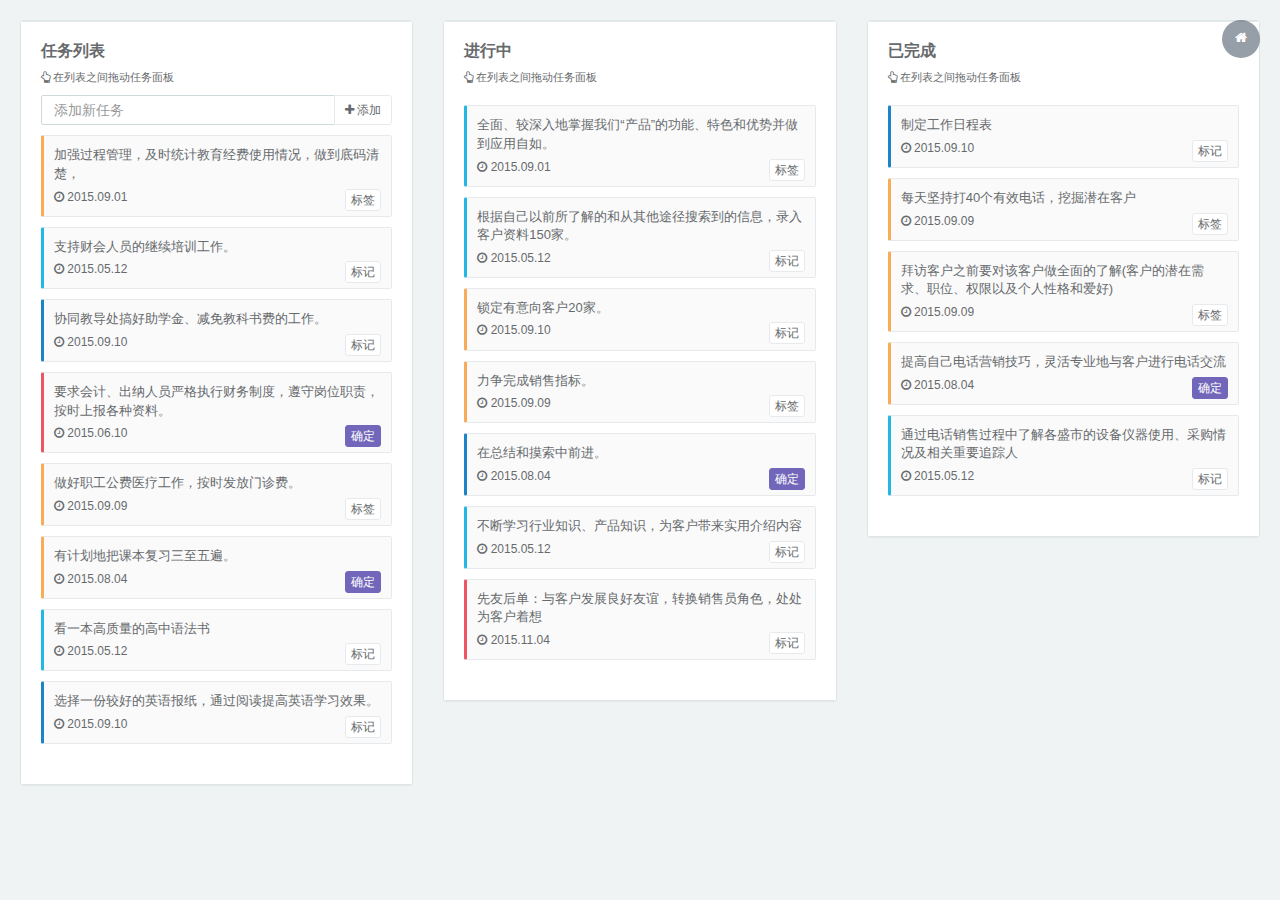
<file: hAdmin/agile_board.html>
<!DOCTYPE html>
<html>

<head>

    <meta charset="utf-8">
    <meta name="viewport" content="width=device-width, initial-scale=1.0">


    <title> - 任务清单</title>
    <meta name="keywords" content="">
    <meta name="description" content="">

    <link rel="shortcut icon" href="favicon.ico"> <link href="css/bootstrap.min.css?v=3.3.6" rel="stylesheet">
    <link href="css/font-awesome.css?v=4.4.0" rel="stylesheet">

    <link href="css/animate.css" rel="stylesheet">
    <link href="css/style.css?v=4.1.0" rel="stylesheet">

</head>

<body class="gray-bg">
    <div class="wrapper wrapper-content  animated fadeInRight">
        <div class="row">
            <div class="col-sm-4">
                <div class="ibox">
                    <div class="ibox-content">
                        <h3>任务列表</h3>
                        <p class="small"><i class="fa fa-hand-o-up"></i> 在列表之间拖动任务面板</p>

                        <div class="input-group">
                            <input type="text" placeholder="添加新任务" class="input input-sm form-control">
                            <span class="input-group-btn">
                                        <button type="button" class="btn btn-sm btn-white"> <i class="fa fa-plus"></i> 添加</button>
                                </span>
                        </div>

                        <ul class="sortable-list connectList agile-list">
                            <li class="warning-element">
                                加强过程管理，及时统计教育经费使用情况，做到底码清楚，
                                <div class="agile-detail">
                                    <a href="#" class="pull-right btn btn-xs btn-white">标签</a>
                                    <i class="fa fa-clock-o"></i> 2015.09.01
                                </div>
                            </li>
                            <li class="success-element">
                                支持财会人员的继续培训工作。
                                <div class="agile-detail">
                                    <a href="#" class="pull-right btn btn-xs btn-white">标记</a>
                                    <i class="fa fa-clock-o"></i> 2015.05.12
                                </div>
                            </li>
                            <li class="info-element">
                                协同教导处搞好助学金、减免教科书费的工作。
                                <div class="agile-detail">
                                    <a href="#" class="pull-right btn btn-xs btn-white">标记</a>
                                    <i class="fa fa-clock-o"></i> 2015.09.10
                                </div>
                            </li>
                            <li class="danger-element">
                                要求会计、出纳人员严格执行财务制度，遵守岗位职责，按时上报各种资料。
                                <div class="agile-detail">
                                    <a href="#" class="pull-right btn btn-xs btn-primary">确定</a>
                                    <i class="fa fa-clock-o"></i> 2015.06.10
                                </div>
                            </li>
                            <li class="warning-element">
                                做好职工公费医疗工作，按时发放门诊费。
                                <div class="agile-detail">
                                    <a href="#" class="pull-right btn btn-xs btn-white">标签</a>
                                    <i class="fa fa-clock-o"></i> 2015.09.09
                                </div>
                            </li>
                            <li class="warning-element">
                                有计划地把课本复习三至五遍。
                                <div class="agile-detail">
                                    <a href="#" class="pull-right btn btn-xs btn-primary">确定</a>
                                    <i class="fa fa-clock-o"></i> 2015.08.04
                                </div>
                            </li>
                            <li class="success-element">
                                看一本高质量的高中语法书
                                <div class="agile-detail">
                                    <a href="#" class="pull-right btn btn-xs btn-white">标记</a>
                                    <i class="fa fa-clock-o"></i> 2015.05.12
                                </div>
                            </li>
                            <li class="info-element">
                                选择一份较好的英语报纸，通过阅读提高英语学习效果。
                                <div class="agile-detail">
                                    <a href="#" class="pull-right btn btn-xs btn-white">标记</a>
                                    <i class="fa fa-clock-o"></i> 2015.09.10
                                </div>
                            </li>
                        </ul>
                    </div>
                </div>
            </div>
            <div class="col-sm-4">
                <div class="ibox">
                    <div class="ibox-content">
                        <h3>进行中</h3>
                        <p class="small"><i class="fa fa-hand-o-up"></i> 在列表之间拖动任务面板</p>
                        <ul class="sortable-list connectList agile-list">
                            <li class="success-element">
                                全面、较深入地掌握我们“产品”的功能、特色和优势并做到应用自如。
                                <div class="agile-detail">
                                    <a href="#" class="pull-right btn btn-xs btn-white">标签</a>
                                    <i class="fa fa-clock-o"></i> 2015.09.01
                                </div>
                            </li>
                            <li class="success-element">
                                根据自己以前所了解的和从其他途径搜索到的信息，录入客户资料150家。
                                <div class="agile-detail">
                                    <a href="#" class="pull-right btn btn-xs btn-white">标记</a>
                                    <i class="fa fa-clock-o"></i> 2015.05.12
                                </div>
                            </li>
                            <li class="warning-element">
                                锁定有意向客户20家。
                                <div class="agile-detail">
                                    <a href="#" class="pull-right btn btn-xs btn-white">标记</a>
                                    <i class="fa fa-clock-o"></i> 2015.09.10
                                </div>
                            </li>
                            <li class="warning-element">
                                力争完成销售指标。
                                <div class="agile-detail">
                                    <a href="#" class="pull-right btn btn-xs btn-white">标签</a>
                                    <i class="fa fa-clock-o"></i> 2015.09.09
                                </div>
                            </li>
                            <li class="info-element">
                                在总结和摸索中前进。
                                <div class="agile-detail">
                                    <a href="#" class="pull-right btn btn-xs btn-primary">确定</a>
                                    <i class="fa fa-clock-o"></i> 2015.08.04
                                </div>
                            </li>
                            <li class="success-element">
                                不断学习行业知识、产品知识，为客户带来实用介绍内容
                                <div class="agile-detail">
                                    <a href="#" class="pull-right btn btn-xs btn-white">标记</a>
                                    <i class="fa fa-clock-o"></i> 2015.05.12
                                </div>
                            </li>
                            <li class="danger-element">
                                先友后单：与客户发展良好友谊，转换销售员角色，处处为客户着想
                                <div class="agile-detail">
                                    <a href="#" class="pull-right btn btn-xs btn-white">标记</a>
                                    <i class="fa fa-clock-o"></i> 2015.11.04
                                </div>
                            </li>
                        </ul>
                    </div>
                </div>
            </div>
            <div class="col-sm-4">
                <div class="ibox">
                    <div class="ibox-content">
                        <h3>已完成</h3>
                        <p class="small"><i class="fa fa-hand-o-up"></i> 在列表之间拖动任务面板</p>
                        <ul class="sortable-list connectList agile-list">
                            <li class="info-element">
                                制定工作日程表
                                <div class="agile-detail">
                                    <a href="#" class="pull-right btn btn-xs btn-white">标记</a>
                                    <i class="fa fa-clock-o"></i> 2015.09.10
                                </div>
                            </li>
                            <li class="warning-element">
                                每天坚持打40个有效电话，挖掘潜在客户
                                <div class="agile-detail">
                                    <a href="#" class="pull-right btn btn-xs btn-white">标签</a>
                                    <i class="fa fa-clock-o"></i> 2015.09.09
                                </div>
                            </li>
                            <li class="warning-element">
                                拜访客户之前要对该客户做全面的了解(客户的潜在需求、职位、权限以及个人性格和爱好)
                                <div class="agile-detail">
                                    <a href="#" class="pull-right btn btn-xs btn-white">标签</a>
                                    <i class="fa fa-clock-o"></i> 2015.09.09
                                </div>
                            </li>
                            <li class="warning-element">
                                提高自己电话营销技巧，灵活专业地与客户进行电话交流
                                <div class="agile-detail">
                                    <a href="#" class="pull-right btn btn-xs btn-primary">确定</a>
                                    <i class="fa fa-clock-o"></i> 2015.08.04
                                </div>
                            </li>
                            <li class="success-element">
                                通过电话销售过程中了解各盛市的设备仪器使用、采购情况及相关重要追踪人
                                <div class="agile-detail">
                                    <a href="#" class="pull-right btn btn-xs btn-white">标记</a>
                                    <i class="fa fa-clock-o"></i> 2015.05.12
                                </div>
                            </li>

                        </ul>
                    </div>
                </div>
            </div>

        </div>


    </div>

    <!-- 全局js -->
    <script src="js/jquery.min.js?v=2.1.4"></script>
    <script src="js/bootstrap.min.js?v=3.3.6"></script>
    <script src="js/jquery-ui-1.10.4.min.js"></script>

    <!-- 自定义js -->
    <script src="js/content.js?v=1.0.0"></script>

    <script>
        $(document).ready(function () {
            $(".sortable-list").sortable({
                connectWith: ".connectList"
            }).disableSelection();

        });
    </script>

    
    

</body>

</html>
</file>
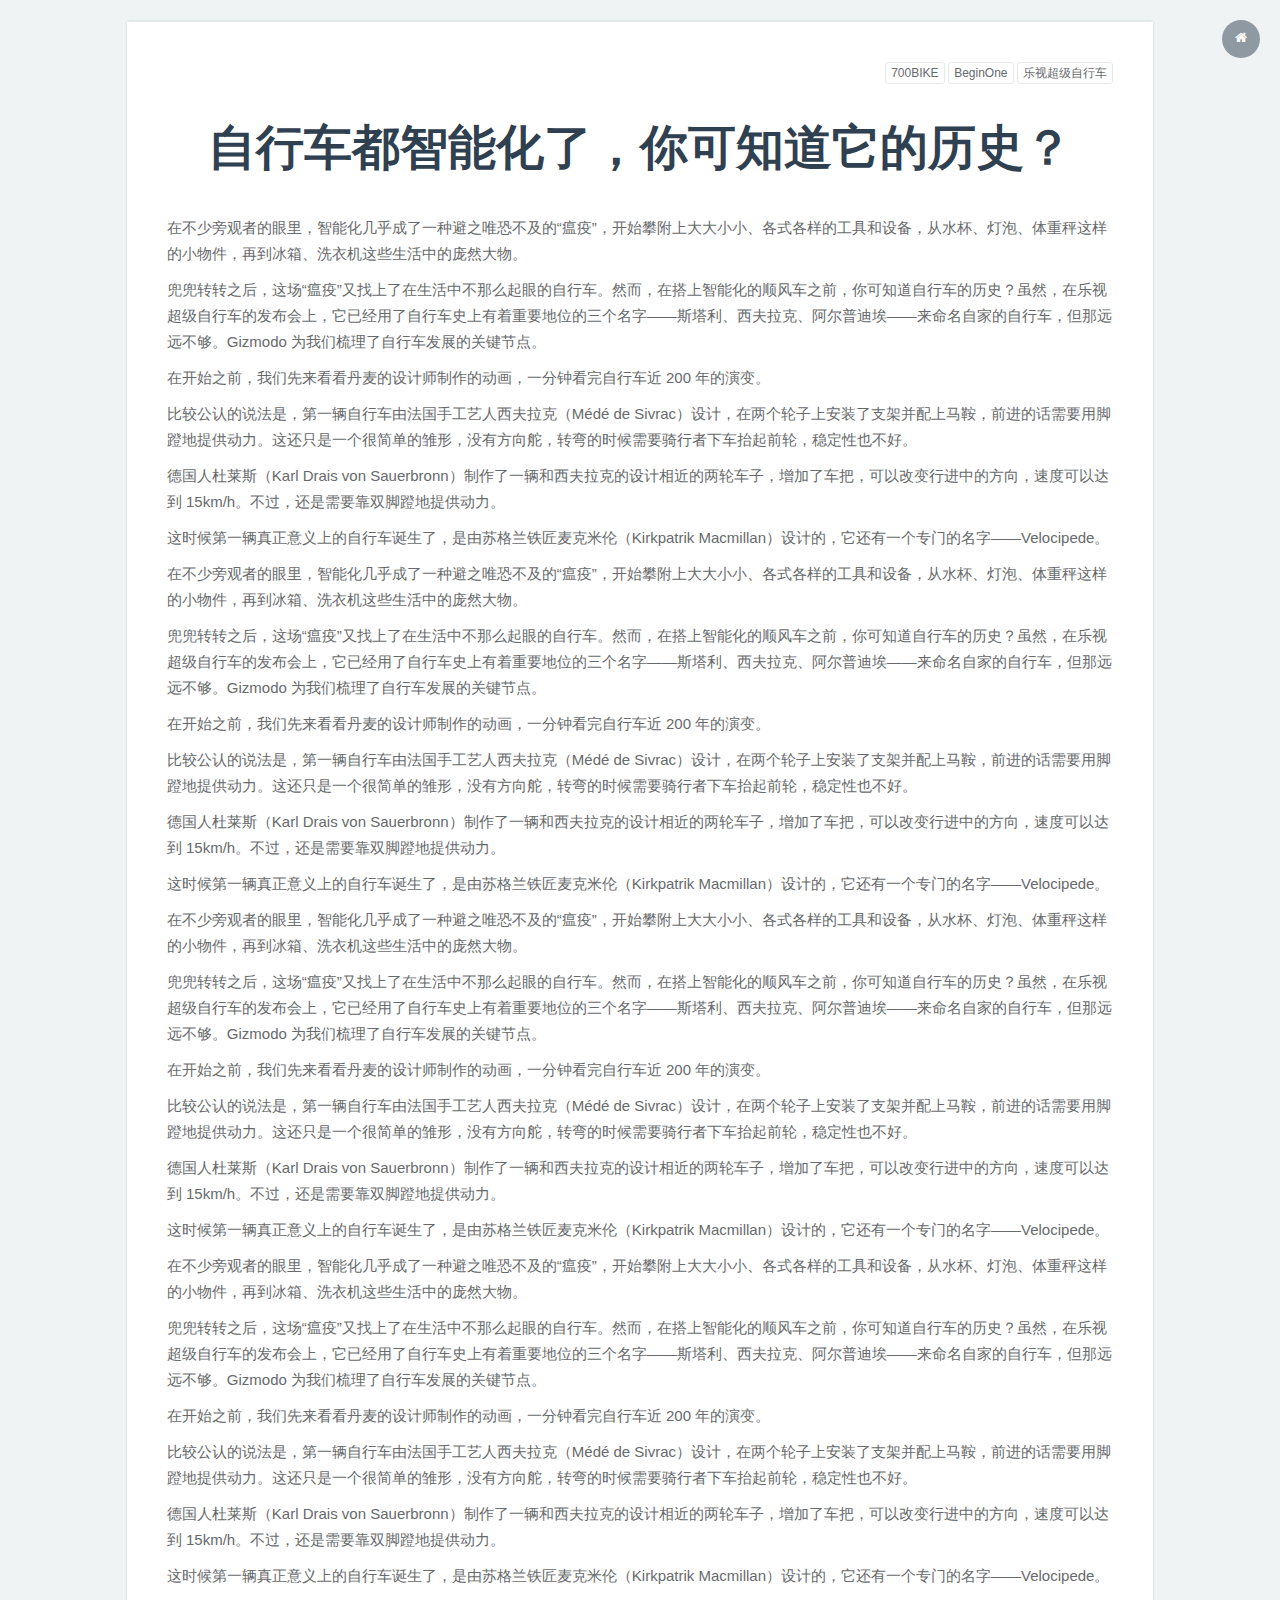
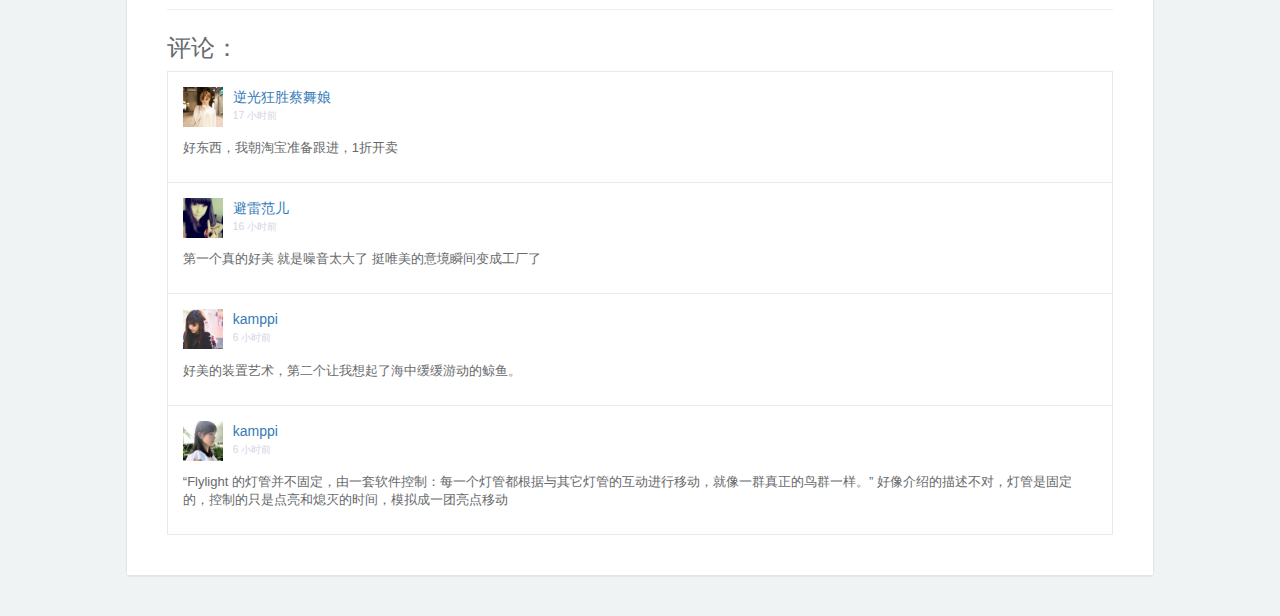
<file: hAdmin/article.html>
<!DOCTYPE html>
<html>

<head>

    <meta charset="utf-8">
    <meta name="viewport" content="width=device-width, initial-scale=1.0">


    <title> - 文章页面</title>
    <meta name="keywords" content="">
    <meta name="description" content="">

    <link rel="shortcut icon" href="favicon.ico"> <link href="css/bootstrap.min.css?v=3.3.6" rel="stylesheet">
    <link href="css/font-awesome.css?v=4.4.0" rel="stylesheet">

    <link href="css/animate.css" rel="stylesheet">
    <link href="css/style.css?v=4.1.0" rel="stylesheet">

</head>

<body class="gray-bg">
    <div class="wrapper wrapper-content  animated fadeInRight article">
        <div class="row">
            <div class="col-lg-10 col-lg-offset-1">
                <div class="ibox">
                    <div class="ibox-content">
                        <div class="pull-right">
                            <button class="btn btn-white btn-xs" type="button">700BIKE</button>
                            <button class="btn btn-white btn-xs" type="button">BeginOne</button>
                            <button class="btn btn-white btn-xs" type="button">乐视超级自行车</button>
                        </div>
                        <div class="text-center article-title">
                            <h1>
                                    自行车都智能化了，你可知道它的历史？
                                </h1>
                        </div>
                        <p>
                            在不少旁观者的眼里，智能化几乎成了一种避之唯恐不及的“瘟疫”，开始攀附上大大小小、各式各样的工具和设备，从水杯、灯泡、体重秤这样的小物件，再到冰箱、洗衣机这些生活中的庞然大物。
                        </p>
                        <p>
                            兜兜转转之后，这场“瘟疫”又找上了在生活中不那么起眼的自行车。然而，在搭上智能化的顺风车之前，你可知道自行车的历史？虽然，在乐视超级自行车的发布会上，它已经用了自行车史上有着重要地位的三个名字——斯塔利、西夫拉克、阿尔普迪埃——来命名自家的自行车，但那远远不够。Gizmodo 为我们梳理了自行车发展的关键节点。
                        </p>
                        <p>
                            在开始之前，我们先来看看丹麦的设计师制作的动画，一分钟看完自行车近 200 年的演变。
                        </p>
                        <p>
                            比较公认的说法是，第一辆自行车由法国手工艺人西夫拉克（Médé de Sivrac）设计，在两个轮子上安装了支架并配上马鞍，前进的话需要用脚蹬地提供动力。这还只是一个很简单的雏形，没有方向舵，转弯的时候需要骑行者下车抬起前轮，稳定性也不好。
                        </p>
                        <p>
                            德国人杜莱斯（Karl Drais von Sauerbronn）制作了一辆和西夫拉克的设计相近的两轮车子，增加了车把，可以改变行进中的方向，速度可以达到 15km/h。不过，还是需要靠双脚蹬地提供动力。
                        </p>
                        <p>
                            这时候第一辆真正意义上的自行车诞生了，是由苏格兰铁匠麦克米伦（Kirkpatrik Macmillan）设计的，它还有一个专门的名字——Velocipede。
                        </p>
                        <p>
                            在不少旁观者的眼里，智能化几乎成了一种避之唯恐不及的“瘟疫”，开始攀附上大大小小、各式各样的工具和设备，从水杯、灯泡、体重秤这样的小物件，再到冰箱、洗衣机这些生活中的庞然大物。
                        </p>
                        <p>
                            兜兜转转之后，这场“瘟疫”又找上了在生活中不那么起眼的自行车。然而，在搭上智能化的顺风车之前，你可知道自行车的历史？虽然，在乐视超级自行车的发布会上，它已经用了自行车史上有着重要地位的三个名字——斯塔利、西夫拉克、阿尔普迪埃——来命名自家的自行车，但那远远不够。Gizmodo 为我们梳理了自行车发展的关键节点。
                        </p>
                        <p>
                            在开始之前，我们先来看看丹麦的设计师制作的动画，一分钟看完自行车近 200 年的演变。
                        </p>
                        <p>
                            比较公认的说法是，第一辆自行车由法国手工艺人西夫拉克（Médé de Sivrac）设计，在两个轮子上安装了支架并配上马鞍，前进的话需要用脚蹬地提供动力。这还只是一个很简单的雏形，没有方向舵，转弯的时候需要骑行者下车抬起前轮，稳定性也不好。
                        </p>
                        <p>
                            德国人杜莱斯（Karl Drais von Sauerbronn）制作了一辆和西夫拉克的设计相近的两轮车子，增加了车把，可以改变行进中的方向，速度可以达到 15km/h。不过，还是需要靠双脚蹬地提供动力。
                        </p>
                        <p>
                            这时候第一辆真正意义上的自行车诞生了，是由苏格兰铁匠麦克米伦（Kirkpatrik Macmillan）设计的，它还有一个专门的名字——Velocipede。
                        </p>
                        <p>
                            在不少旁观者的眼里，智能化几乎成了一种避之唯恐不及的“瘟疫”，开始攀附上大大小小、各式各样的工具和设备，从水杯、灯泡、体重秤这样的小物件，再到冰箱、洗衣机这些生活中的庞然大物。
                        </p>
                        <p>
                            兜兜转转之后，这场“瘟疫”又找上了在生活中不那么起眼的自行车。然而，在搭上智能化的顺风车之前，你可知道自行车的历史？虽然，在乐视超级自行车的发布会上，它已经用了自行车史上有着重要地位的三个名字——斯塔利、西夫拉克、阿尔普迪埃——来命名自家的自行车，但那远远不够。Gizmodo 为我们梳理了自行车发展的关键节点。
                        </p>
                        <p>
                            在开始之前，我们先来看看丹麦的设计师制作的动画，一分钟看完自行车近 200 年的演变。
                        </p>
                        <p>
                            比较公认的说法是，第一辆自行车由法国手工艺人西夫拉克（Médé de Sivrac）设计，在两个轮子上安装了支架并配上马鞍，前进的话需要用脚蹬地提供动力。这还只是一个很简单的雏形，没有方向舵，转弯的时候需要骑行者下车抬起前轮，稳定性也不好。
                        </p>
                        <p>
                            德国人杜莱斯（Karl Drais von Sauerbronn）制作了一辆和西夫拉克的设计相近的两轮车子，增加了车把，可以改变行进中的方向，速度可以达到 15km/h。不过，还是需要靠双脚蹬地提供动力。
                        </p>
                        <p>
                            这时候第一辆真正意义上的自行车诞生了，是由苏格兰铁匠麦克米伦（Kirkpatrik Macmillan）设计的，它还有一个专门的名字——Velocipede。
                        </p>
                        <p>
                            在不少旁观者的眼里，智能化几乎成了一种避之唯恐不及的“瘟疫”，开始攀附上大大小小、各式各样的工具和设备，从水杯、灯泡、体重秤这样的小物件，再到冰箱、洗衣机这些生活中的庞然大物。
                        </p>
                        <p>
                            兜兜转转之后，这场“瘟疫”又找上了在生活中不那么起眼的自行车。然而，在搭上智能化的顺风车之前，你可知道自行车的历史？虽然，在乐视超级自行车的发布会上，它已经用了自行车史上有着重要地位的三个名字——斯塔利、西夫拉克、阿尔普迪埃——来命名自家的自行车，但那远远不够。Gizmodo 为我们梳理了自行车发展的关键节点。
                        </p>
                        <p>
                            在开始之前，我们先来看看丹麦的设计师制作的动画，一分钟看完自行车近 200 年的演变。
                        </p>
                        <p>
                            比较公认的说法是，第一辆自行车由法国手工艺人西夫拉克（Médé de Sivrac）设计，在两个轮子上安装了支架并配上马鞍，前进的话需要用脚蹬地提供动力。这还只是一个很简单的雏形，没有方向舵，转弯的时候需要骑行者下车抬起前轮，稳定性也不好。
                        </p>
                        <p>
                            德国人杜莱斯（Karl Drais von Sauerbronn）制作了一辆和西夫拉克的设计相近的两轮车子，增加了车把，可以改变行进中的方向，速度可以达到 15km/h。不过，还是需要靠双脚蹬地提供动力。
                        </p>
                        <p>
                            这时候第一辆真正意义上的自行车诞生了，是由苏格兰铁匠麦克米伦（Kirkpatrik Macmillan）设计的，它还有一个专门的名字——Velocipede。
                        </p>
                        <hr>

                        <div class="row">
                            <div class="col-lg-12">

                                <h2>评论：</h2>
                                <div class="social-feed-box">
                                    <div class="social-avatar">
                                        <a href="" class="pull-left">
                                            <img alt="image" src="img/a1.jpg">
                                        </a>
                                        <div class="media-body">
                                            <a href="#">
                                                    逆光狂胜蔡舞娘
                                                </a>
                                            <small class="text-muted">17 小时前</small>
                                        </div>
                                    </div>
                                    <div class="social-body">
                                        <p>
                                            好东西，我朝淘宝准备跟进，1折开卖
                                        </p>
                                    </div>
                                </div>
                                <div class="social-feed-box">
                                    <div class="social-avatar">
                                        <a href="" class="pull-left">
                                            <img alt="image" src="img/a2.jpg">
                                        </a>
                                        <div class="media-body">
                                            <a href="#">
                                                    避雷范儿
                                                </a>
                                            <small class="text-muted"> 16 小时前</small>
                                        </div>
                                    </div>
                                    <div class="social-body">
                                        <p>
                                            第一个真的好美 就是噪音太大了 挺唯美的意境瞬间变成工厂了
                                        </p>
                                    </div>
                                </div>
                                <div class="social-feed-box">
                                    <div class="social-avatar">
                                        <a href="" class="pull-left">
                                            <img alt="image" src="img/a3.jpg">
                                        </a>
                                        <div class="media-body">
                                            <a href="#">
                                                    kamppi
                                                </a>
                                            <small class="text-muted"> 6 小时前</small>
                                        </div>
                                    </div>
                                    <div class="social-body">
                                        <p>
                                            好美的装置艺术，第二个让我想起了海中缓缓游动的鲸鱼。
                                        </p>
                                    </div>
                                </div>
                                <div class="social-feed-box">
                                    <div class="social-avatar">
                                        <a href="" class="pull-left">
                                            <img alt="image" src="img/a5.jpg">
                                        </a>
                                        <div class="media-body">
                                            <a href="#">
                                                    kamppi
                                                </a>
                                            <small class="text-muted">6 小时前</small>
                                        </div>
                                    </div>
                                    <div class="social-body">
                                        <p>
                                            “Flylight 的灯管并不固定，由一套软件控制：每一个灯管都根据与其它灯管的互动进行移动，就像一群真正的鸟群一样。” 好像介绍的描述不对，灯管是固定的，控制的只是点亮和熄灭的时间，模拟成一团亮点移动
                                        </p>
                                    </div>
                                </div>


                            </div>
                        </div>


                    </div>
                </div>
            </div>
        </div>

    </div>

    <!-- 全局js -->
    <script src="js/jquery.min.js?v=2.1.4"></script>
    <script src="js/bootstrap.min.js?v=3.3.6"></script>



    <!-- 自定义js -->
    <script src="js/content.js?v=1.0.0"></script>


    
    

</body>

</html>
</file>
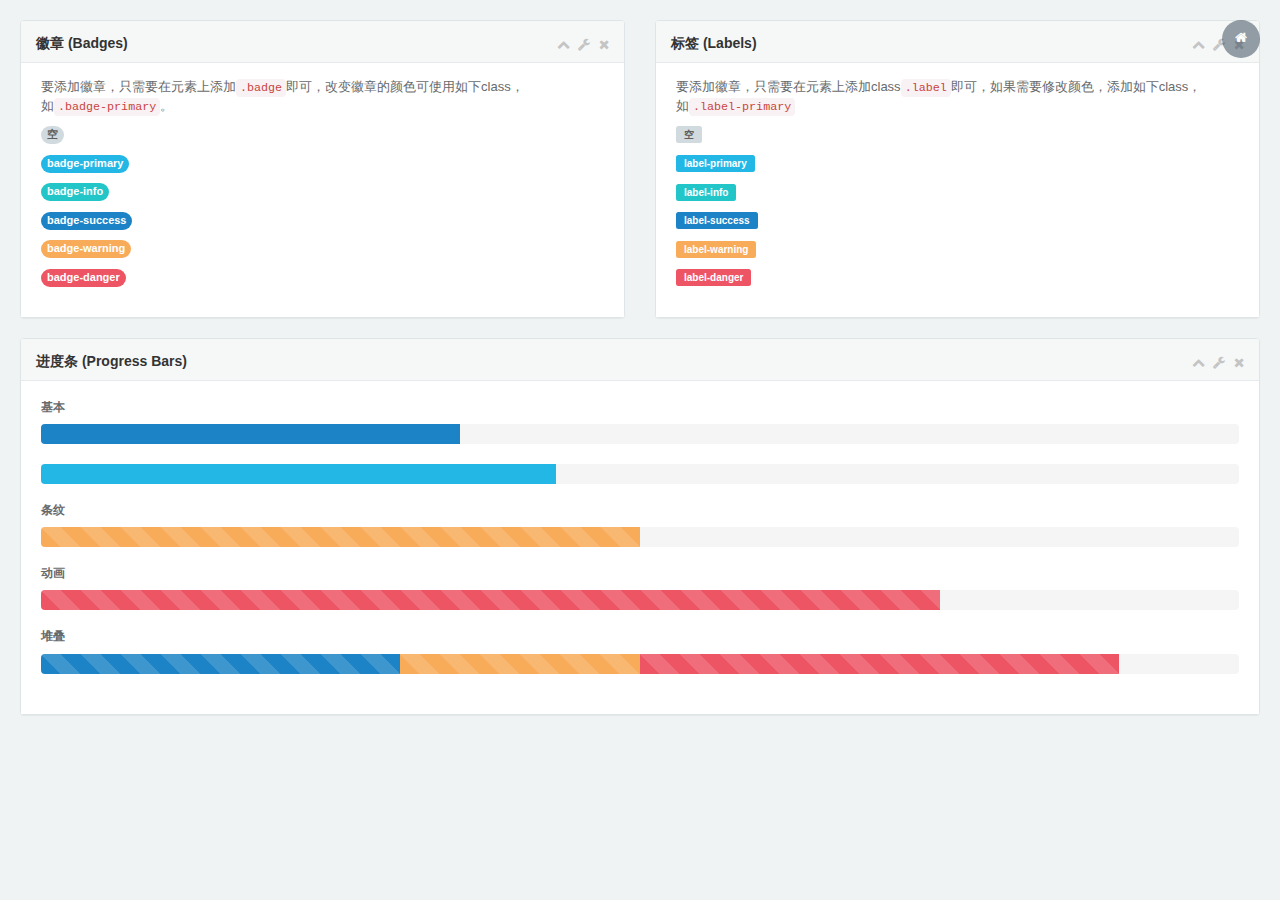
<file: hAdmin/badges_labels.html>
<!DOCTYPE html>
<html>

<head>

    <meta charset="utf-8">
    <meta name="viewport" content="width=device-width, initial-scale=1.0">


    <title> - 徽章，标签，进度条</title>
    <meta name="keywords" content="">
    <meta name="description" content="">

    <link rel="shortcut icon" href="favicon.ico"> <link href="css/bootstrap.min.css?v=3.3.6" rel="stylesheet">
    <link href="css/font-awesome.css?v=4.4.0" rel="stylesheet">

    <link href="css/animate.css" rel="stylesheet">
    <link href="css/style.css?v=4.1.0" rel="stylesheet">

</head>

<body class="gray-bg">
    <div class="wrapper wrapper-content animated fadeInRight">
        <div class="row">
            <div class="col-sm-6">
                <div class="ibox float-e-margins">
                    <div class="ibox-title">
                        <h5>徽章 (Badges)</h5>
                        <div class="ibox-tools">
                            <a class="collapse-link">
                                <i class="fa fa-chevron-up"></i>
                            </a>
                            <a class="dropdown-toggle" data-toggle="dropdown" href="badges_labels.html#">
                                <i class="fa fa-wrench"></i>
                            </a>
                            <ul class="dropdown-menu dropdown-user">
                                <li><a href="badges_labels.html#">选项1</a>
                                </li>
                                <li><a href="badges_labels.html#">选项2</a>
                                </li>
                            </ul>
                            <a class="close-link">
                                <i class="fa fa-times"></i>
                            </a>
                        </div>
                    </div>
                    <div class="ibox-content">
                        <p>
                            要添加徽章，只需要在元素上添加<code>.badge</code>即可，改变徽章的颜色可使用如下class，如<code>.badge-primary</code>。
                        </p>
                        <p><span class="badge">空</span>
                        </p>
                        <p><span class="badge badge-primary">badge-primary</span>
                        </p>
                        <p><span class="badge badge-info">badge-info</span>
                        </p>
                        <p><span class="badge badge-success">badge-success</span>
                        </p>
                        <p><span class="badge badge-warning">badge-warning</span>
                        </p>
                        <p><span class="badge badge-danger">badge-danger</span>
                        </p>
                    </div>
                </div>
            </div>

            <div class="col-sm-6">
                <div class="ibox float-e-margins">
                    <div class="ibox-title">
                        <h5>标签 (Labels)</h5>
                        <div class="ibox-tools">
                            <a class="collapse-link">
                                <i class="fa fa-chevron-up"></i>
                            </a>
                            <a class="dropdown-toggle" data-toggle="dropdown" href="badges_labels.html#">
                                <i class="fa fa-wrench"></i>
                            </a>
                            <ul class="dropdown-menu dropdown-user">
                                <li><a href="badges_labels.html#">选项1</a>
                                </li>
                                <li><a href="badges_labels.html#">选项2</a>
                                </li>
                            </ul>
                            <a class="close-link">
                                <i class="fa fa-times"></i>
                            </a>
                        </div>
                    </div>
                    <div class="ibox-content">
                        <p>
                            要添加徽章，只需要在元素上添加class<code>.label</code>即可，如果需要修改颜色，添加如下class，如<code>.label-primary</code>
                        </p>
                        <p><span class="label">空</span>
                        </p>
                        <p><span class="label label-primary">label-primary</span>
                        </p>
                        <p><span class="label label-info">label-info</span>
                        </p>
                        <p><span class="label label-success">label-success</span>
                        </p>
                        <p><span class="label label-warning">label-warning</span>
                        </p>
                        <p><span class="label label-danger">label-danger</span>
                        </p>
                    </div>
                </div>
            </div>

        </div>
        <div class="row">
            <div class="col-sm-12">
                <div class="ibox float-e-margins">
                    <div class="ibox-title">
                        <h5>进度条 (Progress Bars)</h5>
                        <div class="ibox-tools">
                            <a class="collapse-link">
                                <i class="fa fa-chevron-up"></i>
                            </a>
                            <a class="dropdown-toggle" data-toggle="dropdown" href="badges_labels.html#">
                                <i class="fa fa-wrench"></i>
                            </a>
                            <ul class="dropdown-menu dropdown-user">
                                <li><a href="badges_labels.html#">选项1</a>
                                </li>
                                <li><a href="badges_labels.html#">选项2</a>
                                </li>
                            </ul>
                            <a class="close-link">
                                <i class="fa fa-times"></i>
                            </a>
                        </div>
                    </div>
                    <div class="ibox-content">
                        <h5>基本</h5>
                        <div class="progress">
                            <div style="width: 35%" aria-valuemax="100" aria-valuemin="0" aria-valuenow="35" role="progressbar" class="progress-bar progress-bar-success">
                                <span class="sr-only">35% Complete (success)</span>
                            </div>
                        </div>

                        <div class="progress progress-bar-default">
                            <div style="width: 43%" aria-valuemax="100" aria-valuemin="0" aria-valuenow="43" role="progressbar" class="progress-bar">
                                <span class="sr-only">43% Complete (success)</span>
                            </div>
                        </div>

                        <h5>条纹</h5>

                        <div class="progress progress-striped">
                            <div style="width: 50%" aria-valuemax="100" aria-valuemin="0" aria-valuenow="50" role="progressbar" class="progress-bar progress-bar-warning">
                                <span class="sr-only">40% Complete (success)</span>
                            </div>
                        </div>

                        <h5>动画</h5>

                        <div class="progress progress-striped active">
                            <div style="width: 75%" aria-valuemax="100" aria-valuemin="0" aria-valuenow="75" role="progressbar" class="progress-bar progress-bar-danger">
                                <span class="sr-only">40% Complete (success)</span>
                            </div>
                        </div>

                        <h5>堆叠</h5>

                        <div class="progress progress-striped active">
                            <div style="width: 30%" class="progress-bar progress-bar-success">
                                <span class="sr-only">30% Complete (success)</span>
                            </div>
                            <div style="width: 20%" class="progress-bar progress-bar-warning">
                                <span class="sr-only">15% Complete (warning)</span>
                            </div>
                            <div style="width: 40%" class="progress-bar progress-bar-danger">
                                <span class="sr-only">40% Complete (danger)</span>
                            </div>
                        </div>

                    </div>
                </div>
            </div>
        </div>
    </div>

    <!-- 全局js -->
    <script src="js/jquery.min.js?v=2.1.4"></script>
    <script src="js/bootstrap.min.js?v=3.3.6"></script>



    <!-- 自定义js -->
    <script src="js/content.js?v=1.0.0"></script>



    
    

</body>

</html>
</file>
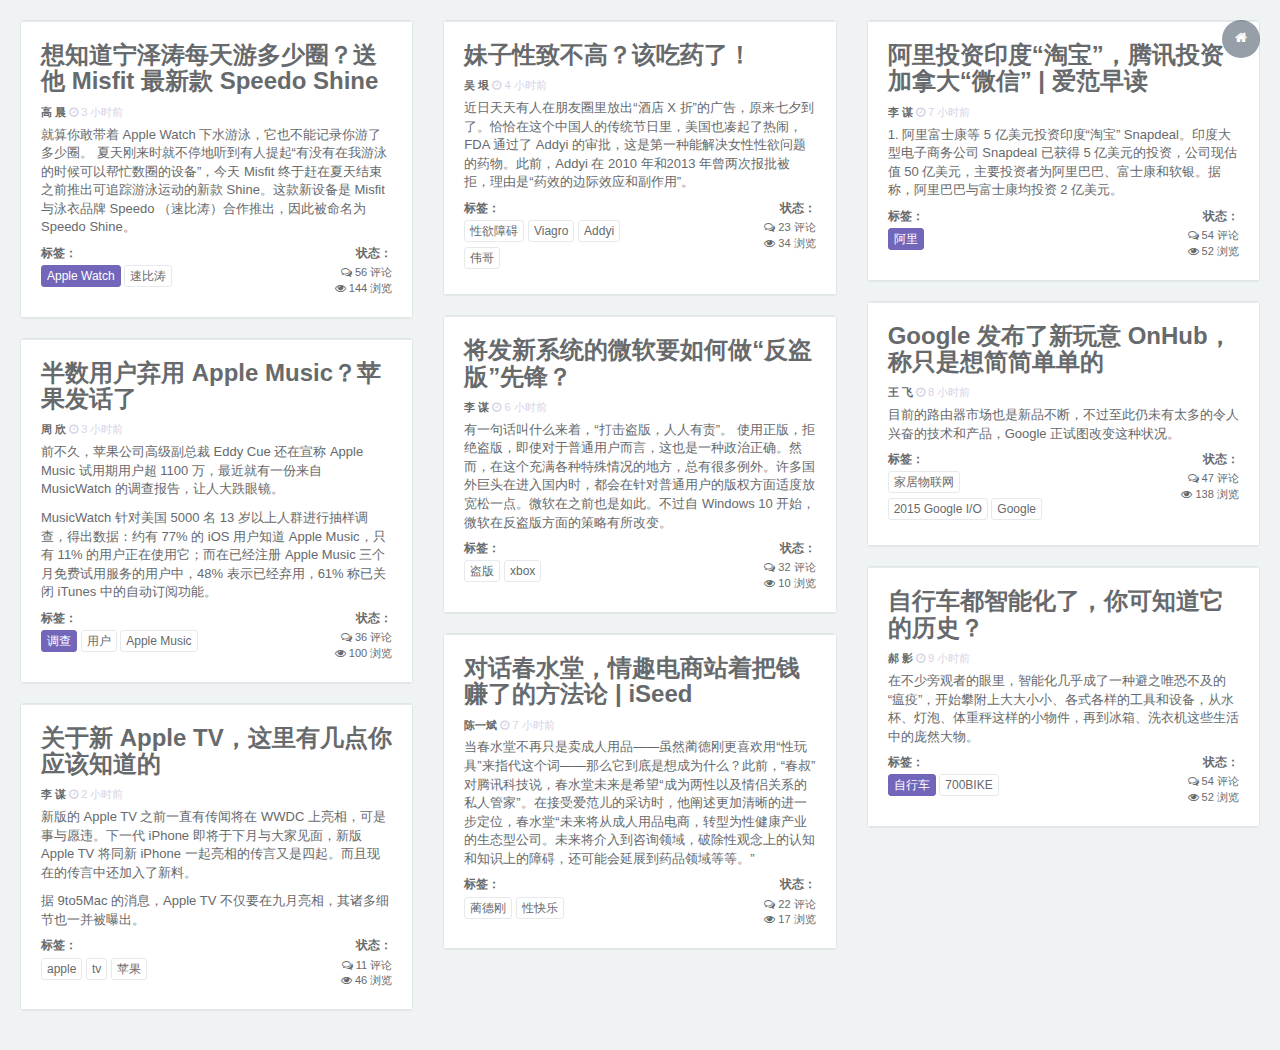
<file: hAdmin/blog.html>
<!DOCTYPE html>
<html>

<head>

    <meta charset="utf-8">
    <meta name="viewport" content="width=device-width, initial-scale=1.0">


    <title> - 文章列表</title>
    <meta name="keywords" content="">
    <meta name="description" content="">

    <link rel="shortcut icon" href="favicon.ico"> <link href="css/bootstrap.min.css?v=3.3.6" rel="stylesheet">
    <link href="css/font-awesome.css?v=4.4.0" rel="stylesheet">

    <link href="css/animate.css" rel="stylesheet">
    <link href="css/style.css?v=4.1.0" rel="stylesheet">

</head>

<body class="gray-bg">
    <div class="wrapper wrapper-content  animated fadeInRight blog">
        <div class="row">
            <div class="col-lg-4">
                <div class="ibox">
                    <div class="ibox-content">
                        <a href="article.html" class="btn-link">
                            <h2>
                                    想知道宁泽涛每天游多少圈？送他 Misfit 最新款 Speedo Shine
                                </h2>
                        </a>
                        <div class="small m-b-xs">
                            <strong>高 晨</strong> <span class="text-muted"><i class="fa fa-clock-o"></i> 3 小时前</span>
                        </div>
                        <p>
                            就算你敢带着 Apple Watch 下水游泳，它也不能记录你游了多少圈。 夏天刚来时就不停地听到有人提起“有没有在我游泳的时候可以帮忙数圈的设备”，今天 Misfit 终于赶在夏天结束之前推出可追踪游泳运动的新款 Shine。这款新设备是 Misfit 与泳衣品牌 Speedo （速比涛）合作推出，因此被命名为 Speedo Shine。
                        </p>
                        <div class="row">
                            <div class="col-md-6">
                                <h5>标签：</h5>
                                <button class="btn btn-primary btn-xs" type="button">Apple Watch</button>
                                <button class="btn btn-white btn-xs" type="button">速比涛</button>
                            </div>
                            <div class="col-md-6">
                                <div class="small text-right">
                                    <h5>状态：</h5>
                                    <div> <i class="fa fa-comments-o"> </i> 56 评论 </div>
                                    <i class="fa fa-eye"> </i> 144 浏览
                                </div>
                            </div>
                        </div>
                    </div>
                </div>
                <div class="ibox">
                    <div class="ibox-content">
                        <a href="article.html" class="btn-link">
                            <h2>
                                    半数用户弃用 Apple Music？苹果发话了
                                </h2>
                        </a>
                        <div class="small m-b-xs">
                            <strong>周 欣</strong> <span class="text-muted"><i class="fa fa-clock-o"></i> 3 小时前</span>
                        </div>
                        <p>
                            前不久，苹果公司高级副总裁 Eddy Cue 还在宣称 Apple Music 试用期用户超 1100 万，最近就有一份来自 MusicWatch 的调查报告，让人大跌眼镜。


                        </p>
                        <p>
                            MusicWatch 针对美国 5000 名 13 岁以上人群进行抽样调查，得出数据：约有 77% 的 iOS 用户知道 Apple Music，只有 11% 的用户正在使用它；而在已经注册 Apple Music 三个月免费试用服务的用户中，48% 表示已经弃用，61% 称已关闭 iTunes 中的自动订阅功能。
                        </p>
                        <div class="row">
                            <div class="col-md-6">
                                <h5>标签：</h5>
                                <button class="btn btn-primary btn-xs" type="button">调查</button>
                                <button class="btn btn-white btn-xs" type="button">用户</button>
                                <button class="btn btn-white btn-xs" type="button">Apple Music</button>
                            </div>
                            <div class="col-md-6">
                                <div class="small text-right">
                                    <h5>状态：</h5>
                                    <div> <i class="fa fa-comments-o"> </i> 36 评论 </div>
                                    <i class="fa fa-eye"> </i> 100 浏览
                                </div>
                            </div>
                        </div>
                    </div>
                </div>
                <div class="ibox">
                    <div class="ibox-content">
                        <a href="article.html" class="btn-link">
                            <h2>
                                    关于新 Apple TV，这里有几点你应该知道的
                                </h2>
                        </a>
                        <div class="small m-b-xs">
                            <strong>李 谋</strong> <span class="text-muted"><i class="fa fa-clock-o"></i> 2 小时前</span>
                        </div>
                        <p>
                            新版的 Apple TV 之前一直有传闻将在 WWDC 上亮相，可是事与愿违。下一代 iPhone 即将于下月与大家见面，新版 Apple TV 将同新 iPhone 一起亮相的传言又是四起。而且现在的传言中还加入了新料。</p>
                        <p>

                            据 9to5Mac 的消息，Apple TV 不仅要在九月亮相，其诸多细节也一并被曝出。
                        </p>
                        <div class="row">
                            <div class="col-md-6">
                                <h5>标签：</h5>
                                <button class="btn btn-white btn-xs" type="button">apple</button>
                                <button class="btn btn-white btn-xs" type="button">tv</button>
                                <button class="btn btn-white btn-xs" type="button">苹果</button>
                            </div>
                            <div class="col-md-6">
                                <div class="small text-right">
                                    <h5>状态：</h5>
                                    <div> <i class="fa fa-comments-o"> </i> 11 评论 </div>
                                    <i class="fa fa-eye"> </i> 46 浏览
                                </div>
                            </div>
                        </div>
                    </div>
                </div>
            </div>
            <div class="col-lg-4">
                <div class="ibox">
                    <div class="ibox-content">
                        <a href="article.html" class="btn-link">
                            <h2>
                                    妹子性致不高？该吃药了！
                                </h2>
                        </a>
                        <div class="small m-b-xs">
                            <strong>吴 垠</strong> <span class="text-muted"><i class="fa fa-clock-o"></i> 4 小时前</span>
                        </div>
                        <p>
                            近日天天有人在朋友圈里放出“酒店 X 折”的广告，原来七夕到了。恰恰在这个中国人的传统节日里，美国也凑起了热闹，FDA 通过了 Addyi 的审批，这是第一种能解决女性性欲问题的药物。此前，Addyi 在 2010 年和2013 年曾两次报批被拒，理由是“药效的边际效应和副作用”。</p>
                        <div class="row">
                            <div class="col-md-6">
                                <h5>标签：</h5>
                                <button class="btn btn-white btn-xs" type="button">性欲障碍</button>
                                <button class="btn btn-white btn-xs" type="button">Viagro</button>
                                <button class="btn btn-white btn-xs" type="button">Addyi</button>
                                <button class="btn btn-white btn-xs" type="button">伟哥</button>
                            </div>
                            <div class="col-md-6">
                                <div class="small text-right">
                                    <h5>状态：</h5>
                                    <div> <i class="fa fa-comments-o"> </i> 23 评论 </div>
                                    <i class="fa fa-eye"> </i> 34 浏览
                                </div>
                            </div>
                        </div>
                    </div>
                </div>
                <div class="ibox">
                    <div class="ibox-content">
                        <a href="article.html" class="btn-link">
                            <h2>

将发新系统的微软要如何做“反盗版”先锋？
                                </h2>
                        </a>
                        <div class="small m-b-xs">
                            <strong>李 谋</strong> <span class="text-muted"><i class="fa fa-clock-o"></i> 6 小时前</span>
                        </div>
                        <p>
                            有一句话叫什么来着，“打击盗版，人人有责”。 使用正版，拒绝盗版，即使对于普通用户而言，这也是一种政治正确。然而，在这个充满各种特殊情况的地方，总有很多例外。许多国外巨头在进入国内时，都会在针对普通用户的版权方面适度放宽松一点。微软在之前也是如此。不过自 Windows 10 开始，微软在反盗版方面的策略有所改变。
                        </p>
                        <div class="row">
                            <div class="col-md-6">
                                <h5>标签：</h5>
                                <button class="btn btn-white btn-xs" type="button">盗版</button>
                                <button class="btn btn-white btn-xs" type="button">xbox</button>
                            </div>
                            <div class="col-md-6">
                                <div class="small text-right">
                                    <h5>状态：</h5>
                                    <div> <i class="fa fa-comments-o"> </i> 32 评论 </div>
                                    <i class="fa fa-eye"> </i> 10 浏览
                                </div>
                            </div>
                        </div>
                    </div>
                </div>
                <div class="ibox">
                    <div class="ibox-content">
                        <a href="article.html" class="btn-link">
                            <h2>
                                    对话春水堂，情趣电商站着把钱赚了的方法论 | iSeed
                                </h2>
                        </a>
                        <div class="small m-b-xs">
                            <strong>陈一斌</strong> <span class="text-muted"><i class="fa fa-clock-o"></i> 7 小时前</span>
                        </div>
                        <p>
                            当春水堂不再只是卖成人用品——虽然蔺德刚更喜欢用“性玩具”来指代这个词——那么它到底是想成为什么？此前，“春叔”对腾讯科技说，春水堂未来是希望“成为两性以及情侣关系的私人管家”。在接受爱范儿的采访时，他阐述更加清晰的进一步定位，春水堂“未来将从成人用品电商，转型为性健康产业的生态型公司。未来将介入到咨询领域，破除性观念上的认知和知识上的障碍，还可能会延展到药品领域等等。”
                        </p>
                        <div class="row">
                            <div class="col-md-6">
                                <h5>标签：</h5>
                                <button class="btn btn-white btn-xs" type="button">蔺德刚</button>
                                <button class="btn btn-white btn-xs" type="button">性快乐</button>

                            </div>
                            <div class="col-md-6">
                                <div class="small text-right">
                                    <h5>状态：</h5>
                                    <div> <i class="fa fa-comments-o"> </i> 22 评论 </div>
                                    <i class="fa fa-eye"> </i> 17 浏览
                                </div>
                            </div>
                        </div>
                    </div>
                </div>
            </div>
            <div class="col-lg-4">
                <div class="ibox">
                    <div class="ibox-content">
                        <a href="article.html" class="btn-link">
                            <h2>
                                    阿里投资印度“淘宝”，腾讯投资加拿大“微信” | 爱范早读
                                </h2>
                        </a>
                        <div class="small m-b-xs">
                            <strong>李 谋</strong> <span class="text-muted"><i class="fa fa-clock-o"></i>  7 小时前</span>
                        </div>
                        <p>
                            1. 阿里富士康等 5 亿美元投资印度“淘宝” Snapdeal。印度大型电子商务公司 Snapdeal 已获得 5 亿美元的投资，公司现估值 50 亿美元，主要投资者为阿里巴巴、富士康和软银。据称，阿里巴巴与富士康均投资 2 亿美元。
                        </p>
                        <div class="row">
                            <div class="col-md-6">
                                <h5>标签：</h5>
                                <button class="btn btn-primary btn-xs" type="button">阿里</button>
                            </div>
                            <div class="col-md-6">
                                <div class="small text-right">
                                    <h5>状态：</h5>
                                    <div> <i class="fa fa-comments-o"> </i> 54 评论 </div>
                                    <i class="fa fa-eye"> </i> 52 浏览
                                </div>
                            </div>
                        </div>
                    </div>
                </div>
                <div class="ibox">
                    <div class="ibox-content">
                        <a href="article.html" class="btn-link">
                            <h2>
                                    Google 发布了新玩意 OnHub，称只是想简简单单的
                                </h2>
                        </a>
                        <div class="small m-b-xs">
                            <strong>王 飞</strong> <span class="text-muted"><i class="fa fa-clock-o"></i> 8 小时前</span>
                        </div>
                        <p>
                            目前的路由器市场也是新品不断，不过至此仍未有太多的令人兴奋的技术和产品，Google 正试图改变这种状况。
                        </p>
                        <div class="row">
                            <div class="col-md-6">
                                <h5>标签：</h5>
                                <button class="btn btn-white btn-xs" type="button">家居物联网</button>
                                <button class="btn btn-white btn-xs" type="button">2015 Google I/O</button>
                                <button class="btn btn-white btn-xs" type="button">Google</button>
                            </div>
                            <div class="col-md-6">
                                <div class="small text-right">
                                    <h5>状态：</h5>
                                    <div> <i class="fa fa-comments-o"> </i> 47 评论 </div>
                                    <i class="fa fa-eye"> </i> 138 浏览
                                </div>
                            </div>
                        </div>
                    </div>
                </div>
                <div class="ibox">
                    <div class="ibox-content">
                        <a href="article.html" class="btn-link">
                            <h2>
                                    自行车都智能化了，你可知道它的历史？
                                </h2>
                        </a>
                        <div class="small m-b-xs">
                            <strong>郝 影</strong> <span class="text-muted"><i class="fa fa-clock-o"></i> 9 小时前</span>
                        </div>
                        <p>
                            在不少旁观者的眼里，智能化几乎成了一种避之唯恐不及的“瘟疫”，开始攀附上大大小小、各式各样的工具和设备，从水杯、灯泡、体重秤这样的小物件，再到冰箱、洗衣机这些生活中的庞然大物。
                        </p>
                        <div class="row">
                            <div class="col-md-6">
                                <h5>标签：</h5>
                                <button class="btn btn-primary btn-xs" type="button">自行车</button>
                                <button class="btn btn-white btn-xs" type="button">700BIKE</button>
                            </div>
                            <div class="col-md-6">
                                <div class="small text-right">
                                    <h5>状态：</h5>
                                    <div> <i class="fa fa-comments-o"> </i> 54 评论 </div>
                                    <i class="fa fa-eye"> </i> 52 浏览
                                </div>
                            </div>
                        </div>
                    </div>
                </div>
            </div>
        </div>
    </div>

    <!-- 全局js -->
    <script src="js/jquery.min.js?v=2.1.4"></script>
    <script src="js/bootstrap.min.js?v=3.3.6"></script>

    <!-- 自定义js -->
    <script src="js/content.js?v=1.0.0"></script>


    
    

</body>

</html>
</file>
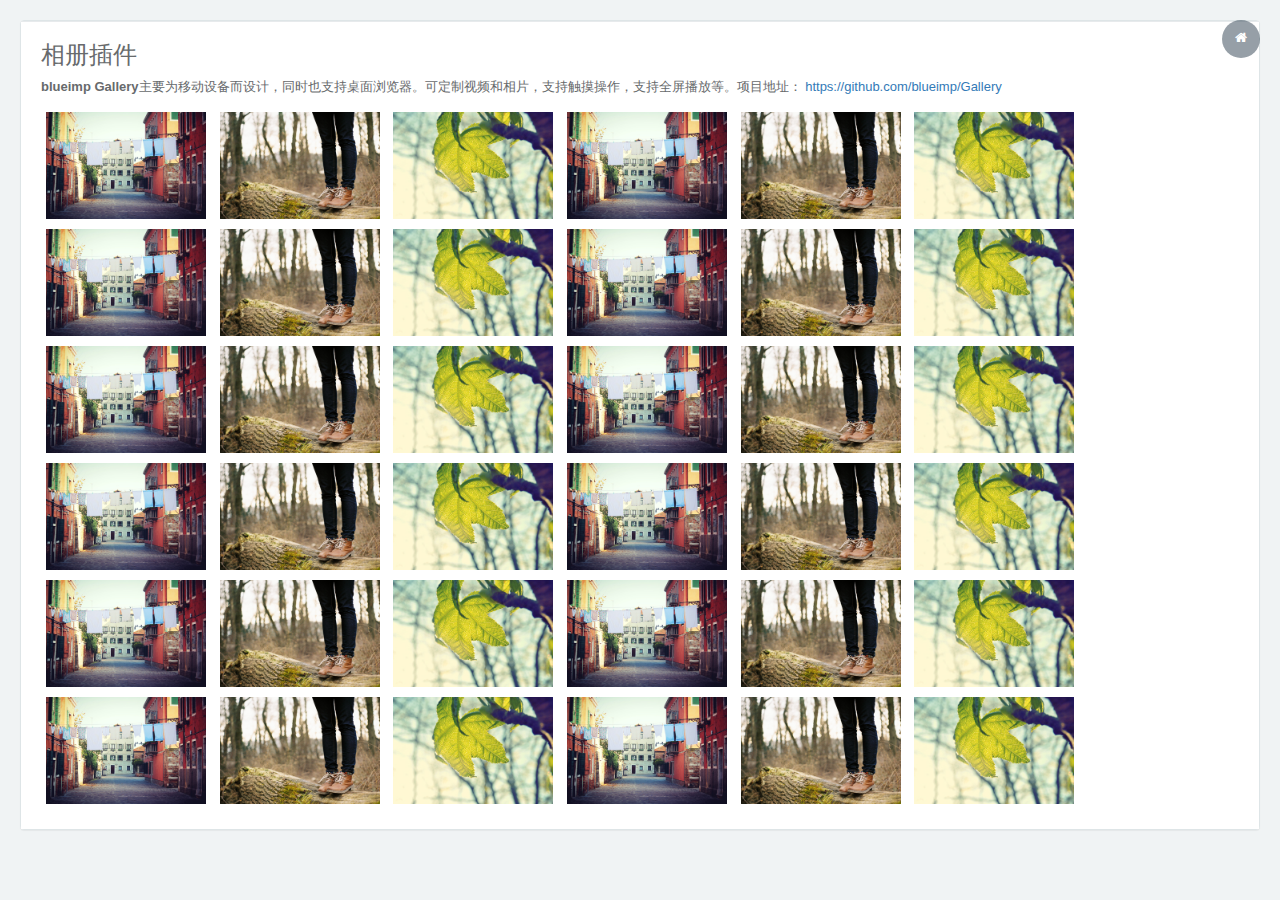
<file: hAdmin/blueimp.html>
<!DOCTYPE html>
<html>

<head>

    <meta charset="utf-8">
    <meta name="viewport" content="width=device-width, initial-scale=1.0">


    <title> - Blueimp相册</title>
    <meta name="keywords" content="">
    <meta name="description" content="">

    <link rel="shortcut icon" href="favicon.ico"> <link href="css/bootstrap.min.css?v=3.3.6" rel="stylesheet">
    <link href="css/font-awesome.css?v=4.4.0" rel="stylesheet">
    <link href="css/plugins/blueimp/css/blueimp-gallery.min.css" rel="stylesheet">

    <link href="css/animate.css" rel="stylesheet">
    <link href="css/style.css?v=4.1.0" rel="stylesheet">

    <style>
        .lightBoxGallery img {
            margin: 5px;
            width: 160px;
        }
    </style>

</head>

<body class="gray-bg">
    <div class="wrapper wrapper-content">
        <div class="row">
            <div class="col-lg-12">
                <div class="ibox float-e-margins">

                    <div class="ibox-content">

                        <h2>相册插件</h2>
                        <p>
                            <strong>blueimp Gallery</strong>主要为移动设备而设计，同时也支持桌面浏览器。可定制视频和相片，支持触摸操作，支持全屏播放等。项目地址： <a href="https://github.com/blueimp/Gallery" target="_blank">https://github.com/blueimp/Gallery</a>
                        </p>

                        <div class="lightBoxGallery">
                            <a href="img/p_big1.jpg" title="图片" data-gallery=""><img src="img/p1.jpg"></a>
                            <a href="img/p_big2.jpg" title="图片" data-gallery=""><img src="img/p2.jpg"></a>
                            <a href="img/p_big3.jpg" title="图片" data-gallery=""><img src="img/p3.jpg"></a>
                            <a href="img/p_big1.jpg" title="图片" data-gallery=""><img src="img/p1.jpg"></a>
                            <a href="img/p_big2.jpg" title="图片" data-gallery=""><img src="img/p2.jpg"></a>
                            <a href="img/p_big3.jpg" title="图片" data-gallery=""><img src="img/p3.jpg"></a>
                            <a href="img/p_big1.jpg" title="图片" data-gallery=""><img src="img/p1.jpg"></a>
                            <a href="img/p_big2.jpg" title="图片" data-gallery=""><img src="img/p2.jpg"></a>
                            <a href="img/p_big3.jpg" title="图片" data-gallery=""><img src="img/p3.jpg"></a>
                            <a href="img/p_big1.jpg" title="图片" data-gallery=""><img src="img/p1.jpg"></a>
                            <a href="img/p_big2.jpg" title="图片" data-gallery=""><img src="img/p2.jpg"></a>
                            <a href="img/p_big3.jpg" title="图片" data-gallery=""><img src="img/p3.jpg"></a>
                            <a href="img/p_big1.jpg" title="图片" data-gallery=""><img src="img/p1.jpg"></a>
                            <a href="img/p_big2.jpg" title="图片" data-gallery=""><img src="img/p2.jpg"></a>
                            <a href="img/p_big3.jpg" title="图片" data-gallery=""><img src="img/p3.jpg"></a>
                            <a href="img/p_big1.jpg" title="图片" data-gallery=""><img src="img/p1.jpg"></a>
                            <a href="img/p_big2.jpg" title="图片" data-gallery=""><img src="img/p2.jpg"></a>
                            <a href="img/p_big3.jpg" title="图片" data-gallery=""><img src="img/p3.jpg"></a>
                            <a href="img/p_big1.jpg" title="图片" data-gallery=""><img src="img/p1.jpg"></a>
                            <a href="img/p_big2.jpg" title="图片" data-gallery=""><img src="img/p2.jpg"></a>
                            <a href="img/p_big3.jpg" title="图片" data-gallery=""><img src="img/p3.jpg"></a>
                            <a href="img/p_big1.jpg" title="图片" data-gallery=""><img src="img/p1.jpg"></a>
                            <a href="img/p_big2.jpg" title="图片" data-gallery=""><img src="img/p2.jpg"></a>
                            <a href="img/p_big3.jpg" title="图片" data-gallery=""><img src="img/p3.jpg"></a>
                            <a href="img/p_big1.jpg" title="图片" data-gallery=""><img src="img/p1.jpg"></a>
                            <a href="img/p_big2.jpg" title="图片" data-gallery=""><img src="img/p2.jpg"></a>
                            <a href="img/p_big3.jpg" title="图片" data-gallery=""><img src="img/p3.jpg"></a>
                            <a href="img/p_big1.jpg" title="图片" data-gallery=""><img src="img/p1.jpg"></a>
                            <a href="img/p_big2.jpg" title="图片" data-gallery=""><img src="img/p2.jpg"></a>
                            <a href="img/p_big3.jpg" title="图片" data-gallery=""><img src="img/p3.jpg"></a>
                            <a href="img/p_big1.jpg" title="图片" data-gallery=""><img src="img/p1.jpg"></a>
                            <a href="img/p_big2.jpg" title="图片" data-gallery=""><img src="img/p2.jpg"></a>
                            <a href="img/p_big3.jpg" title="图片" data-gallery=""><img src="img/p3.jpg"></a>
                            <a href="img/p_big1.jpg" title="图片" data-gallery=""><img src="img/p1.jpg"></a>
                            <a href="img/p_big2.jpg" title="图片" data-gallery=""><img src="img/p2.jpg"></a>
                            <a href="img/p_big3.jpg" title="图片" data-gallery=""><img src="img/p3.jpg"></a>

                            <div id="blueimp-gallery" class="blueimp-gallery">
                                <div class="slides"></div>
                                <h3 class="title"></h3>
                                <a class="prev">‹</a>
                                <a class="next">›</a>
                                <a class="close">×</a>
                                <a class="play-pause"></a>
                                <ol class="indicator"></ol>
                            </div>
                        </div>
                    </div>
                </div>
            </div>
        </div>
    </div>

    <!-- 全局js -->
    <script src="js/jquery.min.js?v=2.1.4"></script>
    <script src="js/bootstrap.min.js?v=3.3.6"></script>

    <!-- 自定义js -->
    <script src="js/content.js?v=1.0.0"></script>

    <!-- blueimp gallery -->
    <script src="js/plugins/blueimp/jquery.blueimp-gallery.min.js"></script>

    
    

</body>

</html>
</file>
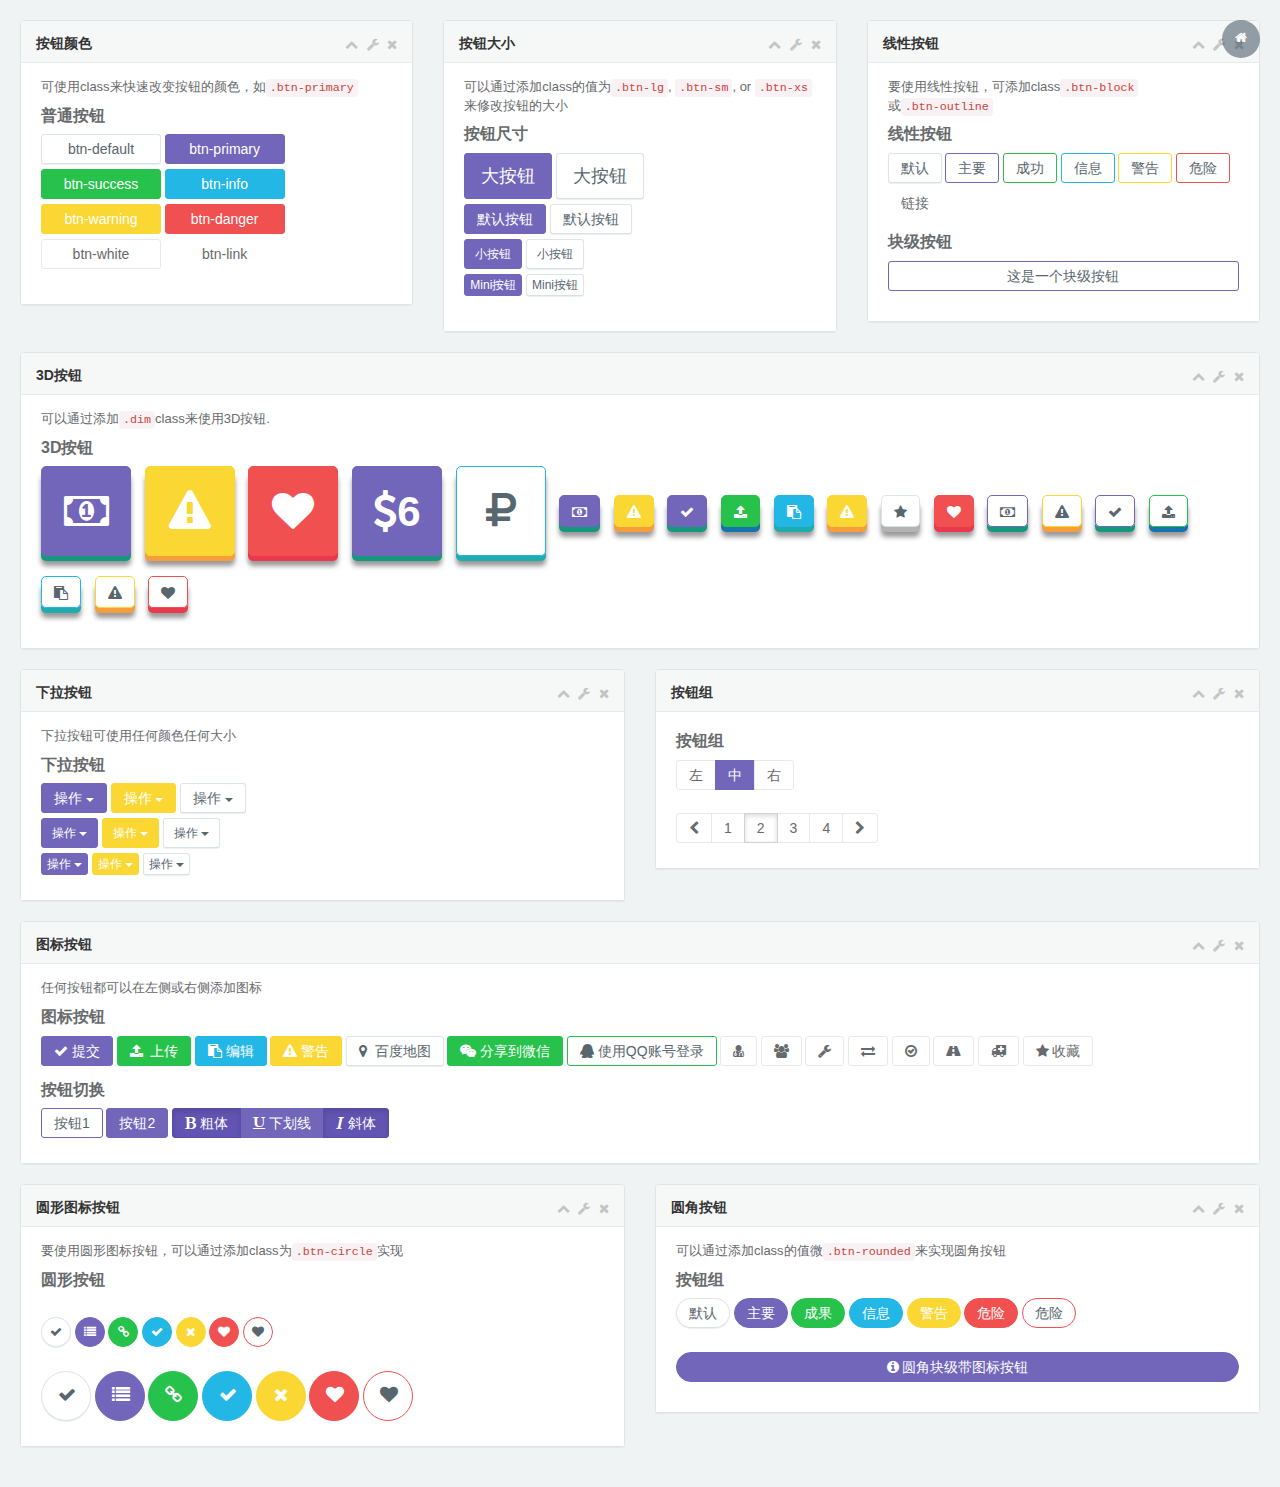
<file: hAdmin/buttons.html>
<!DOCTYPE html>
<html>

<head>

    <meta charset="utf-8">
    <meta name="viewport" content="width=device-width, initial-scale=1.0">


    <title> - 按钮</title>
    <meta name="keywords" content="">
    <meta name="description" content="">

    <link rel="shortcut icon" href="favicon.ico"> <link href="css/bootstrap.min.css?v=3.3.6" rel="stylesheet">
    <link href="css/font-awesome.css?v=4.4.0" rel="stylesheet">

    <link href="css/animate.css" rel="stylesheet">
    <link href="css/style.css?v=4.1.0" rel="stylesheet">

</head>

<body class="gray-bg">
    <div class="row wrapper wrapper-content animated fadeInRight">
        <div class="col-sm-4">
            <div class="ibox float-e-margins">
                <div class="ibox-title">
                    <h5>按钮颜色</h5>
                    <div class="ibox-tools">
                        <a class="collapse-link">
                            <i class="fa fa-chevron-up"></i>
                        </a>
                        <a class="dropdown-toggle" data-toggle="dropdown" href="buttons.html#">
                            <i class="fa fa-wrench"></i>
                        </a>
                        <ul class="dropdown-menu dropdown-user">
                            <li><a href="buttons.html#">选项1</a>
                            </li>
                            <li><a href="buttons.html#">选项2</a>
                            </li>
                        </ul>
                        <a class="close-link">
                            <i class="fa fa-times"></i>
                        </a>
                    </div>
                </div>
                <div class="ibox-content">
                    <p>
                        可使用class来快速改变按钮的颜色，如<code>.btn-primary</code>
                    </p>

                    <h3 class="font-bold">
                            普通按钮
                        </h3>
                    <p>
                        <button type="button" class="btn btn-w-m btn-default">btn-default</button>
                        <button type="button" class="btn btn-w-m btn-primary">btn-primary</button>
                        <button type="button" class="btn btn-w-m btn-success">btn-success</button>
                        <button type="button" class="btn btn-w-m btn-info">btn-info</button>
                        <button type="button" class="btn btn-w-m btn-warning">btn-warning</button>
                        <button type="button" class="btn btn-w-m btn-danger">btn-danger</button>
                        <button type="button" class="btn btn-w-m btn-white">btn-white</button>
                        <button type="button" class="btn btn-w-m btn-link">btn-link</button>
                    </p>
                </div>
            </div>
        </div>
        <div class="col-sm-4">
            <div class="ibox float-e-margins">
                <div class="ibox-title">
                    <h5>按钮大小</h5>
                    <div class="ibox-tools">
                        <a class="collapse-link">
                            <i class="fa fa-chevron-up"></i>
                        </a>
                        <a class="dropdown-toggle" data-toggle="dropdown" href="buttons.html#">
                            <i class="fa fa-wrench"></i>
                        </a>
                        <ul class="dropdown-menu dropdown-user">
                            <li><a href="buttons.html#">选项1</a>
                            </li>
                            <li><a href="buttons.html#">选项2</a>
                            </li>
                        </ul>
                        <a class="close-link">
                            <i class="fa fa-times"></i>
                        </a>
                    </div>
                </div>
                <div class="ibox-content">
                    <p>
                        可以通过添加class的值为<code>.btn-lg</code>, <code>.btn-sm</code>, or <code>.btn-xs</code>来修改按钮的大小
                    </p>
                    <h3 class="font-bold">按钮尺寸</h3>
                    <p>
                        <button type="button" class="btn btn-primary btn-lg">大按钮</button>
                        <button type="button" class="btn btn-default btn-lg">大按钮</button>
                        <br/>
                        <button type="button" class="btn btn-primary">默认按钮</button>
                        <button type="button" class="btn btn-default">默认按钮</button>
                        <br/>
                        <button type="button" class="btn btn-primary btn-sm">小按钮</button>
                        <button type="button" class="btn btn-default btn-sm">小按钮</button>
                        <br/>
                        <button type="button" class="btn btn-primary btn-xs">Mini按钮</button>
                        <button type="button" class="btn btn-default btn-xs">Mini按钮</button>
                    </p>
                </div>
            </div>
        </div>
        <div class="col-sm-4">
            <div class="ibox float-e-margins">
                <div class="ibox-title">
                    <h5>线性按钮</h5>
                    <div class="ibox-tools">
                        <a class="collapse-link">
                            <i class="fa fa-chevron-up"></i>
                        </a>
                        <a class="dropdown-toggle" data-toggle="dropdown" href="buttons.html#">
                            <i class="fa fa-wrench"></i>
                        </a>
                        <ul class="dropdown-menu dropdown-user">
                            <li><a href="buttons.html#">选项1</a>
                            </li>
                            <li><a href="buttons.html#">选项2</a>
                            </li>
                        </ul>
                        <a class="close-link">
                            <i class="fa fa-times"></i>
                        </a>
                    </div>
                </div>
                <div class="ibox-content">
                    <p>
                        要使用线性按钮，可添加class<code>.btn-block</code>或<code>.btn-outline</code>
                    </p>

                    <h3 class="font-bold">线性按钮</h3>
                    <p>
                        <button type="button" class="btn btn-outline btn-default">默认</button>
                        <button type="button" class="btn btn-outline btn-primary">主要</button>
                        <button type="button" class="btn btn-outline btn-success">成功</button>
                        <button type="button" class="btn btn-outline btn-info">信息</button>
                        <button type="button" class="btn btn-outline btn-warning">警告</button>
                        <button type="button" class="btn btn-outline btn-danger">危险</button>
                        <button type="button" class="btn btn-outline btn-link">链接</button>
                    </p>
                    <h3 class="font-bold">块级按钮</h3>
                    <p>
                        <button type="button" class="btn btn-block btn-outline btn-primary">这是一个块级按钮</button>
                    </p>
                </div>
            </div>
        </div>
        <div class="col-sm-12">
            <div class="ibox float-e-margins">
                <div class="ibox-title">
                    <h5>3D按钮</h5>
                    <div class="ibox-tools">
                        <a class="collapse-link">
                            <i class="fa fa-chevron-up"></i>
                        </a>
                        <a class="dropdown-toggle" data-toggle="dropdown" href="buttons.html#">
                            <i class="fa fa-wrench"></i>
                        </a>
                        <ul class="dropdown-menu dropdown-user">
                            <li><a href="buttons.html#">选项1</a>
                            </li>
                            <li><a href="buttons.html#">选项2</a>
                            </li>
                        </ul>
                        <a class="close-link">
                            <i class="fa fa-times"></i>
                        </a>
                    </div>
                </div>
                <div class="ibox-content">
                    <p>
                        可以通过添加<code>.dim</code>class来使用3D按钮.
                    </p>
                    <h3 class="font-bold">3D按钮</h3>

                    <button class="btn btn-primary dim btn-large-dim" type="button"><i class="fa fa-money"></i>
                    </button>
                    <button class="btn btn-warning dim btn-large-dim" type="button"><i class="fa fa-warning"></i>
                    </button>
                    <button class="btn btn-danger  dim btn-large-dim" type="button"><i class="fa fa-heart"></i>
                    </button>
                    <button class="btn btn-primary  dim btn-large-dim" type="button"><i class="fa fa-dollar"></i>6</button>
                    <button class="btn btn-info  dim btn-large-dim btn-outline" type="button"><i class="fa fa-ruble"></i>
                    </button>
                    <button class="btn btn-primary dim" type="button"><i class="fa fa-money"></i>
                    </button>
                    <button class="btn btn-warning dim" type="button"><i class="fa fa-warning"></i>
                    </button>
                    <button class="btn btn-primary dim" type="button"><i class="fa fa-check"></i>
                    </button>
                    <button class="btn btn-success  dim" type="button"><i class="fa fa-upload"></i>
                    </button>
                    <button class="btn btn-info  dim" type="button"><i class="fa fa-paste"></i>
                    </button>
                    <button class="btn btn-warning  dim" type="button"><i class="fa fa-warning"></i>
                    </button>
                    <button class="btn btn-default  dim " type="button"><i class="fa fa-star"></i>
                    </button>
                    <button class="btn btn-danger  dim " type="button"><i class="fa fa-heart"></i>
                    </button>

                    <button class="btn btn-outline btn-primary dim" type="button"><i class="fa fa-money"></i>
                    </button>
                    <button class="btn btn-outline btn-warning dim" type="button"><i class="fa fa-warning"></i>
                    </button>
                    <button class="btn btn-outline btn-primary dim" type="button"><i class="fa fa-check"></i>
                    </button>
                    <button class="btn btn-outline btn-success  dim" type="button"><i class="fa fa-upload"></i>
                    </button>
                    <button class="btn btn-outline btn-info  dim" type="button"><i class="fa fa-paste"></i>
                    </button>
                    <button class="btn btn-outline btn-warning  dim" type="button"><i class="fa fa-warning"></i>
                    </button>
                    <button class="btn btn-outline btn-danger  dim " type="button"><i class="fa fa-heart"></i>
                    </button>

                </div>
            </div>
        </div>
        <div class="col-sm-12">
            <div class="row">
                <div class="col-sm-6">
                    <div class="ibox float-e-margins">
                        <div class="ibox-title">
                            <h5>下拉按钮</h5>
                            <div class="ibox-tools">
                                <a class="collapse-link">
                                    <i class="fa fa-chevron-up"></i>
                                </a>
                                <a class="dropdown-toggle" data-toggle="dropdown" href="buttons.html#">
                                    <i class="fa fa-wrench"></i>
                                </a>
                                <ul class="dropdown-menu dropdown-user">
                                    <li><a href="buttons.html#">选项1</a>
                                    </li>
                                    <li><a href="buttons.html#">选项2</a>
                                    </li>
                                </ul>
                                <a class="close-link">
                                    <i class="fa fa-times"></i>
                                </a>
                            </div>
                        </div>
                        <div class="ibox-content">
                            <p>
                                下拉按钮可使用任何颜色任何大小
                            </p>

                            <h3 class="font-bold">下拉按钮</h3>
                            <div class="btn-group">
                                <button data-toggle="dropdown" class="btn btn-primary dropdown-toggle">操作 <span class="caret"></span>
                                </button>
                                <ul class="dropdown-menu">
                                    <li><a href="buttons.html#">置顶</a>
                                    </li>
                                    <li><a href="buttons.html#" class="font-bold">修改</a>
                                    </li>
                                    <li><a href="buttons.html#">禁用</a>
                                    </li>
                                    <li class="divider"></li>
                                    <li><a href="buttons.html#">删除</a>
                                    </li>
                                </ul>
                            </div>
                            <div class="btn-group">
                                <button data-toggle="dropdown" class="btn btn-warning dropdown-toggle">操作 <span class="caret"></span>
                                </button>
                                <ul class="dropdown-menu">
                                    <li><a href="buttons.html#">置顶</a>
                                    </li>
                                    <li><a href="buttons.html#">修改</a>
                                    </li>
                                    <li><a href="buttons.html#">禁用</a>
                                    </li>
                                    <li class="divider"></li>
                                    <li><a href="buttons.html#">删除</a>
                                    </li>
                                </ul>
                            </div>
                            <div class="btn-group">
                                <button data-toggle="dropdown" class="btn btn-default dropdown-toggle">操作 <span class="caret"></span>
                                </button>
                                <ul class="dropdown-menu">
                                    <li><a href="buttons.html#">置顶</a>
                                    </li>
                                    <li><a href="buttons.html#" class="font-bold">修改</a>
                                    </li>
                                    <li><a href="buttons.html#">禁用</a>
                                    </li>
                                    <li class="divider"></li>
                                    <li><a href="buttons.html#">删除</a>
                                    </li>
                                </ul>
                            </div>

                            <br/>
                            <div class="btn-group">
                                <button data-toggle="dropdown" class="btn btn-primary btn-sm dropdown-toggle">操作 <span class="caret"></span>
                                </button>
                                <ul class="dropdown-menu">
                                    <li><a href="buttons.html#">置顶</a>
                                    </li>
                                    <li><a href="buttons.html#" class="font-bold">修改</a>
                                    </li>
                                    <li><a href="buttons.html#">禁用</a>
                                    </li>
                                    <li class="divider"></li>
                                    <li><a href="buttons.html#">删除</a>
                                    </li>
                                </ul>
                            </div>
                            <div class="btn-group">
                                <button data-toggle="dropdown" class="btn btn-warning btn-sm dropdown-toggle">操作 <span class="caret"></span>
                                </button>
                                <ul class="dropdown-menu">
                                    <li><a href="buttons.html#">置顶</a>
                                    </li>
                                    <li><a href="buttons.html#" class="font-bold">修改</a>
                                    </li>
                                    <li><a href="buttons.html#">禁用</a>
                                    </li>
                                    <li class="divider"></li>
                                    <li><a href="buttons.html#">删除</a>
                                    </li>
                                </ul>
                            </div>
                            <div class="btn-group">
                                <button data-toggle="dropdown" class="btn btn-default btn-sm dropdown-toggle">操作 <span class="caret"></span>
                                </button>
                                <ul class="dropdown-menu">
                                    <li><a href="buttons.html#">置顶</a>
                                    </li>
                                    <li><a href="buttons.html#" class="font-bold">修改</a>
                                    </li>
                                    <li><a href="buttons.html#">禁用</a>
                                    </li>
                                    <li class="divider"></li>
                                    <li><a href="buttons.html#">删除</a>
                                    </li>
                                </ul>
                            </div>
                            <br/>
                            <div class="btn-group">
                                <button data-toggle="dropdown" class="btn btn-primary btn-xs dropdown-toggle">操作 <span class="caret"></span>
                                </button>
                                <ul class="dropdown-menu">
                                    <li><a href="buttons.html#">置顶</a>
                                    </li>
                                    <li><a href="buttons.html#" class="font-bold">修改</a>
                                    </li>
                                    <li><a href="buttons.html#">禁用</a>
                                    </li>
                                    <li class="divider"></li>
                                    <li><a href="buttons.html#">删除</a>
                                    </li>
                                </ul>
                            </div>
                            <div class="btn-group">
                                <button data-toggle="dropdown" class="btn btn-warning btn-xs dropdown-toggle">操作 <span class="caret"></span>
                                </button>
                                <ul class="dropdown-menu">
                                    <li><a href="buttons.html#">置顶</a>
                                    </li>
                                    <li><a href="buttons.html#" class="font-bold">修改</a>
                                    </li>
                                    <li><a href="buttons.html#">禁用</a>
                                    </li>
                                    <li class="divider"></li>
                                    <li><a href="buttons.html#">删除</a>
                                    </li>
                                </ul>
                            </div>
                            <div class="btn-group">
                                <button data-toggle="dropdown" class="btn btn-default btn-xs dropdown-toggle">操作 <span class="caret"></span>
                                </button>
                                <ul class="dropdown-menu">
                                    <li><a href="buttons.html#">置顶</a>
                                    </li>
                                    <li><a href="buttons.html#" class="font-bold">修改</a>
                                    </li>
                                    <li><a href="buttons.html#">禁用</a>
                                    </li>
                                    <li class="divider"></li>
                                    <li><a href="buttons.html#">删除</a>
                                    </li>
                                </ul>
                            </div>
                        </div>
                    </div>
                </div>
                <div class="col-sm-6">
                    <div class="ibox float-e-margins">
                        <div class="ibox-title">
                            <h5>按钮组</h5>
                            <div class="ibox-tools">
                                <a class="collapse-link">
                                    <i class="fa fa-chevron-up"></i>
                                </a>
                                <a class="dropdown-toggle" data-toggle="dropdown" href="buttons.html#">
                                    <i class="fa fa-wrench"></i>
                                </a>
                                <ul class="dropdown-menu dropdown-user">
                                    <li><a href="buttons.html#">选项1</a>
                                    </li>
                                    <li><a href="buttons.html#">选项2</a>
                                    </li>
                                </ul>
                                <a class="close-link">
                                    <i class="fa fa-times"></i>
                                </a>
                            </div>
                        </div>
                        <div class="ibox-content">

                            <h3 class="font-bold">按钮组</h3>
                            <div class="btn-group">
                                <button class="btn btn-white" type="button">左</button>
                                <button class="btn btn-primary" type="button">中</button>
                                <button class="btn btn-white" type="button">右</button>
                            </div>
                            <br/>
                            <br/>
                            <div class="btn-group">
                                <button type="button" class="btn btn-white"><i class="fa fa-chevron-left"></i>
                                </button>
                                <button class="btn btn-white">1</button>
                                <button class="btn btn-white  active">2</button>
                                <button class="btn btn-white">3</button>
                                <button class="btn btn-white">4</button>
                                <button type="button" class="btn btn-white"><i class="fa fa-chevron-right"></i>
                                </button>
                            </div>
                        </div>
                    </div>
                </div>
            </div>
            <div class="ibox float-e-margins">
                <div class="ibox-title">
                    <h5>图标按钮 </h5>
                    <div class="ibox-tools">
                        <a class="collapse-link">
                            <i class="fa fa-chevron-up"></i>
                        </a>
                        <a class="dropdown-toggle" data-toggle="dropdown" href="buttons.html#">
                            <i class="fa fa-wrench"></i>
                        </a>
                        <ul class="dropdown-menu dropdown-user">
                            <li><a href="buttons.html#">选项1</a>
                            </li>
                            <li><a href="buttons.html#">选项2</a>
                            </li>
                        </ul>
                        <a class="close-link">
                            <i class="fa fa-times"></i>
                        </a>
                    </div>
                </div>
                <div class="ibox-content">
                    <p>
                        任何按钮都可以在左侧或右侧添加图标
                    </p>

                    <h3 class="font-bold">图标按钮</h3>
                    <p>
                        <button class="btn btn-primary " type="button"><i class="fa fa-check"></i>&nbsp;提交</button>
                        <button class="btn btn-success " type="button"><i class="fa fa-upload"></i>&nbsp;&nbsp;<span class="bold">上传</span>
                        </button>
                        <button class="btn btn-info " type="button"><i class="fa fa-paste"></i> 编辑</button>
                        <button class="btn btn-warning " type="button"><i class="fa fa-warning"></i> <span class="bold">警告</span>
                        </button>
                        <button class="btn btn-default " type="button"><i class="fa fa-map-marker"></i>&nbsp;&nbsp;百度地图</button>

                        <a class="btn btn-success">
                            <i class="fa fa-weixin"> </i> 分享到微信
                        </a>
                        <a class="btn btn-success btn-outline">
                            <i class="fa fa-qq"> </i> 使用QQ账号登录
                        </a>
                        <a class="btn btn-white btn-bitbucket">
                            <i class="fa fa-user-md"></i>
                        </a>
                        <a class="btn btn-white btn-bitbucket">
                            <i class="fa fa-group"></i>
                        </a>
                        <a class="btn btn-white btn-bitbucket">
                            <i class="fa fa-wrench"></i>
                        </a>
                        <a class="btn btn-white btn-bitbucket">
                            <i class="fa fa-exchange"></i>
                        </a>
                        <a class="btn btn-white btn-bitbucket">
                            <i class="fa fa-check-circle-o"></i>
                        </a>
                        <a class="btn btn-white btn-bitbucket">
                            <i class="fa fa-road"></i>
                        </a>
                        <a class="btn btn-white btn-bitbucket">
                            <i class="fa fa-ambulance"></i>
                        </a>
                        <a class="btn btn-white btn-bitbucket">
                            <i class="fa fa-star"></i> 收藏
                        </a>
                    </p>

                    <h3 class="font-bold">按钮切换</h3>
                    <button data-toggle="button" class="btn btn-primary btn-outline" type="button">按钮1</button>
                    <button data-toggle="button" class="btn btn-primary" type="button">按钮2</button>
                    <div data-toggle="buttons-checkbox" class="btn-group">
                        <button class="btn btn-primary active" type="button"><i class="fa fa-bold"></i> 粗体</button>
                        <button class="btn btn-primary" type="button"><i class="fa fa-underline"></i> 下划线</button>
                        <button class="btn btn-primary active" type="button"><i class="fa fa-italic"></i> 斜体</button>
                    </div>
                </div>
            </div>
        </div>
        <div class="col-sm-12">
            <div class="row">
                <div class="col-sm-6">
                    <div class="ibox float-e-margins">
                        <div class="ibox-title">
                            <h5>圆形图标按钮</h5>
                            <div class="ibox-tools">
                                <a class="collapse-link">
                                    <i class="fa fa-chevron-up"></i>
                                </a>
                                <a class="dropdown-toggle" data-toggle="dropdown" href="buttons.html#">
                                    <i class="fa fa-wrench"></i>
                                </a>
                                <ul class="dropdown-menu dropdown-user">
                                    <li><a href="buttons.html#">选项1</a>
                                    </li>
                                    <li><a href="buttons.html#">选项2</a>
                                    </li>
                                </ul>
                                <a class="close-link">
                                    <i class="fa fa-times"></i>
                                </a>
                            </div>
                        </div>
                        <div class="ibox-content">
                            <p>
                                要使用圆形图标按钮，可以通过添加class为<code>.btn-circle</code>实现
                            </p>

                            <h3 class="font-bold">圆形按钮</h3>
                            <br/>
                            <button class="btn btn-default btn-circle" type="button"><i class="fa fa-check"></i>
                            </button>
                            <button class="btn btn-primary btn-circle" type="button"><i class="fa fa-list"></i>
                            </button>
                            <button class="btn btn-success btn-circle" type="button"><i class="fa fa-link"></i>
                            </button>
                            <button class="btn btn-info btn-circle" type="button"><i class="fa fa-check"></i>
                            </button>
                            <button class="btn btn-warning btn-circle" type="button"><i class="fa fa-times"></i>
                            </button>
                            <button class="btn btn-danger btn-circle" type="button"><i class="fa fa-heart"></i>
                            </button>
                            <button class="btn btn-danger btn-circle btn-outline" type="button"><i class="fa fa-heart"></i>
                            </button>
                            <br/>
                            <br/>
                            <button class="btn btn-default btn-circle btn-lg" type="button"><i class="fa fa-check"></i>
                            </button>
                            <button class="btn btn-primary btn-circle btn-lg" type="button"><i class="fa fa-list"></i>
                            </button>
                            <button class="btn btn-success btn-circle btn-lg" type="button"><i class="fa fa-link"></i>
                            </button>
                            <button class="btn btn-info btn-circle btn-lg" type="button"><i class="fa fa-check"></i>
                            </button>
                            <button class="btn btn-warning btn-circle btn-lg" type="button"><i class="fa fa-times"></i>
                            </button>
                            <button class="btn btn-danger btn-circle btn-lg" type="button"><i class="fa fa-heart"></i>
                            </button>
                            <button class="btn btn-danger btn-circle btn-lg btn-outline" type="button"><i class="fa fa-heart"></i>
                            </button>

                        </div>
                    </div>
                </div>
                <div class="col-sm-6">
                    <div class="ibox float-e-margins">
                        <div class="ibox-title">
                            <h5>圆角按钮</h5>
                            <div class="ibox-tools">
                                <a class="collapse-link">
                                    <i class="fa fa-chevron-up"></i>
                                </a>
                                <a class="dropdown-toggle" data-toggle="dropdown" href="buttons.html#">
                                    <i class="fa fa-wrench"></i>
                                </a>
                                <ul class="dropdown-menu dropdown-user">
                                    <li><a href="buttons.html#">选项1</a>
                                    </li>
                                    <li><a href="buttons.html#">选项2</a>
                                    </li>
                                </ul>
                                <a class="close-link">
                                    <i class="fa fa-times"></i>
                                </a>
                            </div>
                        </div>
                        <div class="ibox-content">
                            <p>
                                可以通过添加class的值微<code>.btn-rounded</code>来实现圆角按钮
                            </p>

                            <h3 class="font-bold">按钮组</h3>
                            <p>
                                <a class="btn btn-default btn-rounded" href="buttons.html#">默认</a>
                                <a class="btn btn-primary btn-rounded" href="buttons.html#">主要</a>
                                <a class="btn btn-success btn-rounded" href="buttons.html#">成果</a>
                                <a class="btn btn-info btn-rounded" href="buttons.html#">信息</a>
                                <a class="btn btn-warning btn-rounded" href="buttons.html#">警告</a>
                                <a class="btn btn-danger btn-rounded" href="buttons.html#">危险</a>
                                <a class="btn btn-danger btn-rounded btn-outline" href="buttons.html#">危险</a>
                                <br/>
                                <br/>
                                <a class="btn btn-primary btn-rounded btn-block" href="buttons.html#"><i class="fa fa-info-circle"></i> 圆角块级带图标按钮</a>
                            </p>
                        </div>
                    </div>
                </div>

            </div>
        </div>
    </div>

    <!-- 全局js -->
    <script src="js/jquery.min.js?v=2.1.4"></script>
    <script src="js/bootstrap.min.js?v=3.3.6"></script>



    <!-- 自定义js -->
    <script src="js/content.js?v=1.0.0"></script>



    
    

</body>

</html>
</file>
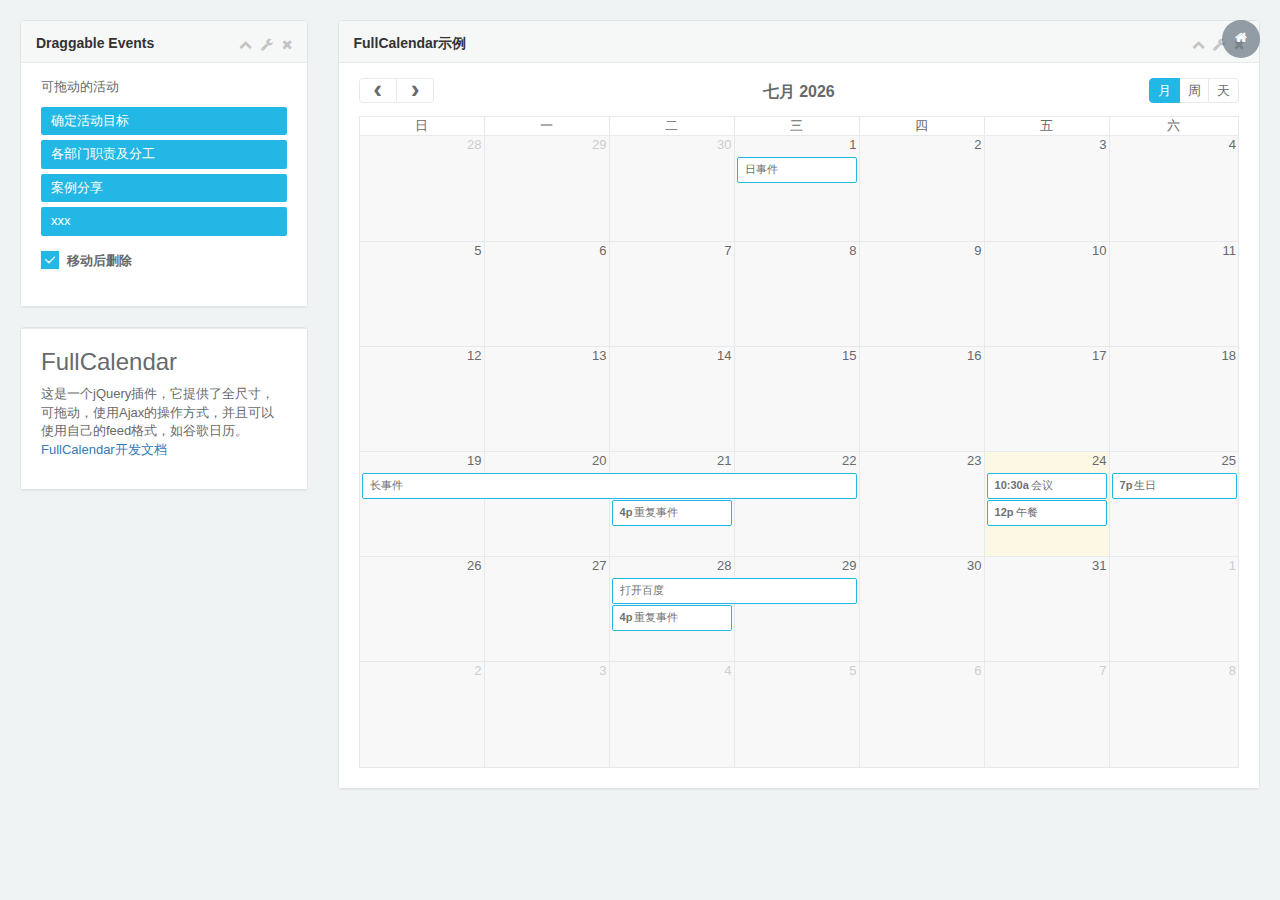
<file: hAdmin/calendar.html>
<!DOCTYPE html>
<html>

<head>

    <meta charset="utf-8">
    <meta name="viewport" content="width=device-width, initial-scale=1.0">


    <title> - 日历</title>
    <meta name="keywords" content="">
    <meta name="description" content="">

    <link rel="shortcut icon" href="favicon.ico"> <link href="css/bootstrap.min.css?v=3.3.6" rel="stylesheet">
    <link href="css/font-awesome.css?v=4.4.0" rel="stylesheet">

    <link href="css/plugins/iCheck/custom.css" rel="stylesheet">

    <link href="css/plugins/fullcalendar/fullcalendar.css" rel="stylesheet">
    <link href="css/plugins/fullcalendar/fullcalendar.print.css" rel="stylesheet">

    <link href="css/animate.css" rel="stylesheet">
    <link href="css/style.css?v=4.1.0" rel="stylesheet">

</head>

<body class="gray-bg">
    <div class="wrapper wrapper-content">
        <div class="row animated fadeInDown">
            <div class="col-sm-3">
                <div class="ibox float-e-margins">
                    <div class="ibox-title">
                        <h5>Draggable Events</h5>
                        <div class="ibox-tools">
                            <a class="collapse-link">
                                <i class="fa fa-chevron-up"></i>
                            </a>
                            <a class="dropdown-toggle" data-toggle="dropdown" href="calendar.html#">
                                <i class="fa fa-wrench"></i>
                            </a>
                            <ul class="dropdown-menu dropdown-user">
                                <li><a href="calendar.html#">选项1</a>
                                </li>
                                <li><a href="calendar.html#">选项2</a>
                                </li>
                            </ul>
                            <a class="close-link">
                                <i class="fa fa-times"></i>
                            </a>
                        </div>
                    </div>
                    <div class="ibox-content">
                        <div id='external-events'>
                            <p>可拖动的活动</p>
                            <div class='external-event navy-bg'>确定活动目标</div>
                            <div class='external-event navy-bg'>各部门职责及分工</div>
                            <div class='external-event navy-bg'>案例分享</div>
                            <div class='external-event navy-bg'>xxx</div>
                            <p class="m-t">
                                <input type='checkbox' id='drop-remove' class="i-checks" checked />
                                <label for='drop-remove'>移动后删除</label>
                            </p>
                        </div>
                    </div>
                </div>
                <div class="ibox float-e-margins">
                    <div class="ibox-content">
                        <h2>FullCalendar</h2> 这是一个jQuery插件，它提供了全尺寸，可拖动，使用Ajax的操作方式，并且可以使用自己的feed格式，如谷歌日历。
                        <p>
                            <a href="http://arshaw.com/fullcalendar/" target="_blank">FullCalendar开发文档</a>
                        </p>
                    </div>
                </div>
            </div>
            <div class="col-sm-9">
                <div class="ibox float-e-margins">
                    <div class="ibox-title">
                        <h5>FullCalendar示例 </h5>
                        <div class="ibox-tools">
                            <a class="collapse-link">
                                <i class="fa fa-chevron-up"></i>
                            </a>
                            <a class="dropdown-toggle" data-toggle="dropdown" href="calendar.html#">
                                <i class="fa fa-wrench"></i>
                            </a>
                            <ul class="dropdown-menu dropdown-user">
                                <li><a href="calendar.html#">选项1</a>
                                </li>
                                <li><a href="calendar.html#">选项2</a>
                                </li>
                            </ul>
                            <a class="close-link">
                                <i class="fa fa-times"></i>
                            </a>
                        </div>
                    </div>
                    <div class="ibox-content">
                        <div id="calendar"></div>
                    </div>
                </div>
            </div>
        </div>
    </div>


    <!-- 全局js -->
    <script src="js/jquery.min.js?v=2.1.4"></script>
    <script src="js/bootstrap.min.js?v=3.3.6"></script>



    <!-- 自定义js -->
    <script src="js/content.js?v=1.0.0"></script>


    <script src="js/jquery-ui.custom.min.js"></script>

    <!-- iCheck -->
    <script src="js/plugins/iCheck/icheck.min.js"></script>

    <!-- Full Calendar -->
    <script src="js/plugins/fullcalendar/fullcalendar.min.js"></script>

    <script>
        $(document).ready(function () {

            $('.i-checks').iCheck({
                checkboxClass: 'icheckbox_square-green',
                radioClass: 'iradio_square-green',
            });

            /* initialize the external events
             -----------------------------------------------------------------*/

            $('#external-events div.external-event').each(function () {

                // create an Event Object (http://arshaw.com/fullcalendar/docs/event_data/Event_Object/)
                // it doesn't need to have a start or end
                var eventObject = {
                    title: $.trim($(this).text()) // use the element's text as the event title
                };

                // store the Event Object in the DOM element so we can get to it later
                $(this).data('eventObject', eventObject);

                // make the event draggable using jQuery UI
                $(this).draggable({
                    zIndex: 999,
                    revert: true, // will cause the event to go back to its
                    revertDuration: 0 //  original position after the drag
                });

            });


            /* initialize the calendar
             -----------------------------------------------------------------*/
            var date = new Date();
            var d = date.getDate();
            var m = date.getMonth();
            var y = date.getFullYear();

            $('#calendar').fullCalendar({
                header: {
                    left: 'prev,next',
                    center: 'title',
                    right: 'month,agendaWeek,agendaDay'
                },
                editable: true,
                droppable: true, // this allows things to be dropped onto the calendar !!!
                drop: function (date, allDay) { // this function is called when something is dropped

                    // retrieve the dropped element's stored Event Object
                    var originalEventObject = $(this).data('eventObject');

                    // we need to copy it, so that multiple events don't have a reference to the same object
                    var copiedEventObject = $.extend({}, originalEventObject);

                    // assign it the date that was reported
                    copiedEventObject.start = date;
                    copiedEventObject.allDay = allDay;

                    // render the event on the calendar
                    // the last `true` argument determines if the event "sticks" (http://arshaw.com/fullcalendar/docs/event_rendering/renderEvent/)
                    $('#calendar').fullCalendar('renderEvent', copiedEventObject, true);

                    // is the "remove after drop" checkbox checked?
                    if ($('#drop-remove').is(':checked')) {
                        // if so, remove the element from the "Draggable Events" list
                        $(this).remove();
                    }

                },
                events: [
                    {
                        title: '日事件',
                        start: new Date(y, m, 1)
                    },
                    {
                        title: '长事件',
                        start: new Date(y, m, d - 5),
                        end: new Date(y, m, d - 2),
                    },
                    {
                        id: 999,
                        title: '重复事件',
                        start: new Date(y, m, d - 3, 16, 0),
                        allDay: false,
                    },
                    {
                        id: 999,
                        title: '重复事件',
                        start: new Date(y, m, d + 4, 16, 0),
                        allDay: false
                    },
                    {
                        title: '会议',
                        start: new Date(y, m, d, 10, 30),
                        allDay: false
                    },
                    {
                        title: '午餐',
                        start: new Date(y, m, d, 12, 0),
                        end: new Date(y, m, d, 14, 0),
                        allDay: false
                    },
                    {
                        title: '生日',
                        start: new Date(y, m, d + 1, 19, 0),
                        end: new Date(y, m, d + 1, 22, 30),
                        allDay: false
                    },
                    {
                        title: '打开百度',
                        start: new Date(y, m, 28),
                        end: new Date(y, m, 29),
                        url: 'http://baidu.com/'
                    }
                ],
            });


        });
    </script>
    
    

</body>

</html>
</file>
<file: hAdmin/css/style.css>
/*
 *
 *   H+ - 后台主题UI框架
 *   version 4.0
 *
*/

h1,
h2,
h3,
h4,
h5,
h6 {
    font-weight: 100;
}

h1 {
    font-size: 30px;
}

h2 {
    font-size: 24px;
}

h3 {
    font-size: 16px;
}

h4 {
    font-size: 14px;
}

h5 {
    font-size: 12px;
}

h6 {
    font-size: 10px;
}

h3,
h4,
h5 {
    margin-top: 5px;
    font-weight: 600;
}

a:focus {
    outline: none;
}

.nav > li > a {
    color: #869fb1;
    font-weight: 600;
    padding: 14px 20px 14px 25px;
}

.nav li>a {
    display: block;
    /*white-space: nowrap;*/
}

.nav.navbar-right > li > a {
    color: #999c9e;
}

.nav > li.active > a {
    color: #ffffff;
}

.navbar-default .nav > li > a:hover,
.navbar-default .nav > li > a:focus {
    background-color: #131e26;
    color: white;
}

.nav .open > a,
.nav .open > a:hover,
.nav .open > a:focus {
    background: #fff;
}

.nav > li > a i {
    margin-right: 6px;
}

.navbar {
    border: 0;
}

.navbar-default {
    background-color: transparent;
    border-color: #2f4050;
    position: relative;
}

.navbar-top-links li {
    display: inline-block;
}

.navbar-top-links li:last-child {
    margin-right: 30px;
}

body.body-small .navbar-top-links li:last-child {
    margin-right: 10px;
}

.navbar-top-links li a {
    padding: 15px 10px;
    min-height: 50px;
}

.dropdown-menu {
    border: medium none;
    display: none;
    float: left;
    font-size: 12px;
    left: 0;
    list-style: none outside none;
    padding: 0;
    position: absolute;
    text-shadow: none;
    top: 100%;
    z-index: 1000;
    border-radius: 0;
    box-shadow: 0 0 3px rgba(86, 96, 117, 0.3);
}

.dropdown-menu > li > a {
    border-radius: 3px;
    color: inherit;
    line-height: 25px;
    margin: 4px;
    text-align: left;
    font-weight: normal;
}

.dropdown-menu > li > a.font-bold {
    font-weight: 600;
}

.navbar-top-links .dropdown-menu li {
    display: block;
}

.navbar-top-links .dropdown-menu li:last-child {
    margin-right: 0;
}

.navbar-top-links .dropdown-menu li a {
    padding: 3px 20px;
    min-height: 0;
}

.navbar-top-links .dropdown-menu li a div {
    white-space: normal;
}

.navbar-top-links .dropdown-messages,
.navbar-top-links .dropdown-tasks,
.navbar-top-links .dropdown-alerts {
    width: 310px;
    min-width: 0;
}

.navbar-top-links .dropdown-messages {
    margin-left: 5px;
}

.navbar-top-links .dropdown-tasks {
    margin-left: -59px;
}

.navbar-top-links .dropdown-alerts {
    margin-left: -123px;
}

.navbar-top-links .dropdown-user {
    right: 0;
    left: auto;
}

.dropdown-messages,
.dropdown-alerts {
    padding: 10px 10px 10px 10px;
}

.dropdown-messages li a,
.dropdown-alerts li a {
    font-size: 12px;
}

.dropdown-messages li em,
.dropdown-alerts li em {
    font-size: 10px;
}

.nav.navbar-top-links .dropdown-alerts a {
    font-size: 12px;
}

.nav-header {
    padding: 8px 25px;
    background: #1c2b36;
}

.pace-done .nav-header {
    -webkit-transition: all 0.5s;
    transition: all 0.5s;
}

.nav > li.active {
    border-left: 4px solid #19a9d5;
    background: #131e26;
}

.nav.nav-second-level > li.active {
    border: none;
}

.nav.nav-second-level.collapse[style] {
    height: auto !important;
}

.nav-header a {
    color: #DFE4ED;
}

.nav-header .text-muted {
    color: #8095a8;
}

.minimalize-styl-2 {
    padding: 4px 12px;
    margin: 14px 5px 5px 20px;
    font-size: 14px;
    float: left;
}

.navbar-form-custom {
    float: left;
    height: 50px;
    padding: 0;
    width: 200px;
    display: inline-table;
}

.navbar-form-custom .form-group {
    margin-bottom: 0;
}

.nav.navbar-top-links a {
    font-size: 14px;
}

.navbar-form-custom .form-control {
    background: none repeat scroll 0 0 rgba(0, 0, 0, 0);
    border: medium none;
    font-size: 14px;
    margin-top: 10px;
    z-index: 2000;
}

.navbar-form-custom .form-control:focus{
    border-bottom: 1px solid #f1f1f1;
}

.count-info .label {
    line-height: 12px;
    padding: 1px 5px;
    position: absolute;
    right: 0px;
    top: 12px;
}

.arrow {
    float: right;
    margin-top: 2px;
}

.fa.arrow:before {
    content: "\f104";
}

.active > a > .fa.arrow:before {
    content: "\f107";
}

.nav-second-level li,
.nav-third-level li {
    border-bottom: none !important;
}

.nav-second-level li a {
    padding: 7px 15px 7px 10px;
    padding-left: 52px;
}

.nav-third-level li a {
    padding-left: 62px;
}

.nav-second-level li:last-child {
    margin-bottom: 10px;
}

body:not(.fixed-sidebar):not(.canvas-menu).mini-navbar .nav li:hover > .nav-second-level,
.mini-navbar .nav li:focus > .nav-second-level {
    display: block;
    border-radius: 0 2px 2px 0;
    min-width: 140px;
    height: auto;
}

body.mini-navbar .navbar-default .nav > li > .nav-second-level li a {
    font-size: 12px;
    border-radius: 0 2px 2px 0;
}

.fixed-nav .slimScrollDiv #side-menu {
    padding-bottom: 60px;
    position: relative;
}

.slimScrollDiv >* {
    overflow: hidden;
}

.mini-navbar .nav-second-level li a {
    padding: 10px 10px 10px 15px;
}

.canvas-menu.mini-navbar .nav-second-level {
    background: #293846;
}

.mini-navbar li.active .nav-second-level {
    left: 65px;
}

.navbar-default .special_link a {
    background: #23b7e5;
    color: white;
}

.navbar-default .special_link a:hover {
    background: #17987e !important;
    color: white;
}

.navbar-default .special_link a span.label {
    background: #fff;
    color: #23b7e5;
}

.navbar-default .landing_link a {
    background: #1cc09f;
    color: white;
}

.navbar-default .landing_link a:hover {
    background: #23b7e5 !important;
    color: white;
}

.navbar-default .landing_link a span.label {
    background: #fff;
    color: #1cc09f;
}

.logo-element {
    text-align: center;
    font-size: 18px;
    font-weight: 600;
    color: white;
    display: none;
    padding: 18px 0;
}

.pace-done .navbar-static-side,
.pace-done .nav-header,
.pace-done li.active,
.pace-done #page-wrapper,
.pace-done .footer {
    -webkit-transition: all 0.5s;
    transition: all 0.5s;
}

.navbar-fixed-top {
    background: #fff;
    -webkit-transition-duration: 0.5s;
    transition-duration: 0.5s;
    z-index: 2030;
}

.navbar-fixed-top,
.navbar-static-top {
    background: #fff;
    box-shadow: 0 2px 2px rgba(0, 0, 0, 0.05), 0 1px 0 rgba(0, 0, 0, 0.05);
}

.fixed-nav #wrapper {
    padding-top: 60px;
    box-sizing: border-box;
}

.fixed-nav .minimalize-styl-2 {
    margin: 14px 5px 5px 15px;
}

.body-small .navbar-fixed-top {
    margin-left: 0px;
}

body.mini-navbar .navbar-static-side {
    width: 70px;
}

body.mini-navbar .profile-element,
body.mini-navbar .nav-label,
body.mini-navbar .navbar-default .nav li a span {
    display: none;
}

body.canvas-menu .profile-element {
    display: block;
}

body:not(.fixed-sidebar):not(.canvas-menu).mini-navbar .nav-second-level {
    display: none;
}

body.mini-navbar .navbar-default .nav > li > a {
    font-size: 16px;
}

body.mini-navbar .logo-element {
    display: block;
}

body.canvas-menu .logo-element {
    display: none;
}

body.mini-navbar .nav-header {
    padding: 0;
    background-color: #23b7e5;
}

body.canvas-menu .nav-header {
    padding: 33px 25px;
}

body.mini-navbar #page-wrapper {
    margin: 0 0 0 70px;
}

body.canvas-menu.mini-navbar #page-wrapper,
body.canvas-menu.mini-navbar .footer {
    margin: 0 0 0 0;
}

body.fixed-sidebar .navbar-static-side,
body.canvas-menu .navbar-static-side {
    position: fixed;
    width: 220px;
    z-index: 2001;
    height: 100%;
}

body.fixed-sidebar.mini-navbar .navbar-static-side {
    width: 70px;
}

body.fixed-sidebar.mini-navbar #page-wrapper {
    margin: 0 0 0 70px;
}

body.body-small.fixed-sidebar.mini-navbar #page-wrapper {
    margin: 0 0 0 70px;
}

body.body-small.fixed-sidebar.mini-navbar .navbar-static-side {
    width: 70px;
}

.fixed-sidebar.mini-navbar .nav li> .nav-second-level {
    display: none;
}

.fixed-sidebar.mini-navbar .nav li.active {
    border-left-width: 0;
}

.fixed-sidebar.mini-navbar .nav li:hover > .nav-second-level,
.canvas-menu.mini-navbar .nav li:hover > .nav-second-level {
    position: absolute;
    left: 70px;
    top: 0px;
    background-color: #2f4050;
    padding: 10px 10px 0 10px;
    font-size: 12px;
    display: block;
    min-width: 140px;
    border-radius: 2px;
}

body.fixed-sidebar.mini-navbar .navbar-default .nav > li > .nav-second-level li a {
    font-size: 12px;
    border-radius: 3px;
}

body.canvas-menu.mini-navbar .navbar-default .nav > li > .nav-second-level li a {
    font-size: 13px;
    border-radius: 3px;
}

.fixed-sidebar.mini-navbar .nav-second-level li a,
.canvas-menu.mini-navbar .nav-second-level li a {
    padding: 10px 10px 10px 15px;
}

.fixed-sidebar.mini-navbar .nav-second-level,
.canvas-menu.mini-navbar .nav-second-level {
    position: relative;
    padding: 0;
    font-size: 13px;
}

.fixed-sidebar.mini-navbar li.active .nav-second-level,
.canvas-menu.mini-navbar li.active .nav-second-level {
    left: 0px;
}

body.canvas-menu nav.navbar-static-side {
    z-index: 2001;
    background: #2f4050;
    height: 100%;
    position: fixed;
    display: none;
}

body.canvas-menu.mini-navbar nav.navbar-static-side {
    display: block;
    width: 70px;
}

.top-navigation #page-wrapper {
    margin-left: 0;
}

.top-navigation .navbar-nav .dropdown-menu > .active > a {
    background: white;
    color: #23b7e5;
    font-weight: bold;
}

.white-bg .navbar-fixed-top,
.white-bg .navbar-static-top {
    background: #fff;
}

.top-navigation .navbar {
    margin-bottom: 0;
}

.top-navigation .nav > li > a {
    padding: 15px 20px;
    color: #676a6c;
}

.top-navigation .nav > li a:hover,
.top-navigation .nav > li a:focus {
    background: #fff;
    color: #23b7e5;
}

.top-navigation .nav > li.active {
    background: #fff;
    border: none;
}

.top-navigation .nav > li.active > a {
    color: #23b7e5;
}

.top-navigation .navbar-right {
    padding-right: 10px;
}

.top-navigation .navbar-nav .dropdown-menu {
    box-shadow: none;
    border: 1px solid #e7eaec;
}

.top-navigation .dropdown-menu > li > a {
    margin: 0;
    padding: 7px 20px;
}

.navbar .dropdown-menu {
    margin-top: 0px;
}

.top-navigation .navbar-brand {
    background: #23b7e5;
    color: #fff;
    padding: 15px 25px;
}

.top-navigation .navbar-top-links li:last-child {
    margin-right: 0;
}

.top-navigation.mini-navbar #page-wrapper,
.top-navigation.body-small.fixed-sidebar.mini-navbar #page-wrapper,
.mini-navbar .top-navigation #page-wrapper,
.body-small.fixed-sidebar.mini-navbar .top-navigation #page-wrapper,
.canvas-menu #page-wrapper {
    margin: 0;
}

.top-navigation.fixed-nav #wrapper,
.fixed-nav #wrapper.top-navigation {
    margin-top: 50px;
}

.top-navigation .footer.fixed {
    margin-left: 0 !important;
}

.top-navigation .wrapper.wrapper-content {
    padding: 40px;
}

.top-navigation.body-small .wrapper.wrapper-content,
.body-small .top-navigation .wrapper.wrapper-content {
    padding: 40px 0px 40px 0px;
}

.navbar-toggle {
    background-color: #23b7e5;
    color: #fff;
    padding: 6px 12px;
    font-size: 14px;
}

.top-navigation .navbar-nav .open .dropdown-menu > li > a,
.top-navigation .navbar-nav .open .dropdown-menu .dropdown-header {
    padding: 10px 15px 10px 20px;
}

@media (max-width: 768px) {
    .top-navigation .navbar-header {
        display: block;
        float: none;
    }
}

.menu-visible-lg,
.menu-visible-md {
    display: none !important;
}

@media (min-width: 1200px) {
    .menu-visible-lg {
        display: block !important;
    }
}

@media (min-width: 992px) {
    .menu-visible-md {
        display: block !important;
    }
}

@media (max-width: 767px) {
    .menu-visible-md {
        display: block !important;
    }
    .menu-visible-lg {
        display: block !important;
    }
}

.btn {
    border-radius: 3px;
}

.btn:focus{
    outline: none!important;
}


.float-e-margins .btn {
    margin-bottom: 5px;
}

.btn-w-m {
    min-width: 120px;
}

.btn-primary.btn-outline {
    color: #58666e !important;
}

.btn-success.btn-outline {
    color: #58666e !important;
}

.btn-info.btn-outline {
    color: #58666e !important;
}

.btn-warning.btn-outline {
    color: #58666e !important;
}

.btn-danger.btn-outline {
    color: #58666e !important;
}

.btn-primary.btn-outline:hover,
.btn-success.btn-outline:hover,
.btn-info.btn-outline:hover,
.btn-warning.btn-outline:hover,
.btn-danger.btn-outline:hover {
    color: #fff;
}

.btn-primary {
    color: #ffffff !important;
  background-color: #7266ba;
  border-color: #7266ba;
}

.btn-primary:hover,
.btn-primary:focus,
.btn-primary:active,
.btn-primary.active,
.open .dropdown-toggle.btn-primary {
  color: #ffffff !important;
  background-color: #6254b2;
  border-color: #5a4daa;
}

.btn-primary:active,
.btn-primary.active,
.open .dropdown-toggle.btn-primary {
  background-image: none;
}

.btn-primary.disabled,
.btn-primary.disabled:hover,
.btn-primary.disabled:focus,
.btn-primary.disabled:active,
.btn-primary.disabled.active,
.btn-primary[disabled],
.btn-primary[disabled]:hover,
.btn-primary[disabled]:focus,
.btn-primary[disabled]:active,
.btn-primary.active[disabled],
fieldset[disabled] .btn-primary,
fieldset[disabled] .btn-primary:hover,
fieldset[disabled] .btn-primary:focus,
fieldset[disabled] .btn-primary:active,
fieldset[disabled] .btn-primary.active {
    background-color: #7266ba;
  border-color: #7266ba;
}

.btn-success {
  color: #ffffff !important;
  background-color: #27c24c;
  border-color: #27c24c;
}

.btn-success:hover,
.btn-success:focus,
.btn-success:active,
.btn-success.active,
.open .dropdown-toggle.btn-success {
  color: #ffffff !important;
  background-color: #23ad44;
  border-color: #20a03f;
}

.btn-success:active,
.btn-success.active,
.open .dropdown-toggle.btn-success {
  background-image: none;
}

.btn-success.disabled,
.btn-success.disabled:hover,
.btn-success.disabled:focus,
.btn-success.disabled:active,
.btn-success.disabled.active,
.btn-success[disabled],
.btn-success[disabled]:hover,
.btn-success[disabled]:focus,
.btn-success[disabled]:active,
.btn-success.active[disabled],
fieldset[disabled] .btn-success,
fieldset[disabled] .btn-success:hover,
fieldset[disabled] .btn-success:focus,
fieldset[disabled] .btn-success:active,
fieldset[disabled] .btn-success.active {
  background-color: #27c24c;
  border-color: #27c24c;
}

.btn-info {
  color: #ffffff !important;
  background-color: #23b7e5;
  border-color: #23b7e5;
}

.btn-info:hover,
.btn-info:focus,
.btn-info:active,
.btn-info.active,
.open .dropdown-toggle.btn-info {
  color: #ffffff !important;
  background-color: #19a9d5;
  border-color: #189ec8;
}

.btn-info:active,
.btn-info.active,
.open .dropdown-toggle.btn-info {
  background-image: none;
}

.btn-info.disabled,
.btn-info[disabled],
fieldset[disabled] .btn-info,
.btn-info.disabled:hover,
.btn-info[disabled]:hover,
fieldset[disabled] .btn-info:hover,
.btn-info.disabled:focus,
.btn-info[disabled]:focus,
fieldset[disabled] .btn-info:focus,
.btn-info.disabled:active,
.btn-info[disabled]:active,
fieldset[disabled] .btn-info:active,
.btn-info.disabled.active,
.btn-info[disabled].active,
fieldset[disabled] .btn-info.active {
  background-color: #23b7e5;
  border-color: #23b7e5;
}

.btn-default {
    color: #58666e !important;
    background-color: #fcfdfd;
    background-color: #fff;
    border-color: #dee5e7;
    border-bottom-color: #d8e1e3;
    -webkit-box-shadow: 0 1px 1px rgba(90, 90, 90, 0.1);
    box-shadow: 0 1px 1px rgba(90, 90, 90, 0.1);
}

.btn-default:hover,
.btn-default:focus,
.btn-default:active,
.btn-default.active,
.open .dropdown-toggle.btn-default {
    color: #58666e !important;
    background-color: #edf1f2;
    border-color: #c7d3d6;
}

.btn-default:active,
.btn-default.active,
.open .dropdown-toggle.btn-default {
    background-image: none;
}

.btn-default.disabled,
.btn-default.disabled:hover,
.btn-default.disabled:focus,
.btn-default.disabled:active,
.btn-default.disabled.active,
.btn-default[disabled],
.btn-default[disabled]:hover,
.btn-default[disabled]:focus,
.btn-default[disabled]:active,
.btn-default.active[disabled],
fieldset[disabled] .btn-default,
fieldset[disabled] .btn-default:hover,
fieldset[disabled] .btn-default:focus,
fieldset[disabled] .btn-default:active,
fieldset[disabled] .btn-default.active {
    background-color: #fcfdfd;
    border-color: #dee5e7;
}

.btn-warning {
  color: #ffffff !important;
  background-color: #fad733;
  border-color: #fad733;
}

.btn-warning:hover,
.btn-warning:focus,
.btn-warning:active,
.btn-warning.active,
.open .dropdown-toggle.btn-warning {
  color: #ffffff !important;
  background-color: #f9d21a;
  border-color: #f9cf0b;
}

.btn-warning:active,
.btn-warning.active,
.open .dropdown-toggle.btn-warning {
  background-image: none;
}

.btn-warning.disabled,
.btn-warning[disabled],
fieldset[disabled] .btn-warning,
.btn-warning.disabled:hover,
.btn-warning[disabled]:hover,
fieldset[disabled] .btn-warning:hover,
.btn-warning.disabled:focus,
.btn-warning[disabled]:focus,
fieldset[disabled] .btn-warning:focus,
.btn-warning.disabled:active,
.btn-warning[disabled]:active,
fieldset[disabled] .btn-warning:active,
.btn-warning.disabled.active,
.btn-warning[disabled].active,
fieldset[disabled] .btn-warning.active {
  background-color: #fad733;
  border-color: #fad733;
}

.btn-danger {
  color: #ffffff !important;
  background-color: #f05050;
  border-color: #f05050;
}

.btn-danger:hover,
.btn-danger:focus,
.btn-danger:active,
.btn-danger.active,
.open .dropdown-toggle.btn-danger {
  color: #ffffff !important;
  background-color: #ee3939;
  border-color: #ed2a2a;
}

.btn-danger:active,
.btn-danger.active,
.open .dropdown-toggle.btn-danger {
  background-image: none;
}

.btn-danger.disabled,
.btn-danger[disabled],
fieldset[disabled] .btn-danger,
.btn-danger.disabled:hover,
.btn-danger[disabled]:hover,
fieldset[disabled] .btn-danger:hover,
.btn-danger.disabled:focus,
.btn-danger[disabled]:focus,
fieldset[disabled] .btn-danger:focus,
.btn-danger.disabled:active,
.btn-danger[disabled]:active,
fieldset[disabled] .btn-danger:active,
.btn-danger.disabled.active,
.btn-danger[disabled].active,
fieldset[disabled] .btn-danger.active {
  background-color: #f05050;
  border-color: #f05050;
}

.btn-link {
    color: inherit;
}

.btn-link:hover,
.btn-link:focus,
.btn-link:active,
.btn-link.active,
.open .dropdown-toggle.btn-link {
    color: #23b7e5;
    text-decoration: none;
}

.btn-link:active,
.btn-link.active,
.open .dropdown-toggle.btn-link {
    background-image: none;
}

.btn-link.disabled,
.btn-link.disabled:hover,
.btn-link.disabled:focus,
.btn-link.disabled:active,
.btn-link.disabled.active,
.btn-link[disabled],
.btn-link[disabled]:hover,
.btn-link[disabled]:focus,
.btn-link[disabled]:active,
.btn-link.active[disabled],
fieldset[disabled] .btn-link,
fieldset[disabled] .btn-link:hover,
fieldset[disabled] .btn-link:focus,
fieldset[disabled] .btn-link:active,
fieldset[disabled] .btn-link.active {
    color: #cacaca;
}

.btn-white {
    color: inherit;
    background: white;
    border: 1px solid #e7eaec;
}

.btn-white:hover,
.btn-white:focus,
.btn-white:active,
.btn-white.active,
.open .dropdown-toggle.btn-white {
    color: inherit;
    border: 1px solid #d2d2d2;
}

.btn-white:active,
.btn-white.active {
    box-shadow: 0 2px 5px rgba(0, 0, 0, 0.15) inset;
}

.btn-white:active,
.btn-white.active,
.open .dropdown-toggle.btn-white {
    background-image: none;
}

.btn-white.disabled,
.btn-white.disabled:hover,
.btn-white.disabled:focus,
.btn-white.disabled:active,
.btn-white.disabled.active,
.btn-white[disabled],
.btn-white[disabled]:hover,
.btn-white[disabled]:focus,
.btn-white[disabled]:active,
.btn-white.active[disabled],
fieldset[disabled] .btn-white,
fieldset[disabled] .btn-white:hover,
fieldset[disabled] .btn-white:focus,
fieldset[disabled] .btn-white:active,
fieldset[disabled] .btn-white.active {
    color: #cacaca;
}

.form-control,
.form-control:focus,
.has-error .form-control:focus,
.has-success .form-control:focus,
.has-warning .form-control:focus,
.navbar-collapse,
.navbar-form,
.navbar-form-custom .form-control:focus,
.navbar-form-custom .form-control:hover,
.open .btn.dropdown-toggle,
.panel,
.popover,
.progress,
.progress-bar {
    box-shadow: none;
}

.btn-outline {
    color: inherit;
    background-color: transparent;
    -webkit-transition: all .5s;
    transition: all .5s;
}

.btn-rounded {
    border-radius: 50px;
}

.btn-large-dim {
    width: 90px;
    height: 90px;
    font-size: 42px;
}

button.dim {
    display: inline-block;
    color: #fff;
    text-decoration: none;
    text-transform: uppercase;
    text-align: center;
    padding-top: 6px;
    margin-right: 10px;
    position: relative;
    cursor: pointer;
    border-radius: 5px;
    font-weight: 600;
    margin-bottom: 20px !important;
}

button.dim:active {
    top: 3px;
}

button.btn-primary.dim {
    box-shadow: inset 0px 0px 0px #16987e, 0px 5px 0px 0px #16987e, 0px 10px 5px #999999;
}

button.btn-primary.dim:active {
    box-shadow: inset 0px 0px 0px #16987e, 0px 2px 0px 0px #16987e, 0px 5px 3px #999999;
}

button.btn-default.dim {
    box-shadow: inset 0px 0px 0px #b3b3b3, 0px 5px 0px 0px #b3b3b3, 0px 10px 5px #999999;
}

button.btn-default.dim:active {
    box-shadow: inset 0px 0px 0px #b3b3b3, 0px 2px 0px 0px #b3b3b3, 0px 5px 3px #999999;
}

button.btn-warning.dim {
    box-shadow: inset 0px 0px 0px #f79d3c, 0px 5px 0px 0px #f79d3c, 0px 10px 5px #999999;
}

button.btn-warning.dim:active {
    box-shadow: inset 0px 0px 0px #f79d3c, 0px 2px 0px 0px #f79d3c, 0px 5px 3px #999999;
}

button.btn-info.dim {
    box-shadow: inset 0px 0px 0px #1eacae, 0px 5px 0px 0px #1eacae, 0px 10px 5px #999999;
}

button.btn-info.dim:active {
    box-shadow: inset 0px 0px 0px #1eacae, 0px 2px 0px 0px #1eacae, 0px 5px 3px #999999;
}

button.btn-success.dim {
    box-shadow: inset 0px 0px 0px #1872ab, 0px 5px 0px 0px #1872ab, 0px 10px 5px #999999;
}

button.btn-success.dim:active {
    box-shadow: inset 0px 0px 0px #1872ab, 0px 2px 0px 0px #1872ab, 0px 5px 3px #999999;
}

button.btn-danger.dim {
    box-shadow: inset 0px 0px 0px #ea394c, 0px 5px 0px 0px #ea394c, 0px 10px 5px #999999;
}

button.btn-danger.dim:active {
    box-shadow: inset 0px 0px 0px #ea394c, 0px 2px 0px 0px #ea394c, 0px 5px 3px #999999;
}

button.dim:before {
    font-size: 50px;
    line-height: 1em;
    font-weight: normal;
    color: #fff;
    display: block;
    padding-top: 10px;
}

button.dim:active:before {
    top: 7px;
    font-size: 50px;
}

.label {
    background-color: #d1dade;
    color: #5e5e5e;
    font-size: 10px;
    font-weight: 600;
    padding: 3px 8px;
    text-shadow: none;
}

.badge {
    background-color: #d1dade;
    color: #5e5e5e;
    font-size: 11px;
    font-weight: 600;
    padding-bottom: 4px;
    padding-left: 6px;
    padding-right: 6px;
    text-shadow: none;
}

.label-primary,
.badge-primary {
    background-color: #23b7e5;
    color: #FFFFFF;
}

.label-success,
.badge-success {
    background-color: #1c84c6;
    color: #FFFFFF;
}

.label-warning,
.badge-warning {
    background-color: #f8ac59;
    color: #FFFFFF;
}

.label-warning-light,
.badge-warning-light {
    background-color: #f8ac59;
    color: #ffffff;
}

.label-danger,
.badge-danger {
    background-color: #ed5565;
    color: #FFFFFF;
}

.label-info,
.badge-info {
    background-color: #23c6c8;
    color: #FFFFFF;
}

.label-inverse,
.badge-inverse {
    background-color: #262626;
    color: #FFFFFF;
}

.label-white,
.badge-white {
    background-color: #FFFFFF;
    color: #5E5E5E;
}

.label-white,
.badge-disable {
    background-color: #2A2E36;
    color: #8B91A0;
}


/* TOOGLE SWICH */

.onoffswitch {
    position: relative;
    width: 64px;
    -webkit-user-select: none;
    -moz-user-select: none;
    -ms-user-select: none;
}

.onoffswitch-checkbox {
    display: none;
}

.onoffswitch-label {
    display: block;
    overflow: hidden;
    cursor: pointer;
    border: 2px solid #23b7e5;
    border-radius: 2px;
}

.onoffswitch-inner {
    width: 200%;
    margin-left: -100%;
    -webkit-transition: margin 0.3s ease-in 0s;
    transition: margin 0.3s ease-in 0s;
}

.onoffswitch-inner:before,
.onoffswitch-inner:after {
    float: left;
    width: 50%;
    height: 20px;
    padding: 0;
    line-height: 20px;
    font-size: 12px;
    color: white;
    font-family: Trebuchet, Arial, sans-serif;
    font-weight: bold;
    box-sizing: border-box;
}

.onoffswitch-inner:before {
    content: "ON";
    padding-left: 10px;
    background-color: #23b7e5;
    color: #FFFFFF;
}

.onoffswitch-inner:after {
    content: "OFF";
    padding-right: 10px;
    background-color: #FFFFFF;
    color: #999999;
    text-align: right;
}

.onoffswitch-switch {
    width: 20px;
    margin: 0px;
    background: #FFFFFF;
    border: 2px solid #23b7e5;
    border-radius: 2px;
    position: absolute;
    top: 0;
    bottom: 0;
    right: 44px;
    -webkit-transition: all 0.3s ease-in 0s;
    transition: all 0.3s ease-in 0s;
}

.onoffswitch-checkbox:checked + .onoffswitch-label .onoffswitch-inner {
    margin-left: 0;
}

.onoffswitch-checkbox:checked + .onoffswitch-label .onoffswitch-switch {
    right: 0px;
}


/* CHOSEN PLUGIN */

.chosen-container-single .chosen-single {
    background: #ffffff;
    box-shadow: none;
    -moz-box-sizing: border-box;
    background-color: #FFFFFF;
    border: 1px solid #CBD5DD;
    border-radius: 2px;
    cursor: text;
    height: auto !important;
    margin: 0;
    min-height: 30px;
    overflow: hidden;
    padding: 4px 12px;
    position: relative;
    width: 100%;
}

.chosen-container-multi .chosen-choices li.search-choice {
    background: #f1f1f1;
    border: 1px solid #ededed;
    border-radius: 2px;
    box-shadow: none;
    color: #333333;
    cursor: default;
    line-height: 13px;
    margin: 3px 0 3px 5px;
    padding: 3px 20px 3px 5px;
    position: relative;
}


/* PAGINATIN */

.pagination > .active > a,
.pagination > .active > span,
.pagination > .active > a:hover,
.pagination > .active > span:hover,
.pagination > .active > a:focus,
.pagination > .active > span:focus {
    background-color: #f4f4f4;
    border-color: #DDDDDD;
    color: inherit;
    cursor: default;
    z-index: 2;
}

.pagination > li > a,
.pagination > li > span {
    background-color: #FFFFFF;
    border: 1px solid #DDDDDD;
    color: inherit;
    float: left;
    line-height: 1.42857;
    margin-left: -1px;
    padding: 4px 10px;
    position: relative;
    text-decoration: none;
}


/* TOOLTIPS */

.tooltip-inner {
    background-color: #2F4050;
}

.tooltip.top .tooltip-arrow {
    border-top-color: #2F4050;
}

.tooltip.right .tooltip-arrow {
    border-right-color: #2F4050;
}

.tooltip.bottom .tooltip-arrow {
    border-bottom-color: #2F4050;
}

.tooltip.left .tooltip-arrow {
    border-left-color: #2F4050;
}


/* EASY PIE CHART*/

.easypiechart {
    position: relative;
    text-align: center;
}

.easypiechart .h2 {
    margin-left: 10px;
    margin-top: 10px;
    display: inline-block;
}

.easypiechart canvas {
    top: 0;
    left: 0;
}

.easypiechart .easypie-text {
    line-height: 1;
    position: absolute;
    top: 33px;
    width: 100%;
    z-index: 1;
}

.easypiechart img {
    margin-top: -4px;
}

.jqstooltip {
    box-sizing: content-box;
}


/* FULLCALENDAR */

.fc-state-default {
    background-color: #ffffff;
    background-image: none;
    background-repeat: repeat-x;
    box-shadow: none;
    color: #333333;
    text-shadow: none;
}

.fc-state-default {
    border: 1px solid;
}

.fc-button {
    color: inherit;
    border: 1px solid #e7eaec;
    cursor: pointer;
    display: inline-block;
    height: 1.9em;
    line-height: 1.9em;
    overflow: hidden;
    padding: 0 0.6em;
    position: relative;
    white-space: nowrap;
}

.fc-state-active {
    background-color: #23b7e5;
    border-color: #23b7e5;
    color: #ffffff;
}

.fc-header-title h2 {
    font-size: 16px;
    font-weight: 600;
    color: inherit;
}

.fc-content .fc-widget-header,
.fc-content .fc-widget-content {
    border-color: #e7eaec;
    font-weight: normal;
}

.fc-border-separate tbody {
    background-color: #F8F8F8;
}

.fc-state-highlight {
    background: none repeat scroll 0 0 #FCF8E3;
}

.external-event {
    padding: 5px 10px;
    border-radius: 2px;
    cursor: pointer;
    margin-bottom: 5px;
}

.fc-ltr .fc-event-hori.fc-event-end,
.fc-rtl .fc-event-hori.fc-event-start {
    border-radius: 2px;
}

.fc-event,
.fc-agenda .fc-event-time,
.fc-event a {
    padding: 4px 6px;
    background-color: #23b7e5;
    /* background color */
    border-color: #23b7e5;
    /* border color */
}

.fc-event-time,
.fc-event-title {
    color: #717171;
    padding: 0 1px;
}

.ui-calendar .fc-event-time,
.ui-calendar .fc-event-title {
    color: #fff;
}


/* Chat */

.chat-activity-list .chat-element {
    border-bottom: 1px solid #e7eaec;
}

.chat-element:first-child {
    margin-top: 0;
}

.chat-element {
    padding-bottom: 15px;
}

.chat-element,
.chat-element .media {
    margin-top: 15px;
}

.chat-element,
.media-body {
    overflow: hidden;
}

.media-body {
    display: block;
    width: auto;
}

.chat-element > .pull-left {
    margin-right: 10px;
}

.chat-element img.img-circle,
.dropdown-messages-box img.img-circle {
    width: 38px;
    height: 38px;
}

.chat-element .well {
    border: 1px solid #e7eaec;
    box-shadow: none;
    margin-top: 10px;
    margin-bottom: 5px;
    padding: 10px 20px;
    font-size: 11px;
    line-height: 16px;
}

.chat-element .actions {
    margin-top: 10px;
}

.chat-element .photos {
    margin: 10px 0;
}

.right.chat-element > .pull-right {
    margin-left: 10px;
}

.chat-photo {
    max-height: 180px;
    border-radius: 4px;
    overflow: hidden;
    margin-right: 10px;
    margin-bottom: 10px;
}

.chat {
    margin: 0;
    padding: 0;
    list-style: none;
}

.chat li {
    margin-bottom: 10px;
    padding-bottom: 5px;
    border-bottom: 1px dotted #B3A9A9;
}

.chat li.left .chat-body {
    margin-left: 60px;
}

.chat li.right .chat-body {
    margin-right: 60px;
}

.chat li .chat-body p {
    margin: 0;
    color: #777777;
}

.panel .slidedown .glyphicon,
.chat .glyphicon {
    margin-right: 5px;
}

.chat-panel .panel-body {
    height: 350px;
    overflow-y: scroll;
}


/* LIST GROUP */

a.list-group-item.active,
a.list-group-item.active:hover,
a.list-group-item.active:focus {
    background-color: #23b7e5;
    border-color: #23b7e5;
    color: #FFFFFF;
    z-index: 2;
}

.list-group-item-heading {
    margin-top: 10px;
}

.list-group-item-text {
    margin: 0 0 10px;
    color: inherit;
    font-size: 12px;
    line-height: inherit;
}

.no-padding .list-group-item {
    border-left: none;
    border-right: none;
    border-bottom: none;
}

.no-padding .list-group-item:first-child {
    border-left: none;
    border-right: none;
    border-bottom: none;
    border-top: none;
}

.no-padding .list-group {
    margin-bottom: 0;
}

.list-group-item {
    background-color: inherit;
    border: 1px solid #e7eaec;
    display: block;
    margin-bottom: -1px;
    padding: 10px 15px;
    position: relative;
}

.elements-list .list-group-item {
    border-left: none;
    border-right: none;
    /*border-top: none;*/
    padding: 15px 25px;
}

.elements-list .list-group-item:first-child {
    border-left: none;
    border-right: none;
    border-top: none !important;
}

.elements-list .list-group {
    margin-bottom: 0;
}

.elements-list a {
    color: inherit;
}

.elements-list .list-group-item.active,
.elements-list .list-group-item:hover {
    background: #f0f3f4;
    color: inherit;
    border-color: #e7eaec;
    /*border-bottom: 1px solid #e7eaec;*/
    /*border-top: 1px solid #e7eaec;*/
    border-radius: 0;
}

.elements-list li.active {
    -webkit-transition: none;
    transition: none;
}

.element-detail-box {
    padding: 25px;
}


/* FLOT CHART  */

.flot-chart {
    display: block;
    height: 200px;
}

.widget .flot-chart.dashboard-chart {
    display: block;
    height: 120px;
    margin-top: 40px;
}

.flot-chart.dashboard-chart {
    display: block;
    height: 180px;
    margin-top: 40px;
}

.flot-chart-content {
    width: 100%;
    height: 100%;
}

.flot-chart-pie-content {
    width: 200px;
    height: 200px;
    margin: auto;
}

.jqstooltip {
    position: absolute;
    display: block;
    left: 0px;
    top: 0px;
    visibility: hidden;
    background: #2b303a;
    background-color: rgba(43, 48, 58, 0.8);
    color: white;
    text-align: left;
    white-space: nowrap;
    z-index: 10000;
    padding: 5px 5px 5px 5px;
    min-height: 22px;
    border-radius: 3px;
}

.jqsfield {
    color: white;
    text-align: left;
}

.h-200 {
    min-height: 200px;
}

.legendLabel {
    padding-left: 5px;
}

.stat-list li:first-child {
    margin-top: 0;
}

.stat-list {
    list-style: none;
    padding: 0;
    margin: 0;
}

.stat-percent {
    float: right;
}

.stat-list li {
    margin-top: 15px;
    position: relative;
}


/* DATATABLES */

table.dataTable thead .sorting,
table.dataTable thead .sorting_asc:after,
table.dataTable thead .sorting_desc,
table.dataTable thead .sorting_asc_disabled,
table.dataTable thead .sorting_desc_disabled {
    background: transparent;
}

table.dataTable thead .sorting_asc:after {
    float: right;
    font-family: fontawesome;
}

table.dataTable thead .sorting_desc:after {
    content: "\f0dd";
    float: right;
    font-family: fontawesome;
}

table.dataTable thead .sorting:after {
    content: "\f0dc";
    float: right;
    font-family: fontawesome;
    color: rgba(50, 50, 50, 0.5);
}

.dataTables_wrapper {
    padding-bottom: 30px;
}


/* CIRCLE */

.img-circle {
    border-radius: 50%;
}

.btn-circle {
    width: 30px;
    height: 30px;
    padding: 6px 0;
    border-radius: 15px;
    text-align: center;
    font-size: 12px;
    line-height: 1.428571429;
}

.btn-circle.btn-lg {
    width: 50px;
    height: 50px;
    padding: 10px 16px;
    border-radius: 25px;
    font-size: 18px;
    line-height: 1.33;
}

.btn-circle.btn-xl {
    width: 70px;
    height: 70px;
    padding: 10px 16px;
    border-radius: 35px;
    font-size: 24px;
    line-height: 1.33;
}

.show-grid [class^="col-"] {
    padding-top: 10px;
    padding-bottom: 10px;
    border: 1px solid #ddd;
    background-color: #eee !important;
}

.show-grid {
    margin: 15px 0;
}


/* ANIMATION */

.css-animation-box h1 {
    font-size: 44px;
}

.animation-efect-links a {
    padding: 4px 6px;
    font-size: 12px;
}

#animation_box {
    background-color: #f9f8f8;
    border-radius: 16px;
    width: 80%;
    margin: 0 auto;
    padding-top: 80px;
}

.animation-text-box {
    position: absolute;
    margin-top: 40px;
    left: 50%;
    margin-left: -100px;
    width: 200px;
}

.animation-text-info {
    position: absolute;
    margin-top: -60px;
    left: 50%;
    margin-left: -100px;
    width: 200px;
    font-size: 10px;
}

.animation-text-box h2 {
    font-size: 54px;
    font-weight: 600;
    margin-bottom: 5px;
}

.animation-text-box p {
    font-size: 12px;
    text-transform: uppercase;
}


/* PEACE */

.pace {
    -webkit-pointer-events: none;
    pointer-events: none;
    -webkit-user-select: none;
    -moz-user-select: none;
    -ms-user-select: none;
    user-select: none;
}

.pace-inactive {
    display: none;
}

.pace .pace-progress {
    background: #4ad0ff;
    position: fixed;
    z-index: 2000;
    top: 0;
    width: 100%;
    height: 2px;
}

.pace-inactive {
    display: none;
}


/* WIDGETS */

.widget {
    border-radius: 5px;
    padding: 15px 20px;
    margin-bottom: 10px;
    margin-top: 10px;
}

.widget.style1 h2 {
    font-size: 30px;
}

.widget h2,
.widget h3 {
    margin-top: 5px;
    margin-bottom: 0;
}

.widget-text-box {
    padding: 20px;
    border: 1px solid #e7eaec;
    background: #ffffff;
}

.widget-head-color-box {
    border-radius: 5px 5px 0px 0px;
    margin-top: 10px;
}

.widget .flot-chart {
    height: 100px;
}

.vertical-align div {
    display: inline-block;
    vertical-align: middle;
}

.vertical-align h2,
.vertical-align h3 {
    margin: 0;
}

.todo-list {
    list-style: none outside none;
    margin: 0;
    padding: 0;
    font-size: 14px;
}

.todo-list.small-list {
    font-size: 12px;
}

.todo-list.small-list > li {
    background: #f0f3f4;
    border-left: none;
    border-right: none;
    border-radius: 4px;
    color: inherit;
    margin-bottom: 2px;
    padding: 6px 6px 6px 12px;
}

.todo-list.small-list .btn-xs,
.todo-list.small-list .btn-group-xs > .btn {
    border-radius: 5px;
    font-size: 10px;
    line-height: 1.5;
    padding: 1px 2px 1px 5px;
}

.todo-list > li {
    background: #f0f3f4;
    border-left: 6px solid #e7eaec;
    border-right: 6px solid #e7eaec;
    border-radius: 4px;
    color: inherit;
    margin-bottom: 2px;
    padding: 10px;
}

.todo-list .handle {
    cursor: move;
    display: inline-block;
    font-size: 16px;
    margin: 0 5px;
}

.todo-list > li .label {
    font-size: 9px;
    margin-left: 10px;
}

.check-link {
    font-size: 16px;
}

.todo-completed {
    text-decoration: line-through;
}

.geo-statistic h1 {
    font-size: 36px;
    margin-bottom: 0;
}

.glyphicon.fa {
    font-family: "FontAwesome";
}


/* INPUTS */

.inline {
    display: inline-block !important;
}

.input-s-sm {
    width: 120px;
}

.input-s {
    width: 200px;
}

.input-s-lg {
    width: 250px;
}

.i-checks {
    padding-left: 0;
}

.form-control,
.single-line {
      display: block;
    border-color: #cfdadd;
    border-radius: 2px;
      width: 100%;
      height: 30px;
      padding: 6px 12px;
      font-size: 14px;
      line-height: 1.42857143;
      color: #555;
      background-color: #fff;
      background-image: none;
      border: 1px solid #cfdadd;
    box-shadow: none;
      -webkit-transition: border-color ease-in-out .15s, -webkit-box-shadow ease-in-out .15s;
           -o-transition: border-color ease-in-out .15s, box-shadow ease-in-out .15s;
              transition: border-color ease-in-out .15s, box-shadow ease-in-out .15s;
}

.form-control:focus,
.single-line:focus {
    border-color: #23b7e5 !important;
}

.has-success .form-control {
    border-color: #23b7e5;
}

.has-warning .form-control {
    border-color: #f8ac59;
}

.has-error .form-control {
    border-color: #ed5565;
}

.has-success .control-label {
    color: #23b7e5;
}

.has-warning .control-label {
    color: #f8ac59;
}

.has-error .control-label {
    color: #ed5565;
}

.input-group-addon {
    background-color: #fff;
    border: 1px solid #E5E6E7;
    border-radius: 1px;
    color: inherit;
    font-size: 14px;
    font-weight: 400;
    line-height: 1;
    padding: 6px 12px;
    text-align: center;
}

.spinner-buttons.input-group-btn .btn-xs {
    line-height: 1.13;
}

.spinner-buttons.input-group-btn {
    width: 20%;
}

.noUi-connect {
    background: none repeat scroll 0 0 #23b7e5;
    box-shadow: none;
}

.slider_red .noUi-connect {
    background: none repeat scroll 0 0 #ed5565;
    box-shadow: none;
}


/* UI Sortable */

.ui-sortable .ibox-title {
    cursor: move;
}

.ui-sortable-placeholder {
    border: 1px dashed #cecece !important;
    visibility: visible !important;
    background: #e7eaec;
}

.ibox.ui-sortable-placeholder {
    margin: 0px 0px 23px !important;
}


/* Tabs */

.tabs-container .panel-body {
    background: #fff;
    border: 1px solid #e7eaec;
    border-radius: 2px;
    padding: 20px;
    position: relative;
}

.tabs-container .nav-tabs > li.active > a,
.tabs-container .nav-tabs > li.active > a:hover,
.tabs-container .nav-tabs > li.active > a:focus {
    border: 1px solid #e7eaec;
    border-bottom-color: transparent;
    background-color: #fff;
}

.tabs-container .nav-tabs > li {
    float: left;
    margin-bottom: -1px;
}

.tabs-container .tab-pane .panel-body {
    border-top: none;
}

.tabs-container .nav-tabs > li.active > a,
.tabs-container .nav-tabs > li.active > a:hover,
.tabs-container .nav-tabs > li.active > a:focus {
    border: 1px solid #e7eaec;
    border-bottom-color: transparent;
}

.tabs-container .nav-tabs {
    border-bottom: 1px solid #e7eaec;
}

.tabs-container .tab-pane .panel-body {
    border-top: none;
}

.tabs-container .tabs-left .tab-pane .panel-body,
.tabs-container .tabs-right .tab-pane .panel-body {
    border-top: 1px solid #e7eaec;
}

.tabs-container .nav-tabs > li a:hover {
    background: transparent;
    border-color: transparent;
}

.tabs-container .tabs-below > .nav-tabs,
.tabs-container .tabs-right > .nav-tabs,
.tabs-container .tabs-left > .nav-tabs {
    border-bottom: 0;
}

.tabs-container .tabs-left .panel-body {
    position: static;
}

.tabs-container .tabs-left > .nav-tabs,
.tabs-container .tabs-right > .nav-tabs {
    width: 20%;
}

.tabs-container .tabs-left .panel-body {
    width: 80%;
    margin-left: 20%;
}

.tabs-container .tabs-right .panel-body {
    width: 80%;
    margin-right: 20%;
}

.tabs-container .tab-content > .tab-pane,
.tabs-container .pill-content > .pill-pane {
    display: none;
}

.tabs-container .tab-content > .active,
.tabs-container .pill-content > .active {
    display: block;
}

.tabs-container .tabs-below > .nav-tabs {
    border-top: 1px solid #e7eaec;
}

.tabs-container .tabs-below > .nav-tabs > li {
    margin-top: -1px;
    margin-bottom: 0;
}

.tabs-container .tabs-below > .nav-tabs > li > a {
    border-radius: 0 0 4px 4px;
}

.tabs-container .tabs-below > .nav-tabs > li > a:hover,
.tabs-container .tabs-below > .nav-tabs > li > a:focus {
    border-top-color: #e7eaec;
    border-bottom-color: transparent;
}

.tabs-container .tabs-left > .nav-tabs > li,
.tabs-container .tabs-right > .nav-tabs > li {
    float: none;
}

.tabs-container .tabs-left > .nav-tabs > li > a,
.tabs-container .tabs-right > .nav-tabs > li > a {
    min-width: 74px;
    margin-right: 0;
    margin-bottom: 3px;
}

.tabs-container .tabs-left > .nav-tabs {
    float: left;
    margin-right: 19px;
}

.tabs-container .tabs-left > .nav-tabs > li > a {
    margin-right: -1px;
    border-radius: 4px 0 0 4px;
}

.tabs-container .tabs-left > .nav-tabs .active > a,
.tabs-container .tabs-left > .nav-tabs .active > a:hover,
.tabs-container .tabs-left > .nav-tabs .active > a:focus {
    border-color: #e7eaec transparent #e7eaec #e7eaec;
    *border-right-color: #ffffff;
}

.tabs-container .tabs-right > .nav-tabs {
    float: right;
    margin-left: 19px;
}

.tabs-container .tabs-right > .nav-tabs > li > a {
    margin-left: -1px;
    border-radius: 0 4px 4px 0;
}

.tabs-container .tabs-right > .nav-tabs .active > a,
.tabs-container .tabs-right > .nav-tabs .active > a:hover,
.tabs-container .tabs-right > .nav-tabs .active > a:focus {
    border-color: #e7eaec #e7eaec #e7eaec transparent;
    *border-left-color: #ffffff;
    z-index: 1;
}


/* SWITCHES */

.onoffswitch {
    position: relative;
    width: 54px;
    -webkit-user-select: none;
    -moz-user-select: none;
    -ms-user-select: none;
}

.onoffswitch-checkbox {
    display: none;
}

.onoffswitch-label {
    display: block;
    overflow: hidden;
    cursor: pointer;
    border: 2px solid #23b7e5;
    border-radius: 3px;
}

.onoffswitch-inner {
    display: block;
    width: 200%;
    margin-left: -100%;
    -webkit-transition: margin 0.3s ease-in 0s;
    transition: margin 0.3s ease-in 0s;
}

.onoffswitch-inner:before,
.onoffswitch-inner:after {
    display: block;
    float: left;
    width: 50%;
    height: 16px;
    padding: 0;
    line-height: 16px;
    font-size: 10px;
    color: white;
    font-family: Trebuchet, Arial, sans-serif;
    font-weight: bold;
    box-sizing: border-box;
}

.onoffswitch-inner:before {
    content: "ON";
    padding-left: 7px;
    background-color: #23b7e5;
    color: #FFFFFF;
}

.onoffswitch-inner:after {
    content: "OFF";
    padding-right: 7px;
    background-color: #FFFFFF;
    color: #919191;
    text-align: right;
}

.onoffswitch-switch {
    display: block;
    width: 18px;
    margin: 0px;
    background: #FFFFFF;
    border: 2px solid #23b7e5;
    border-radius: 3px;
    position: absolute;
    top: 0;
    bottom: 0;
    right: 36px;
    -webkit-transition: all 0.3s ease-in 0s;
    transition: all 0.3s ease-in 0s;
}

.onoffswitch-checkbox:checked + .onoffswitch-label .onoffswitch-inner {
    margin-left: 0;
}

.onoffswitch-checkbox:checked + .onoffswitch-label .onoffswitch-switch {
    right: 0px;
}


/* Nestable list */

.dd {
    position: relative;
    display: block;
    margin: 0;
    padding: 0;
    list-style: none;
    font-size: 13px;
    line-height: 20px;
}

.dd-list {
    display: block;
    position: relative;
    margin: 0;
    padding: 0;
    list-style: none;
}

.dd-list .dd-list {
    padding-left: 30px;
}

.dd-collapsed .dd-list {
    display: none;
}

.dd-item,
.dd-empty,
.dd-placeholder {
    display: block;
    position: relative;
    margin: 0;
    padding: 0;
    min-height: 20px;
    font-size: 13px;
    line-height: 20px;
}

.dd-handle {
    display: block;
    margin: 5px 0;
    padding: 5px 10px;
    color: #333;
    text-decoration: none;
    border: 1px solid #e7eaec;
    background: #f5f5f5;
    border-radius: 3px;
    box-sizing: border-box;
    -moz-box-sizing: border-box;
}

.dd-handle span {
    font-weight: bold;
}

.dd-handle:hover {
    background: #f0f0f0;
    cursor: pointer;
    font-weight: bold;
}

.dd-item > button {
    display: block;
    position: relative;
    cursor: pointer;
    float: left;
    width: 25px;
    height: 20px;
    margin: 5px 0;
    padding: 0;
    text-indent: 100%;
    white-space: nowrap;
    overflow: hidden;
    border: 0;
    background: transparent;
    font-size: 12px;
    line-height: 1;
    text-align: center;
    font-weight: bold;
}

.dd-item > button:before {
    content: '+';
    display: block;
    position: absolute;
    width: 100%;
    text-align: center;
    text-indent: 0;
}

.dd-item > button[data-action="collapse"]:before {
    content: '-';
}

#nestable2 .dd-item > button {
    font-family: FontAwesome;
    height: 34px;
    width: 33px;
    color: #c1c1c1;
}

#nestable2 .dd-item > button:before {
    content: "\f067";
}

#nestable2 .dd-item > button[data-action="collapse"]:before {
    content: "\f068";
}

.dd-placeholder,
.dd-empty {
    margin: 5px 0;
    padding: 0;
    min-height: 30px;
    background: #f2fbff;
    border: 1px dashed #b6bcbf;
    box-sizing: border-box;
    -moz-box-sizing: border-box;
}

.dd-empty {
    border: 1px dashed #bbb;
    min-height: 100px;
    background-color: #e5e5e5;
    background-image: -webkit-linear-gradient(45deg, #ffffff 25%, transparent 25%, transparent 75%, #ffffff 75%, #ffffff), -webkit-linear-gradient(45deg, #ffffff 25%, transparent 25%, transparent 75%, #ffffff 75%, #ffffff);
    background-image: linear-gradient(45deg, #ffffff 25%, transparent 25%, transparent 75%, #ffffff 75%, #ffffff), linear-gradient(45deg, #ffffff 25%, transparent 25%, transparent 75%, #ffffff 75%, #ffffff);
    background-size: 60px 60px;
    background-position: 0 0, 30px 30px;
}

.dd-dragel {
    position: absolute;
    z-index: 9999;
    pointer-events: none;
}

.dd-dragel > .dd-item .dd-handle {
    margin-top: 0;
}

.dd-dragel .dd-handle {
    box-shadow: 2px 4px 6px 0 rgba(0, 0, 0, 0.1);
}


/**
* Nestable Extras
*/

.nestable-lists {
    display: block;
    clear: both;
    padding: 30px 0;
    width: 100%;
    border: 0;
    border-top: 2px solid #ddd;
    border-bottom: 2px solid #ddd;
}

#nestable-menu {
    padding: 0;
    margin: 10px 0 20px 0;
}

#nestable-output,
#nestable2-output {
    width: 100%;
    font-size: 0.75em;
    line-height: 1.333333em;
    font-family: lucida grande, lucida sans unicode, helvetica, arial, sans-serif;
    padding: 5px;
    box-sizing: border-box;
    -moz-box-sizing: border-box;
}

#nestable2 .dd-handle {
    color: inherit;
    border: 1px dashed #e7eaec;
    background: #f0f3f4;
    padding: 10px;
}

#nestable2 .dd-handle:hover {
    /*background: #bbb;*/
}

#nestable2 span.label {
    margin-right: 10px;
}

#nestable-output,
#nestable2-output {
    font-size: 12px;
    padding: 25px;
    box-sizing: border-box;
    -moz-box-sizing: border-box;
}


/* CodeMirror */

.CodeMirror {
    border: 1px solid #eee;
    height: auto;
}

.CodeMirror-scroll {
    overflow-y: hidden;
    overflow-x: auto;
}


/* Google Maps */

.google-map {
    height: 300px;
}


/* Validation */

label.error {
    color: #cc5965;
    display: inline-block;
    margin-left: 5px;
}

.form-control.error {
    border: 1px dotted #cc5965;
}


/* ngGrid */

.gridStyle {
    border: 1px solid #d4d4d4;
    width: 100%;
    height: 400px;
}

.gridStyle2 {
    border: 1px solid #d4d4d4;
    width: 500px;
    height: 300px;
}

.ngH eaderCell {
    border-right: none;
    border-bottom: 1px solid #e7eaec;
}

.ngCell {
    border-right: none;
}

.ngTopPanel {
    background: #F5F5F6;
}

.ngRow.even {
    background: #f9f9f9;
}

.ngRow.selected {
    background: #EBF2F1;
}

.ngRow {
    border-bottom: 1px solid #e7eaec;
}

.ngCell {
    background-color: transparent;
}

.ngHeaderCell {
    border-right: none;
}


/* Toastr custom style */

#toast-container > .toast {
    background-image: none !important;
}

#toast-container > .toast:before {
    position: fixed;
    font-family: FontAwesome;
    font-size: 24px;
    line-height: 24px;
    float: left;
    color: #FFF;
    padding-right: 0.5em;
    margin: auto 0.5em auto -1.5em;
}

#toast-container > div {
    box-shadow: 0 0 3px #999;
    opacity: .9;
    -ms-filter: alpha(opacity=90);
    filter: alpha(opacity=90);
}

#toast-container >:hover {
    box-shadow: 0 0 4px #999;
    opacity: 1;
    -ms-filter: alpha(opacity=100);
    filter: alpha(opacity=100);
    cursor: pointer;
}

.toast {
    background-color: #23b7e5;
}

.toast-success {
    background-color: #23b7e5;
}

.toast-error {
    background-color: #ed5565;
}

.toast-info {
    background-color: #23c6c8;
}

.toast-warning {
    background-color: #f8ac59;
}

.toast-top-full-width {
    margin-top: 20px;
}

.toast-bottom-full-width {
    margin-bottom: 20px;
}


/* Image cropper style */

.img-container,
.img-preview {
    overflow: hidden;
    text-align: center;
    width: 100%;
}

.img-preview-sm {
    height: 130px;
    width: 200px;
}


/* Forum styles  */

.forum-post-container .media {
    margin: 10px 10px 10px 10px;
    padding: 20px 10px 20px 10px;
    border-bottom: 1px solid #f1f1f1;
}

.forum-avatar {
    float: left;
    margin-right: 20px;
    text-align: center;
    width: 110px;
}

.forum-avatar .img-circle {
    height: 48px;
    width: 48px;
}

.author-info {
    color: #676a6c;
    font-size: 11px;
    margin-top: 5px;
    text-align: center;
}

.forum-post-info {
    padding: 9px 12px 6px 12px;
    background: #f9f9f9;
    border: 1px solid #f1f1f1;
}

.media-body > .media {
    background: #f9f9f9;
    border-radius: 3px;
    border: 1px solid #f1f1f1;
}

.forum-post-container .media-body .photos {
    margin: 10px 0;
}

.forum-photo {
    max-width: 140px;
    border-radius: 3px;
}

.media-body > .media .forum-avatar {
    width: 70px;
    margin-right: 10px;
}

.media-body > .media .forum-avatar .img-circle {
    height: 38px;
    width: 38px;
}

.mid-icon {
    font-size: 66px;
}

.forum-item {
    margin: 10px 0;
    padding: 10px 0 20px;
    border-bottom: 1px solid #f1f1f1;
}

.views-number {
    font-size: 24px;
    line-height: 18px;
    font-weight: 400;
}

.forum-container,
.forum-post-container {
    padding: 30px !important;
}

.forum-item small {
    color: #999;
}

.forum-item .forum-sub-title {
    color: #999;
    margin-left: 50px;
}

.forum-title {
    margin: 15px 0 15px 0;
}

.forum-info {
    text-align: center;
}

.forum-desc {
    color: #999;
}

.forum-icon {
    float: left;
    width: 30px;
    margin-right: 20px;
    text-align: center;
}

a.forum-item-title {
    color: inherit;
    display: block;
    font-size: 18px;
    font-weight: 600;
}

a.forum-item-title:hover {
    color: inherit;
}

.forum-icon .fa {
    font-size: 30px;
    margin-top: 8px;
    color: #9b9b9b;
}

.forum-item.active .fa {
    color: #23b7e5;
}

.forum-item.active a.forum-item-title {
    color: #23b7e5;
}

@media (max-width: 992px) {
    .forum-info {
        margin: 15px 0 10px 0px;
        /* Comment this is you want to show forum info in small devices */
        display: none;
    }
    .forum-desc {
        float: none !important;
    }
}


/* New Timeline style */

.vertical-container {
    /* this class is used to give a max-width to the element it is applied to, and center it horizontally when it reaches that max-width */
    width: 90%;
    max-width: 1170px;
    margin: 0 auto;
}

.vertical-container::after {
    /* clearfix */
    content: '';
    display: table;
    clear: both;
}

#vertical-timeline {
    position: relative;
    padding: 0;
    margin-top: 2em;
    margin-bottom: 2em;
}

#vertical-timeline::before {
    content: '';
    position: absolute;
    top: 0;
    left: 18px;
    height: 100%;
    width: 4px;
    background: #f1f1f1;
}

.vertical-timeline-content .btn {
    float: right;
}

#vertical-timeline.light-timeline:before {
    background: #e7eaec;
}

.dark-timeline .vertical-timeline-content:before {
    border-color: transparent #f5f5f5 transparent transparent;
}

.dark-timeline.center-orientation .vertical-timeline-content:before {
    border-color: transparent transparent transparent #f5f5f5;
}

.dark-timeline .vertical-timeline-block:nth-child(2n) .vertical-timeline-content:before,
.dark-timeline.center-orientation .vertical-timeline-block:nth-child(2n) .vertical-timeline-content:before {
    border-color: transparent #f5f5f5 transparent transparent;
}

.dark-timeline .vertical-timeline-content,
.dark-timeline.center-orientation .vertical-timeline-content {
    background: #f5f5f5;
}

@media only screen and (min-width: 1170px) {
    #vertical-timeline.center-orientation {
        margin-top: 3em;
        margin-bottom: 3em;
    }
    #vertical-timeline.center-orientation:before {
        left: 50%;
        margin-left: -2px;
    }
}

@media only screen and (max-width: 1170px) {
    .center-orientation.dark-timeline .vertical-timeline-content:before {
        border-color: transparent #f5f5f5 transparent transparent;
    }
}

.vertical-timeline-block {
    position: relative;
    margin: 2em 0;
}

.vertical-timeline-block:after {
    content: "";
    display: table;
    clear: both;
}

.vertical-timeline-block:first-child {
    margin-top: 0;
}

.vertical-timeline-block:last-child {
    margin-bottom: 0;
}

@media only screen and (min-width: 1170px) {
    .center-orientation .vertical-timeline-block {
        margin: 4em 0;
    }
    .center-orientation .vertical-timeline-block:first-child {
        margin-top: 0;
    }
    .center-orientation .vertical-timeline-block:last-child {
        margin-bottom: 0;
    }
}

.vertical-timeline-icon {
    position: absolute;
    top: 0;
    left: 0;
    width: 40px;
    height: 40px;
    border-radius: 50%;
    font-size: 16px;
    border: 3px solid #f1f1f1;
    text-align: center;
}

.vertical-timeline-icon i {
    display: block;
    width: 24px;
    height: 24px;
    position: relative;
    left: 50%;
    top: 50%;
    margin-left: -12px;
    margin-top: -9px;
}

@media only screen and (min-width: 1170px) {
    .center-orientation .vertical-timeline-icon {
        width: 50px;
        height: 50px;
        left: 50%;
        margin-left: -25px;
        -webkit-transform: translateZ(0);
        -webkit-backface-visibility: hidden;
        font-size: 19px;
    }
    .center-orientation .vertical-timeline-icon i {
        margin-left: -12px;
        margin-top: -10px;
    }
    .center-orientation .cssanimations .vertical-timeline-icon.is-hidden {
        visibility: hidden;
    }
}

.vertical-timeline-content {
    position: relative;
    margin-left: 60px;
    background: white;
    border-radius: 0.25em;
    padding: 1em;
}

.vertical-timeline-content:after {
    content: "";
    display: table;
    clear: both;
}

.vertical-timeline-content h2 {
    font-weight: 400;
    margin-top: 4px;
}

.vertical-timeline-content p {
    margin: 1em 0;
    line-height: 1.6;
}

.vertical-timeline-content .vertical-date {
    float: left;
    font-weight: 500;
}

.vertical-date small {
    color: #23b7e5;
    font-weight: 400;
}

.vertical-timeline-content::before {
    content: '';
    position: absolute;
    top: 16px;
    right: 100%;
    height: 0;
    width: 0;
    border: 7px solid transparent;
    border-right: 7px solid white;
}

@media only screen and (min-width: 768px) {
    .vertical-timeline-content h2 {
        font-size: 18px;
    }
    .vertical-timeline-content p {
        font-size: 13px;
    }
}

@media only screen and (min-width: 1170px) {
    .center-orientation .vertical-timeline-content {
        margin-left: 0;
        padding: 1.6em;
        width: 45%;
    }
    .center-orientation .vertical-timeline-content::before {
        top: 24px;
        left: 100%;
        border-color: transparent;
        border-left-color: white;
    }
    .center-orientation .vertical-timeline-content .btn {
        float: left;
    }
    .center-orientation .vertical-timeline-content .vertical-date {
        position: absolute;
        width: 100%;
        left: 122%;
        top: 2px;
        font-size: 14px;
    }
    .center-orientation .vertical-timeline-block:nth-child(even) .vertical-timeline-content {
        float: right;
    }
    .center-orientation .vertical-timeline-block:nth-child(even) .vertical-timeline-content::before {
        top: 24px;
        left: auto;
        right: 100%;
        border-color: transparent;
        border-right-color: white;
    }
    .center-orientation .vertical-timeline-block:nth-child(even) .vertical-timeline-content .btn {
        float: right;
    }
    .center-orientation .vertical-timeline-block:nth-child(even) .vertical-timeline-content .vertical-date {
        left: auto;
        right: 122%;
        text-align: right;
    }
    .center-orientation .cssanimations .vertical-timeline-content.is-hidden {
        visibility: hidden;
    }
}

.sidebard-panel {
    width: 220px;
    background: #ebebed;
    padding: 10px 20px;
    position: absolute;
    right: 0;
}

.sidebard-panel .feed-element img.img-circle {
    width: 32px;
    height: 32px;
}

.sidebard-panel .feed-element,
.media-body,
.sidebard-panel p {
    font-size: 12px;
}

.sidebard-panel .feed-element {
    margin-top: 20px;
    padding-bottom: 0;
}

.sidebard-panel .list-group {
    margin-bottom: 10px;
}

.sidebard-panel .list-group .list-group-item {
    padding: 5px 0;
    font-size: 12px;
    border: 0;
}

.sidebar-content .wrapper,
.wrapper.sidebar-content {
    padding-right: 240px !important;
}

#right-sidebar {
    background-color: #fff;
    border-left: 1px solid #e7eaec;
    border-top: 1px solid #e7eaec;
    overflow: hidden;
    position: fixed;
    top: 60px;
    width: 260px !important;
    z-index: 1009;
    bottom: 0;
    right: -260px;
}

#right-sidebar.sidebar-open {
    right: 0;
}

#right-sidebar.sidebar-open.sidebar-top {
    top: 0;
    border-top: none;
}

.sidebar-container ul.nav-tabs {
    border: none;
}

.sidebar-container ul.nav-tabs.navs-4 li {
    width: 25%;
}

.sidebar-container ul.nav-tabs.navs-3 li {
    width: 33.3333%;
}

.sidebar-container ul.nav-tabs.navs-2 li {
    width: 50%;
}

.sidebar-container ul.nav-tabs li {
    border: none;
}

.sidebar-container ul.nav-tabs li a {
    border: none;
    padding: 12px 10px;
    margin: 0;
    border-radius: 0;
    background: #2f4050;
    color: #fff;
    text-align: center;
    border-right: 1px solid #334556;
}

.sidebar-container ul.nav-tabs li.active a {
    border: none;
    background: #f9f9f9;
    color: #676a6c;
    font-weight: bold;
}

.sidebar-container .nav-tabs > li.active > a:hover,
.sidebar-container .nav-tabs > li.active > a:focus {
    border: none;
}

.sidebar-container ul.sidebar-list {
    margin: 0;
    padding: 0;
}

.sidebar-container ul.sidebar-list li {
    border-bottom: 1px solid #e7eaec;
    padding: 15px 20px;
    list-style: none;
    font-size: 12px;
}

.sidebar-container .sidebar-message:nth-child(2n+2) {
    background: #f9f9f9;
}

.sidebar-container ul.sidebar-list li a {
    text-decoration: none;
    color: inherit;
}

.sidebar-container .sidebar-content {
    padding: 15px 20px;
    font-size: 12px;
}

.sidebar-container .sidebar-title {
    background: #f9f9f9;
    padding: 20px;
    border-bottom: 1px solid #e7eaec;
}

.sidebar-container .sidebar-title h3 {
    margin-bottom: 3px;
    padding-left: 2px;
}

.sidebar-container .tab-content h4 {
    margin-bottom: 5px;
}

.sidebar-container .sidebar-message > a > .pull-left {
    margin-right: 10px;
}

.sidebar-container .sidebar-message > a {
    text-decoration: none;
    color: inherit;
}

.sidebar-container .sidebar-message {
    padding: 15px 20px;
}

.sidebar-container .sidebar-message .message-avatar {
    height: 38px;
    width: 38px;
    border-radius: 50%;
}

.sidebar-container .setings-item {
    padding: 15px 20px;
    border-bottom: 1px solid #e7eaec;
}

body {
    font-family: "open sans", "Helvetica Neue", Helvetica, Arial, sans-serif;
    font-size: 13px;
    color: #676a6c;
    overflow-x: hidden;
}

html,
body {
    height: 100%;
}

body.full-height-layout #wrapper,
body.full-height-layout #page-wrapper {
    height: 100%;
}

#page-wrapper {
    min-height: auto;
}

body.boxed-layout {
    background: url('patterns/shattered.png');
}

body.boxed-layout #wrapper {
    background-color: #2f4050;
    max-width: 1200px;
    margin: 0 auto;
}

.top-navigation.boxed-layout #wrapper,
.boxed-layout #wrapper.top-navigation {
    max-width: 1300px !important;
}

.block {
    display: block;
}

.clear {
    display: block;
    overflow: hidden;
}

a {
    cursor: pointer;
}

a:hover,
a:focus {
    text-decoration: none;
}

.border-bottom {
    border-bottom: 1px solid #e7eaec !important;
}

.font-bold {
    font-weight: 600;
}

.font-noraml {
    font-weight: 400;
}

.text-uppercase {
    text-transform: uppercase;
}

.b-r {
    border-right: 1px solid #e7eaec;
}

.hr-line-dashed {
    border-top: 1px dashed #e7eaec;
    color: #ffffff;
    background-color: #ffffff;
    height: 1px;
    margin: 20px 0;
}

.hr-line-solid {
    border-bottom: 1px solid #e7eaec;
    background-color: rgba(0, 0, 0, 0);
    border-style: solid !important;
    margin-top: 15px;
    margin-bottom: 15px;
}

video {
    width: 100% !important;
    height: auto !important;
}


/* GALLERY */

.gallery > .row > div {
    margin-bottom: 15px;
}

.fancybox img {
    margin-bottom: 5px;
    /* Only for demo */
    width: 24%;
}


/* Summernote text editor  */

.note-editor {
    height: auto!important;
    min-height: 100px;
    border: solid 1px #e5e6e7;
}


/* MODAL */

.modal-content {
    background-clip: padding-box;
    background-color: #FFFFFF;
    border: 1px solid rgba(0, 0, 0, 0);
    border-radius: 4px;
    box-shadow: 0 1px 3px rgba(0, 0, 0, 0.3);
    outline: 0 none;
}

.modal-dialog {
    z-index: 1200;
}

.modal-body {
    padding: 20px 30px 30px 30px;
}

.inmodal .modal-body {
    background: #f8fafb;
}

.inmodal .modal-header {
    padding: 30px 15px;
    text-align: center;
}

.animated.modal.fade .modal-dialog {
    -webkit-transform: none;
    -ms-transform: none;
    transform: none;
}

.inmodal .modal-title {
    font-size: 26px;
}

.inmodal .modal-icon {
    font-size: 84px;
    color: #e2e3e3;
}

.modal-footer {
    margin-top: 0;
}


/* WRAPPERS */

#wrapper {
    width: 100%;
    overflow-x: hidden;
    background-color: #2f4050;
}

.wrapper {
    padding: 0 20px;
}

.wrapper-content {
    padding: 20px;
}

#page-wrapper {
    padding: 0 15px;
    position: inherit;
    margin: 0 0 0 220px;
}

.title-action {
    text-align: right;
    padding-top: 30px;
}

.ibox-content h1,
.ibox-content h2,
.ibox-content h3,
.ibox-content h4,
.ibox-content h5,
.ibox-title h1,
.ibox-title h2,
.ibox-title h3,
.ibox-title h4,
.ibox-title h5 {
    margin-top: 5px;
}

ul.unstyled,
ol.unstyled {
    list-style: none outside none;
    margin-left: 0;
}

.big-icon {
    font-size: 160px;
    color: #e5e6e7;
}


/* FOOTER */

.footer {
    background: none repeat scroll 0 0 white;
    border-top: 1px solid #e7eaec;
    overflow: hidden;
    padding: 10px 20px;
    margin: 0 -15px;
    height: 36px;
}

.footer.fixed_full {
    position: fixed;
    bottom: 0;
    left: 0;
    right: 0;
    z-index: 1000;
    padding: 10px 20px;
    background: white;
    border-top: 1px solid #e7eaec;
}

.footer.fixed {
    position: fixed;
    bottom: 0;
    left: 0;
    right: 0;
    z-index: 1000;
    padding: 10px 20px;
    background: white;
    border-top: 1px solid #e7eaec;
    margin-left: 220px;
}

body.mini-navbar .footer.fixed,
body.body-small.mini-navbar .footer.fixed {
    margin: 0 0 0 70px;
}

body.mini-navbar.canvas-menu .footer.fixed,
body.canvas-menu .footer.fixed {
    margin: 0 !important;
}

body.fixed-sidebar.body-small.mini-navbar .footer.fixed {
    margin: 0 0 0 220px;
}

body.body-small .footer.fixed {
    margin-left: 0px;
}


/* PANELS */

.page-heading {
    border-top: 0;
    padding: 0px 20px 20px;
}

.panel-heading h1,
.panel-heading h2 {
    margin-bottom: 5px;
}


/*CONTENTTABS*/

.content-tabs {
    position: relative;
    height: 42px;
    background: #fafafa;
    line-height: 40px;
}

.content-tabs .roll-nav,
.page-tabs-list {
    position: absolute;
    width: 40px;
    height: 40px;
    text-align: center;
    color: #999;
    z-index: 2;
    top: 0;
}

.content-tabs .roll-left {
    left: 0;
    border-right: solid 1px #eee;
}

.content-tabs .roll-right {
    right: 0;
    border-left: solid 1px #eee;
}

.content-tabs button {
    background: #fff;
    border: 0;
    height: 40px;
    width: 40px;
    outline: none;
}

.content-tabs button:hover {
    background: #fafafa;
}

nav.page-tabs {
    margin-left: 40px;
    width: 100000px;
    height: 40px;
    overflow: hidden;
}

nav.page-tabs .page-tabs-content {
    float: left;
}

.page-tabs a {
    display: block;
    float: left;
    border-right: solid 1px #eee;
    padding: 0 15px;
}

.page-tabs a i:hover {
    color: #c00;
}

.page-tabs a:hover,
.content-tabs .roll-nav:hover {
    color: #777;
    background: #f2f2f2;
    cursor: pointer;
}

.roll-right.J_tabRight {
    right: 140px;
}

.roll-right.btn-group {
    right: 60px;
    width: 80px;
    padding: 0;
}

.roll-right.btn-group button {
    width: 80px;
}

.roll-right.J_tabExit {
    background: #fff;
    height: 40px;
    width: 60px;
    outline: none;
}

.dropdown-menu-right {
    left: auto;
}

#content-main {
    height: calc(100% - 50px);
    overflow: hidden;
}

.fixed-nav #content-main {
    height: calc(100% - 50px);
    overflow: hidden;
}


/* TABLES */

.table-bordered {
    border: 1px solid #EBEBEB;
}

.table-bordered > thead > tr > th,
.table-bordered > thead > tr > td {
    background-color: #F5F5F6;
    border-bottom-width: 1px;
}

.table-bordered > thead > tr > th,
.table-bordered > tbody > tr > th,
.table-bordered > tfoot > tr > th,
.table-bordered > thead > tr > td,
.table-bordered > tbody > tr > td,
.table-bordered > tfoot > tr > td {
    border: 1px solid #e7e7e7;
}

.table > thead > tr > th {
    border-bottom: 1px solid #DDDDDD;
    vertical-align: bottom;
}

.table > thead > tr > th,
.table > tbody > tr > th,
.table > tfoot > tr > th,
.table > thead > tr > td,
.table > tbody > tr > td,
.table > tfoot > tr > td {
    border-top: 1px solid #e7eaec;
    line-height: 1.42857;
    padding: 8px;
    vertical-align: middle;
}


/* PANELS */

.panel.blank-panel {
    background: none;
    margin: 0;
}

.blank-panel .panel-heading {
    padding-bottom: 0;
}

.nav-tabs > li.active > a,
.nav-tabs > li.active > a:hover,
.nav-tabs > li.active > a:focus {
    -moz-border-bottom-colors: none;
    -moz-border-left-colors: none;
    -moz-border-right-colors: none;
    -moz-border-top-colors: none;
    background: none;
    border-color: #dddddd #dddddd rgba(0, 0, 0, 0);
    border-bottom: #f0f3f4;
    -webkit-border-image: none;
    -o-border-image: none;
    border-image: none;
    border-style: solid;
    border-width: 1px;
    color: #555555;
    cursor: default;
}

.nav.nav-tabs li {
    background: none;
    border: none;
}

.nav-tabs > li > a {
    color: #A7B1C2;
    font-weight: 600;
    padding: 10px 20px 10px 25px;
}

.nav-tabs > li > a:hover,
.nav-tabs > li > a:focus {
    background-color: #e6e6e6;
    color: #676a6c;
}

.ui-tab .tab-content {
    padding: 20px 0px;
}


/* GLOBAL  */

.no-padding {
    padding: 0 !important;
}

.no-borders {
    border: none !important;
}

.no-margins {
    margin: 0 !important;
}

.no-top-border {
    border-top: 0 !important;
}

.ibox-content.text-box {
    padding-bottom: 0px;
    padding-top: 15px;
}

.border-left-right {
    border-left: 1px solid #e7eaec;
    border-right: 1px solid #e7eaec;
    border-top: none;
    border-bottom: none;
}

.border-left {
    border-left: 1px solid #e7eaec;
    border-right: none;
    border-top: none;
    border-bottom: none;
}

.border-right {
    border-left: none;
    border-right: 1px solid #e7eaec;
    border-top: none;
    border-bottom: none;
}

.full-width {
    width: 100% !important;
}

.link-block {
    font-size: 12px;
    padding: 10px;
}

.nav.navbar-top-links .link-block a {
    font-size: 12px;
}

.link-block a {
    font-size: 10px;
    color: inherit;
}

body.mini-navbar .branding {
    display: none;
}

img.circle-border {
    border: 6px solid #FFFFFF;
    border-radius: 50%;
}

.branding {
    float: left;
    color: #FFFFFF;
    font-size: 18px;
    font-weight: 600;
    padding: 17px 20px;
    text-align: center;
    background-color: #23b7e5;
}

.login-panel {
    margin-top: 25%;
}

.page-header {
    padding: 20px 0 9px;
    margin: 0 0 20px;
    border-bottom: 1px solid #eeeeee;
}

.fontawesome-icon-list {
    margin-top: 22px;
}

.fontawesome-icon-list .fa-hover a {
    overflow: hidden;
    text-overflow: ellipsis;
    white-space: nowrap;
    display: block;
    color: #222222;
    line-height: 32px;
    height: 32px;
    padding-left: 10px;
    border-radius: 4px;
}

.fontawesome-icon-list .fa-hover a .fa {
    width: 32px;
    font-size: 14px;
    display: inline-block;
    text-align: right;
    margin-right: 10px;
}

.fontawesome-icon-list .fa-hover a:hover {
    background-color: #1d9d74;
    color: #ffffff;
    text-decoration: none;
}

.fontawesome-icon-list .fa-hover a:hover .fa {
    font-size: 30px;
    vertical-align: -6px;
}

.fontawesome-icon-list .fa-hover a:hover .text-muted {
    color: #bbe2d5;
}

.feature-list .col-md-4 {
    margin-bottom: 22px;
}

.feature-list h4 .fa:before {
    vertical-align: -10%;
    font-size: 28px;
    display: inline-block;
    width: 1.07142857em;
    text-align: center;
    margin-right: 5px;
}

.ui-draggable .ibox-title {
    cursor: move;
}

.breadcrumb {
    background-color: #ffffff;
    padding: 0;
    margin-bottom: 0;
}

.breadcrumb > li a {
    color: inherit;
}

.breadcrumb > .active {
    color: inherit;
}

code {
    background-color: #F9F2F4;
    border-radius: 4px;
    color: #ca4440;
    font-size: 90%;
    padding: 2px 4px;
    white-space: nowrap;
}

.ibox {
    margin-bottom: 20px;
    background-color: #fff;
    border: 1px solid #dee5e7;
    border-radius: 4px;
    -webkit-box-shadow: 0 1px 1px rgba(0, 0, 0, .05);
    box-shadow: 0 1px 1px rgba(0, 0, 0, .05);
}

.ibox.collapsed .ibox-content {
    display: none;
}

.ibox.collapsed .fa.fa-chevron-up:before {
    content: "\f078";
}

.ibox.collapsed .fa.fa-chevron-down:before {
    content: "\f077";
}

.ibox:after,
.ibox:before {
    display: table;
}

.ibox-title {
    height: 41px;
    border-color: #edf1f2;
    background-color: #f6f8f8;
    color: #333;
    font-weight: 700;
    border-radius: 2px 2px 0 0;
    padding: 15px 15px 3px 15px;
    border-bottom: 1px solid transparent;
    display: block;
    clear: both;
}

.ibox-content {
    background-color: #ffffff;
    color: inherit;
    padding: 15px 20px 20px 20px;
    border-color: #e7eaec;
    -webkit-border-image: none;
    -o-border-image: none;
    border-image: none;
    border-style: solid solid none;
    border-width: 1px 0px;
}

table.table-mail tr td {
    padding: 12px;
}

.table-mail .check-mail {
    padding-left: 20px;
}

.table-mail .mail-date {
    padding-right: 20px;
}

.star-mail,
.check-mail {
    width: 40px;
}

.unread td a,
.unread td {
    font-weight: 600;
    color: inherit;
}

.read td a,
.read td {
    font-weight: normal;
    color: inherit;
}

.unread td {
    background-color: #f9f8f8;
}

.ibox-content {
    clear: both;
}

.ibox-heading {
    background-color: #f3f6fb;
    border-bottom: none;
}

.ibox-heading h3 {
    font-weight: 200;
    font-size: 24px;
}

.ibox-title h5 {
    display: inline-block;
    font-size: 14px;
    margin: 0 0 7px;
    padding: 0;
    text-overflow: ellipsis;
    float: left;
}

.ibox-title .label {
    float: left;
    margin-left: 4px;
}

.ibox-tools {
    display: inline-block;
    float: right;
    margin-top: 0;
    position: relative;
    padding: 0;
}

.ibox-tools a {
    cursor: pointer;
    margin-left: 5px;
    color: #c4c4c4;
}

.ibox-tools a.btn-primary {
    color: #fff;
}

.ibox-tools .dropdown-menu > li > a {
    padding: 4px 10px;
    font-size: 12px;
}

.ibox .open > .dropdown-menu {
    left: auto;
    right: 0;
}


/* BACKGROUNDS */

.gray-bg {
    background-color: #f0f3f4;
}

.white-bg {
    background-color: #ffffff;
}

.navy-bg {
    background-color: #23b7e5;
    color: #ffffff;
}

.blue-bg {
    background-color: #1c84c6;
    color: #ffffff;
}

.lazur-bg {
    background-color: #23c6c8;
    color: #ffffff;
}

.yellow-bg {
    background-color: #f8ac59;
    color: #ffffff;
}

.red-bg {
    background-color: #ed5565;
    color: #ffffff;
}

.black-bg {
    background-color: #262626;
}

.panel-primary {
    border-color: #23b7e5;
}

.panel-primary > .panel-heading {
    background-color: #23b7e5;
    border-color: #23b7e5;
}

.panel-success {
    border-color: #1c84c6;
}

.panel-success > .panel-heading {
    background-color: #1c84c6;
    border-color: #1c84c6;
    color: #ffffff;
}

.panel-info {
    border-color: #23c6c8;
}

.panel-info > .panel-heading {
    background-color: #23c6c8;
    border-color: #23c6c8;
    color: #ffffff;
}

.panel-warning {
    border-color: #f8ac59;
}

.panel-warning > .panel-heading {
    background-color: #f8ac59;
    border-color: #f8ac59;
    color: #ffffff;
}

.panel-danger {
    border-color: #ed5565;
}

.panel-danger > .panel-heading {
    background-color: #ed5565;
    border-color: #ed5565;
    color: #ffffff;
}

.progress-bar {
    background-color: #23b7e5;
}

.progress-small,
.progress-small .progress-bar {
    height: 10px;
}

.progress-small,
.progress-mini {
    margin-top: 5px;
}

.progress-mini,
.progress-mini .progress-bar {
    height: 5px;
    margin-bottom: 0px;
}

.progress-bar-navy-light {
    background-color: #3dc7ab;
}

.progress-bar-success {
    background-color: #1c84c6;
}

.progress-bar-info {
    background-color: #23c6c8;
}

.progress-bar-warning {
    background-color: #f8ac59;
}

.progress-bar-danger {
    background-color: #ed5565;
}

.panel-title {
    font-size: inherit;
}

.jumbotron {
    border-radius: 6px;
    padding: 40px;
}

.jumbotron h1 {
    margin-top: 0;
}


/* COLORS */

.text-fff{
    color: #fff;
}
.text-navy {
    color: #23b7e5;
}

.text-primary {
    color: inherit;
}

.text-success {
    color: #1c84c6;
}

.text-info {
    color: #23b7e5;
}

.text-warning {
    color: #f8ac59;
}

.text-danger {
    color: #ed5565;
}

.text-muted {
    color : #d6d3e6;
}

.simple_tag {
    background-color: #f0f3f4;
    border: 1px solid #e7eaec;
    border-radius: 2px;
    color: inherit;
    font-size: 10px;
    margin-right: 5px;
    margin-top: 5px;
    padding: 5px 12px;
    display: inline-block;
}

.img-shadow {
    box-shadow: 0px 0px 3px 0px #919191;
}


/* For handle diferent bg color in AngularJS version */

.dashboards\.dashboard_2 nav.navbar,
.dashboards\.dashboard_3 nav.navbar,
.mailbox\.inbox nav.navbar,
.mailbox\.email_view nav.navbar,
.mailbox\.email_compose nav.navbar,
.dashboards\.dashboard_4_1 nav.navbar {
    background: #fff;
}


/* For handle diferent bg color in MVC version */

.Dashboard_2 .navbar.navbar-static-top,
.Dashboard_3 .navbar.navbar-static-top,
.Dashboard_4_1 .navbar.navbar-static-top,
.ComposeEmail .navbar.navbar-static-top,
.EmailView .navbar.navbar-static-top,
.Inbox .navbar.navbar-static-top {
    background: #fff;
}

a.close-canvas-menu {
    position: absolute;
    top: 10px;
    right: 15px;
    z-index: 1011;
    color: #a7b1c2;
}

a.close-canvas-menu:hover {
    color: #fff;
}


/* FULL HEIGHT */

.full-height {
    height: 100%;
}

.fh-breadcrumb {
    height: calc(100% - 196px);
    margin: 0 -15px;
    position: relative;
}

.fh-no-breadcrumb {
    height: calc(100% - 99px);
    margin: 0 -15px;
    position: relative;
}

.fh-column {
    background: #fff;
    height: 100%;
    width: 240px;
    float: left;
}

.modal-backdrop {
    z-index: 2040 !important;
}

.modal {
    z-index: 2050 !important;
}

.spiner-example {
    height: 200px;
    padding-top: 70px;
}


/* MARGINS & PADDINGS */

.p-xxs {
    padding: 5px;
}

.p-xs {
    padding: 10px;
}

.p-sm {
    padding: 15px;
}

.p-m {
    padding: 20px;
}

.p-md {
    padding: 25px;
}

.p-lg {
    padding: 30px;
}

.p-xl {
    padding: 40px;
}

.m-xxs {
    margin: 2px 4px;
}

.m-xs {
    margin: 5px;
}

.m-sm {
    margin: 10px;
}

.m {
    margin: 15px;
}

.m-md {
    margin: 20px;
}

.m-lg {
    margin: 30px;
}

.m-xl {
    margin: 50px;
}

.m-n {
    margin: 0 !important;
}

.m-l-none {
    margin-left: 0;
}

.m-l-xs {
    margin-left: 5px;
}

.m-l-sm {
    margin-left: 10px;
}

.m-l {
    margin-left: 15px;
}

.m-l-md {
    margin-left: 20px;
}

.m-l-lg {
    margin-left: 30px;
}

.m-l-xl {
    margin-left: 40px;
}

.m-l-n-xxs {
    margin-left: -1px;
}

.m-l-n-xs {
    margin-left: -5px;
}

.m-l-n-sm {
    margin-left: -10px;
}

.m-l-n {
    margin-left: -15px;
}

.m-l-n-md {
    margin-left: -20px;
}

.m-l-n-lg {
    margin-left: -30px;
}

.m-l-n-xl {
    margin-left: -40px;
}

.m-t-none {
    margin-top: 0;
}

.m-t-xxs {
    margin-top: 1px;
}

.m-t-xs {
    margin-top: 5px;
}

.m-t-sm {
    margin-top: 10px;
}

.m-t {
    margin-top: 15px;
}

.m-t-md {
    margin-top: 20px;
}

.m-t-lg {
    margin-top: 30px;
}

.m-t-xl {
    margin-top: 40px;
}

.m-t-n-xxs {
    margin-top: -1px;
}

.m-t-n-xs {
    margin-top: -5px;
}

.m-t-n-sm {
    margin-top: -10px;
}

.m-t-n {
    margin-top: -15px;
}

.m-t-n-md {
    margin-top: -20px;
}

.m-t-n-lg {
    margin-top: -30px;
}

.m-t-n-xl {
    margin-top: -40px;
}

.m-r-none {
    margin-right: 0;
}

.m-r-xxs {
    margin-right: 1px;
}

.m-r-xs {
    margin-right: 5px;
}

.m-r-sm {
    margin-right: 10px;
}

.m-r {
    margin-right: 15px;
}

.m-r-md {
    margin-right: 20px;
}

.m-r-lg {
    margin-right: 30px;
}

.m-r-xl {
    margin-right: 40px;
}

.m-r-n-xxs {
    margin-right: -1px;
}

.m-r-n-xs {
    margin-right: -5px;
}

.m-r-n-sm {
    margin-right: -10px;
}

.m-r-n {
    margin-right: -15px;
}

.m-r-n-md {
    margin-right: -20px;
}

.m-r-n-lg {
    margin-right: -30px;
}

.m-r-n-xl {
    margin-right: -40px;
}

.m-b-none {
    margin-bottom: 0;
}

.m-b-xxs {
    margin-bottom: 1px;
}

.m-b-xs {
    margin-bottom: 5px;
}

.m-b-sm {
    margin-bottom: 10px;
}

.m-b {
    margin-bottom: 15px;
}

.m-b-md {
    margin-bottom: 20px;
}

.m-b-lg {
    margin-bottom: 30px;
}

.m-b-xl {
    margin-bottom: 40px;
}

.m-b-n-xxs {
    margin-bottom: -1px;
}

.m-b-n-xs {
    margin-bottom: -5px;
}

.m-b-n-sm {
    margin-bottom: -10px;
}

.m-b-n {
    margin-bottom: -15px;
}

.m-b-n-md {
    margin-bottom: -20px;
}

.m-b-n-lg {
    margin-bottom: -30px;
}

.m-b-n-xl {
    margin-bottom: -40px;
}

.space-15 {
    margin: 15px 0;
}

.space-20 {
    margin: 20px 0;
}

.space-25 {
    margin: 25px 0;
}

.space-30 {
    margin: 30px 0;
}

body.modal-open {
    padding-right: inherit !important;
}


/* SEARCH PAGE */

.search-form {
    margin-top: 10px;
}

.search-result h3 {
    margin-bottom: 0;
    color: #1E0FBE;
}

.search-result .search-link {
    color: #006621;
}

.search-result p {
    font-size: 12px;
    margin-top: 5px;
}


/* CONTACTS */

.contact-box {
    background-color: #ffffff;
    border: 1px solid #e7eaec;
    padding: 20px;
    margin-bottom: 20px;
}

.contact-box a {
    color: inherit;
}


/* INVOICE */

.invoice-table tbody > tr > td:last-child,
.invoice-table tbody > tr > td:nth-child(4),
.invoice-table tbody > tr > td:nth-child(3),
.invoice-table tbody > tr > td:nth-child(2) {
    text-align: right;
}

.invoice-table thead > tr > th:last-child,
.invoice-table thead > tr > th:nth-child(4),
.invoice-table thead > tr > th:nth-child(3),
.invoice-table thead > tr > th:nth-child(2) {
    text-align: right;
}

.invoice-total > tbody > tr > td:first-child {
    text-align: right;
}

.invoice-total > tbody > tr > td {
    border: 0 none;
}

.invoice-total > tbody > tr > td:last-child {
    border-bottom: 1px solid #DDDDDD;
    text-align: right;
    width: 15%;
}


/* ERROR & LOGIN & LOCKSCREEN*/

.middle-box {
    max-width: 400px;
    z-index: 100;
    margin: 0 auto;
    padding-top: 40px;
}

.lockscreen.middle-box {
    width: 200px;
    padding-top: 110px;
}

.loginscreen.middle-box {
    width: 300px;
}

.loginColumns {
    max-width: 800px;
    margin: 0 auto;
    padding: 100px 20px 20px 20px;
}

.passwordBox {
    max-width: 460px;
    margin: 0 auto;
    padding: 100px 20px 20px 20px;
}

.logo-name {
    color: #e6e6e6;
    font-size: 180px;
    font-weight: 800;
    letter-spacing: -10px;
    margin-bottom: 0px;
}

.middle-box h1 {
    font-size: 170px;
}

.wrapper .middle-box {
    margin-top: 140px;
}

.lock-word {
    z-index: 10;
    position: absolute;
    top: 110px;
    left: 50%;
    margin-left: -470px;
}

.lock-word span {
    font-size: 100px;
    font-weight: 600;
    color: #e9e9e9;
    display: inline-block;
}

.lock-word .first-word {
    margin-right: 160px;
}


/* DASBOARD */

.dashboard-header {
    border-top: 0;
    padding: 20px 20px 20px 20px;
}

.dashboard-header h2 {
    margin-top: 10px;
    font-size: 26px;
}

.fist-item {
    border-top: none !important;
}

.statistic-box {
    margin-top: 40px;
}

.dashboard-header .list-group-item span.label {
    margin-right: 10px;
}

.list-group.clear-list .list-group-item {
    border-top: 1px solid #e7eaec;
    border-bottom: 0;
    border-right: 0;
    border-left: 0;
    padding: 10px 0;
}

ul.clear-list:first-child {
    border-top: none !important;
}


/* Intimeline */

.timeline-item .date i {
    position: absolute;
    top: 0;
    right: 0;
    padding: 5px;
    width: 30px;
    text-align: center;
    border-top: 1px solid #e7eaec;
    border-bottom: 1px solid #e7eaec;
    border-left: 1px solid #e7eaec;
    background: #f8f8f8;
}

.timeline-item .date {
    text-align: right;
    width: 110px;
    position: relative;
    padding-top: 30px;
}

.timeline-item .content {
    border-left: 1px solid #e7eaec;
    border-top: 1px solid #e7eaec;
    padding-top: 10px;
    min-height: 100px;
}

.timeline-item .content:hover {
    background: #f6f6f6;
}


/* PIN BOARD */

ul.notes li,
ul.tag-list li {
    list-style: none;
}

ul.notes li h4 {
    margin-top: 20px;
    font-size: 16px;
}

ul.notes li div {
    text-decoration: none;
    color: #000;
    background: #ffc;
    display: block;
    height: 140px;
    width: 140px;
    padding: 1em;
    position: relative;
}

ul.notes li div small {
    position: absolute;
    top: 5px;
    right: 5px;
    font-size: 10px;
}

ul.notes li div a {
    position: absolute;
    right: 10px;
    bottom: 10px;
    color: inherit;
}

ul.notes li {
    margin: 10px 40px 50px 0px;
    float: left;
}

ul.notes li div p {
    font-size: 12px;
}

ul.notes li div {
    text-decoration: none;
    color: #000;
    background: #ffc;
    display: block;
    height: 140px;
    width: 140px;
    padding: 1em;
    /* Firefox */
    /* Safari+Chrome */
    /* Opera */
    box-shadow: 5px 5px 2px rgba(33, 33, 33, 0.7);
}

ul.notes li div {
    -webkit-transform: rotate(-6deg);
    -o-transform: rotate(-6deg);
    -moz-transform: rotate(-6deg);
}

ul.notes li:nth-child(even) div {
    -o-transform: rotate(4deg);
    -webkit-transform: rotate(4deg);
    -moz-transform: rotate(4deg);
    position: relative;
    top: 5px;
}

ul.notes li:nth-child(3n) div {
    -o-transform: rotate(-3deg);
    -webkit-transform: rotate(-3deg);
    -moz-transform: rotate(-3deg);
    position: relative;
    top: -5px;
}

ul.notes li:nth-child(5n) div {
    -o-transform: rotate(5deg);
    -webkit-transform: rotate(5deg);
    -moz-transform: rotate(5deg);
    position: relative;
    top: -10px;
}

ul.notes li div:hover,
ul.notes li div:focus {
    -webkit-transform: scale(1.1);
    -moz-transform: scale(1.1);
    -o-transform: scale(1.1);
    position: relative;
    z-index: 5;
}

ul.notes li div {
    text-decoration: none;
    color: #000;
    background: #ffc;
    display: block;
    height: 210px;
    width: 210px;
    padding: 1em;
    box-shadow: 5px 5px 7px rgba(33, 33, 33, 0.7);
    -webkit-transition: -webkit-transform 0.15s linear;
}


/* FILE MANAGER */

.file-box {
    float: left;
    width: 220px;
}

.file-manager h5 {
    text-transform: uppercase;
}

.file-manager {
    list-style: none outside none;
    margin: 0;
    padding: 0;
}

.folder-list li a {
    color: #666666;
    display: block;
    padding: 5px 0;
}

.folder-list li {
    border-bottom: 1px solid #e7eaec;
    display: block;
}

.folder-list li i {
    margin-right: 8px;
    color: #3d4d5d;
}

.category-list li a {
    color: #666666;
    display: block;
    padding: 5px 0;
}

.category-list li {
    display: block;
}

.category-list li i {
    margin-right: 8px;
    color: #3d4d5d;
}

.category-list li a .text-navy {
    color: #23b7e5;
}

.category-list li a .text-primary {
    color: #1c84c6;
}

.category-list li a .text-info {
    color: #23c6c8;
}

.category-list li a .text-danger {
    color: #EF5352;
}

.category-list li a .text-warning {
    color: #F8AC59;
}

.file-manager h5.tag-title {
    margin-top: 20px;
}

.tag-list li {
    float: left;
}

.tag-list li a {
    font-size: 10px;
    background-color: #f0f3f4;
    padding: 5px 12px;
    color: inherit;
    border-radius: 2px;
    border: 1px solid #e7eaec;
    margin-right: 5px;
    margin-top: 5px;
    display: block;
}

.file {
    border: 1px solid #e7eaec;
    padding: 0;
    background-color: #ffffff;
    position: relative;
    margin-bottom: 20px;
    margin-right: 20px;
}

.file-manager .hr-line-dashed {
    margin: 15px 0;
}

.file .icon,
.file .image {
    height: 100px;
    overflow: hidden;
}

.file .icon {
    padding: 15px 10px;
    text-align: center;
}

.file-control {
    color: inherit;
    font-size: 11px;
    margin-right: 10px;
}

.file-control.active {
    text-decoration: underline;
}

.file .icon i {
    font-size: 70px;
    color: #dadada;
}

.file .file-name {
    padding: 10px;
    background-color: #f8f8f8;
    border-top: 1px solid #e7eaec;
}

.file-name small {
    color: #676a6c;
}

.corner {
    position: absolute;
    display: inline-block;
    width: 0;
    height: 0;
    line-height: 0;
    border: 0.6em solid transparent;
    border-right: 0.6em solid #f1f1f1;
    border-bottom: 0.6em solid #f1f1f1;
    right: 0em;
    bottom: 0em;
}

a.compose-mail {
    padding: 8px 10px;
}

.mail-search {
    max-width: 300px;
}


/* PROFILE */

.profile-content {
    border-top: none !important;
}

.feed-activity-list .feed-element {
    border-bottom: 1px solid #e7eaec;
}

.feed-element:first-child {
    margin-top: 0;
}

.feed-element {
    padding-bottom: 15px;
}

.feed-element,
.feed-element .media {
    margin-top: 15px;
}

.feed-element,
.media-body {
    overflow: hidden;
}

.feed-element > .pull-left {
    margin-right: 10px;
}

.feed-element img.img-circle,
.dropdown-messages-box img.img-circle {
    width: 38px;
    height: 38px;
}

.feed-element .well {
    border: 1px solid #e7eaec;
    box-shadow: none;
    margin-top: 10px;
    margin-bottom: 5px;
    padding: 10px 20px;
    font-size: 11px;
    line-height: 16px;
}

.feed-element .actions {
    margin-top: 10px;
}

.feed-element .photos {
    margin: 10px 0;
}

.feed-photo {
    max-height: 180px;
    border-radius: 4px;
    overflow: hidden;
    margin-right: 10px;
    margin-bottom: 10px;
}


/* MAILBOX */

.mail-box {
    background-color: #ffffff;
    border: 1px solid #e7eaec;
    border-top: 0;
    padding: 0px;
    margin-bottom: 20px;
}

.mail-box-header {
    background-color: #ffffff;
    border: 1px solid #e7eaec;
    border-bottom: 0;
    padding: 30px 20px 20px 20px;
}

.mail-box-header h2 {
    margin-top: 0px;
}

.mailbox-content .tag-list li a {
    background: #ffffff;
}

.mail-body {
    border-top: 1px solid #e7eaec;
    padding: 20px;
}

.mail-text {
    border-top: 1px solid #e7eaec;
}

.mail-text .note-toolbar {
    padding: 10px 15px;
}

.mail-body .form-group {
    margin-bottom: 5px;
}

.mail-text .note-editor .note-toolbar {
    background-color: #F9F8F8;
}

.mail-attachment {
    border-top: 1px solid #e7eaec;
    padding: 20px;
    font-size: 12px;
}

.mailbox-content {
    background: none;
    border: none;
    padding: 10px;
}

.mail-ontact {
    width: 23%;
}


/* PROJECTS */

.project-people,
.project-actions {
    text-align: right;
    vertical-align: middle;
}

dd.project-people {
    text-align: left;
    margin-top: 5px;
}

.project-people img {
    width: 32px;
    height: 32px;
}

.project-title a {
    font-size: 14px;
    color: #676a6c;
    font-weight: 600;
}

.project-list table tr td {
    border-top: none;
    border-bottom: 1px solid #e7eaec;
    padding: 15px 10px;
    vertical-align: middle;
}

.project-manager .tag-list li a {
    font-size: 10px;
    background-color: white;
    padding: 5px 12px;
    color: inherit;
    border-radius: 2px;
    border: 1px solid #e7eaec;
    margin-right: 5px;
    margin-top: 5px;
    display: block;
}

.project-files li a {
    font-size: 11px;
    color: #676a6c;
    margin-left: 10px;
    line-height: 22px;
}


/* FAQ */

.faq-item {
    padding: 20px;
    margin-bottom: 2px;
    background: #fff;
}

.faq-question {
    font-size: 18px;
    font-weight: 600;
    color: #23b7e5;
    display: block;
}

.faq-question:hover {
    color: #179d82;
}

.faq-answer {
    margin-top: 10px;
    background: #f0f3f4;
    border: 1px solid #e7eaec;
    border-radius: 3px;
    padding: 15px;
}

.faq-item .tag-item {
    background: #f0f3f4;
    padding: 2px 6px;
    font-size: 10px;
    text-transform: uppercase;
}


/* Chat view */

.message-input {
    height: 90px !important;
}

.chat-avatar {
    white: 36px;
    height: 36px;
    float: left;
    margin-right: 10px;
}

.chat-user-name {
    padding: 10px;
}

.chat-user {
    padding: 8px 10px;
    border-bottom: 1px solid #e7eaec;
}

.chat-user a {
    color: inherit;
}

.chat-view {
    z-index: 20012;
}

.chat-users,
.chat-statistic {
    margin-left: -30px;
}

@media (max-width: 992px) {
    .chat-users,
    .chat-statistic {
        margin-left: 0px;
    }
}

.chat-view .ibox-content {
    padding: 0;
}

.chat-message {
    padding: 10px 20px;
}

.message-avatar {
    height: 48px;
    width: 48px;
    border: 1px solid #e7eaec;
    border-radius: 4px;
    margin-top: 1px;
}

.chat-discussion .chat-message:nth-child(2n+1) .message-avatar {
    float: left;
    margin-right: 10px;
}

.chat-discussion .chat-message:nth-child(2n) .message-avatar {
    float: right;
    margin-left: 10px;
}

.message {
    background-color: #fff;
    border: 1px solid #e7eaec;
    text-align: left;
    display: block;
    padding: 10px 20px;
    position: relative;
    border-radius: 4px;
}

.chat-discussion .chat-message:nth-child(2n+1) .message-date {
    float: right;
}

.chat-discussion .chat-message:nth-child(2n) .message-date {
    float: left;
}

.chat-discussion .chat-message:nth-child(2n+1) .message {
    text-align: left;
    margin-left: 55px;
}

.chat-discussion .chat-message:nth-child(2n) .message {
    text-align: right;
    margin-right: 55px;
}

.message-date {
    font-size: 10px;
    color: #888888;
}

.message-content {
    display: block;
}

.chat-discussion {
    background: #eee;
    padding: 15px;
    height: 400px;
    overflow-y: auto;
}

.chat-users {
    overflow-y: auto;
    height: 400px;
}

.chat-message-form .form-group {
    margin-bottom: 0;
}


/* jsTree */

.jstree-open > .jstree-anchor > .fa-folder:before {
    content: "\f07c";
}

.jstree-default .jstree-icon.none {
    width: 0;
}


/* CLIENTS */

.clients-list {
    margin-top: 20px;
}

.clients-list .tab-pane {
    position: relative;
    height: 600px;
}

.client-detail {
    position: relative;
    height: 620px;
}

.clients-list table tr td {
    height: 46px;
    vertical-align: middle;
    border: none;
}

.client-link {
    font-weight: 600;
    color: inherit;
}

.client-link:hover {
    color: inherit;
}

.client-avatar {
    width: 42px;
}

.client-avatar img {
    width: 28px;
    height: 28px;
    border-radius: 50%;
}

.contact-type {
    width: 20px;
    color: #c1c3c4;
}

.client-status {
    text-align: left;
}

.client-detail .vertical-timeline-content p {
    margin: 0;
}

.client-detail .vertical-timeline-icon.gray-bg {
    color: #a7aaab;
}

.clients-list .nav-tabs > li.active > a,
.clients-list .nav-tabs > li.active > a:hover,
.clients-list .nav-tabs > li.active > a:focus {
    border-bottom: 1px solid #fff;
}


/* BLOG ARTICLE */

.blog h2 {
    font-weight: 700;
}

.blog h5 {
    margin: 0 0 5px 0;
}

.blog .btn {
    margin: 0 0 5px 0;
}

.article h1 {
    font-size: 48px;
    font-weight: 700;
    color: #2F4050;
}

.article p {
    font-size: 15px;
    line-height: 26px;
}

.article-title {
    text-align: center;
    margin: 60px 0 40px 0;
}

.article .ibox-content {
    padding: 40px;
}


/* ISSUE TRACKER */

.issue-tracker .btn-link {
    color: #23b7e5;
}

table.issue-tracker tbody tr td {
    vertical-align: middle;
    height: 50px;
}

.issue-info {
    width: 50%;
}

.issue-info a {
    font-weight: 600;
    color: #676a6c;
}

.issue-info small {
    display: block;
}


/* TEAMS */

.team-members {
    margin: 10px 0;
}

.team-members img.img-circle {
    width: 42px;
    height: 42px;
    margin-bottom: 5px;
}


/* AGILE BOARD */

.sortable-list {
    padding: 10px 0;
}

.agile-list {
    list-style: none;
    margin: 0;
}

.agile-list li {
    background: #FAFAFB;
    border: 1px solid #e7eaec;
    margin: 0px 0 10px 0;
    padding: 10px;
    border-radius: 2px;
}

.agile-list li:hover {
    cursor: pointer;
    background: #fff;
}

.agile-list li.warning-element {
    border-left: 3px solid #f8ac59;
}

.agile-list li.danger-element {
    border-left: 3px solid #ed5565;
}

.agile-list li.info-element {
    border-left: 3px solid #1c84c6;
}

.agile-list li.success-element {
    border-left: 3px solid #23b7e5;
}

.agile-detail {
    margin-top: 5px;
    font-size: 12px;
}


/* DIFF */

ins {
    background-color: #c6ffc6;
    text-decoration: none;
}

del {
    background-color: #ffc6c6;
}

#small-chat {
    position: fixed;
    bottom: 50px;
    right: 26px;
    z-index: 100;
}

#small-chat .badge {
    position: absolute;
    top: -3px;
    right: -4px;
}

.open-small-chat {
    height: 38px;
    width: 38px;
    display: block;
    background: #23b7e5;
    padding: 9px 8px;
    text-align: center;
    color: #fff;
    border-radius: 50%;
}

.open-small-chat:hover {
    color: white;
    background: #23b7e5;
}

.small-chat-box {
    display: none;
    position: fixed;
    bottom: 50px;
    right: 80px;
    background: #fff;
    border: 1px solid #e7eaec;
    width: 230px;
    height: 320px;
    border-radius: 4px;
}

.small-chat-box.ng-small-chat {
    display: block;
}

.body-small .small-chat-box {
    bottom: 70px;
    right: 20px;
}

.small-chat-box.active {
    display: block;
}

.small-chat-box .heading {
    background: #2f4050;
    padding: 8px 15px;
    font-weight: bold;
    color: #fff;
}

.small-chat-box .chat-date {
    opacity: 0.6;
    font-size: 10px;
    font-weight: normal;
}

.small-chat-box .content {
    padding: 15px 15px;
}

.small-chat-box .content .author-name {
    font-weight: bold;
    margin-bottom: 3px;
    font-size: 11px;
}

.small-chat-box .content > div {
    padding-bottom: 20px;
}

.small-chat-box .content .chat-message {
    padding: 5px 10px;
    border-radius: 6px;
    font-size: 11px;
    line-height: 14px;
    max-width: 80%;
    background: #f0f3f4;
    margin-bottom: 10px;
}

.small-chat-box .content .chat-message.active {
    background: #23b7e5;
    color: #fff;
}

.small-chat-box .content .left {
    text-align: left;
    clear: both;
}

.small-chat-box .content .left .chat-message {
    float: left;
}

.small-chat-box .content .right {
    text-align: right;
    clear: both;
}

.small-chat-box .content .right .chat-message {
    float: right;
}

.small-chat-box .form-chat {
    padding: 10px 10px;
}


/*
 *  Usage:
 *
 *    <div class="sk-spinner sk-spinner-rotating-plane"></div>
 *
 */

.sk-spinner-rotating-plane.sk-spinner {
    width: 30px;
    height: 30px;
    background-color: #23b7e5;
    margin: 0 auto;
    -webkit-animation: sk-rotatePlane 1.2s infinite ease-in-out;
    animation: sk-rotatePlane 1.2s infinite ease-in-out;
}

@-webkit-keyframes sk-rotatePlane {
    0% {
        -webkit-transform: perspective(120px) rotateX(0deg) rotateY(0deg);
        transform: perspective(120px) rotateX(0deg) rotateY(0deg);
    }
    50% {
        -webkit-transform: perspective(120px) rotateX(-180.1deg) rotateY(0deg);
        transform: perspective(120px) rotateX(-180.1deg) rotateY(0deg);
    }
    100% {
        -webkit-transform: perspective(120px) rotateX(-180deg) rotateY(-179.9deg);
        transform: perspective(120px) rotateX(-180deg) rotateY(-179.9deg);
    }
}

@keyframes sk-rotatePlane {
    0% {
        -webkit-transform: perspective(120px) rotateX(0deg) rotateY(0deg);
        transform: perspective(120px) rotateX(0deg) rotateY(0deg);
    }
    50% {
        -webkit-transform: perspective(120px) rotateX(-180.1deg) rotateY(0deg);
        transform: perspective(120px) rotateX(-180.1deg) rotateY(0deg);
    }
    100% {
        -webkit-transform: perspective(120px) rotateX(-180deg) rotateY(-179.9deg);
        transform: perspective(120px) rotateX(-180deg) rotateY(-179.9deg);
    }
}


/*
 *  Usage:
 *
 *    <div class="sk-spinner sk-spinner-double-bounce">
 *      <div class="sk-double-bounce1"></div>
 *      <div class="sk-double-bounce2"></div>
 *    </div>
 *
 */

.sk-spinner-double-bounce.sk-spinner {
    width: 40px;
    height: 40px;
    position: relative;
    margin: 0 auto;
}

.sk-spinner-double-bounce .sk-double-bounce1,
.sk-spinner-double-bounce .sk-double-bounce2 {
    width: 100%;
    height: 100%;
    border-radius: 50%;
    background-color: #23b7e5;
    opacity: 0.6;
    position: absolute;
    top: 0;
    left: 0;
    -webkit-animation: sk-doubleBounce 2s infinite ease-in-out;
    animation: sk-doubleBounce 2s infinite ease-in-out;
}

.sk-spinner-double-bounce .sk-double-bounce2 {
    -webkit-animation-delay: -1s;
    animation-delay: -1s;
}

@-webkit-keyframes sk-doubleBounce {
    0%,
    100% {
        -webkit-transform: scale(0);
        transform: scale(0);
    }
    50% {
        -webkit-transform: scale(1);
        transform: scale(1);
    }
}

@keyframes sk-doubleBounce {
    0%,
    100% {
        -webkit-transform: scale(0);
        transform: scale(0);
    }
    50% {
        -webkit-transform: scale(1);
        transform: scale(1);
    }
}


/*
 *  Usage:
 *
 *    <div class="sk-spinner sk-spinner-wave">
 *      <div class="sk-rect1"></div>
 *      <div class="sk-rect2"></div>
 *      <div class="sk-rect3"></div>
 *      <div class="sk-rect4"></div>
 *      <div class="sk-rect5"></div>
 *    </div>
 *
 */

.sk-spinner-wave.sk-spinner {
    margin: 0 auto;
    width: 50px;
    height: 30px;
    text-align: center;
    font-size: 10px;
}

.sk-spinner-wave div {
    background-color: #23b7e5;
    height: 100%;
    width: 6px;
    display: inline-block;
    -webkit-animation: sk-waveStretchDelay 1.2s infinite ease-in-out;
    animation: sk-waveStretchDelay 1.2s infinite ease-in-out;
}

.sk-spinner-wave .sk-rect2 {
    -webkit-animation-delay: -1.1s;
    animation-delay: -1.1s;
}

.sk-spinner-wave .sk-rect3 {
    -webkit-animation-delay: -1s;
    animation-delay: -1s;
}

.sk-spinner-wave .sk-rect4 {
    -webkit-animation-delay: -0.9s;
    animation-delay: -0.9s;
}

.sk-spinner-wave .sk-rect5 {
    -webkit-animation-delay: -0.8s;
    animation-delay: -0.8s;
}

@-webkit-keyframes sk-waveStretchDelay {
    0%,
    40%,
    100% {
        -webkit-transform: scaleY(0.4);
        transform: scaleY(0.4);
    }
    20% {
        -webkit-transform: scaleY(1);
        transform: scaleY(1);
    }
}

@keyframes sk-waveStretchDelay {
    0%,
    40%,
    100% {
        -webkit-transform: scaleY(0.4);
        transform: scaleY(0.4);
    }
    20% {
        -webkit-transform: scaleY(1);
        transform: scaleY(1);
    }
}


/*
 *  Usage:
 *
 *    <div class="sk-spinner sk-spinner-wandering-cubes">
 *      <div class="sk-cube1"></div>
 *      <div class="sk-cube2"></div>
 *    </div>
 *
 */

.sk-spinner-wandering-cubes.sk-spinner {
    margin: 0 auto;
    width: 32px;
    height: 32px;
    position: relative;
}

.sk-spinner-wandering-cubes .sk-cube1,
.sk-spinner-wandering-cubes .sk-cube2 {
    background-color: #23b7e5;
    width: 10px;
    height: 10px;
    position: absolute;
    top: 0;
    left: 0;
    -webkit-animation: sk-wanderingCubeMove 1.8s infinite ease-in-out;
    animation: sk-wanderingCubeMove 1.8s infinite ease-in-out;
}

.sk-spinner-wandering-cubes .sk-cube2 {
    -webkit-animation-delay: -0.9s;
    animation-delay: -0.9s;
}

@-webkit-keyframes sk-wanderingCubeMove {
    25% {
        -webkit-transform: translateX(42px) rotate(-90deg) scale(0.5);
        transform: translateX(42px) rotate(-90deg) scale(0.5);
    }
    50% {
        /* Hack to make FF rotate in the right direction */
        -webkit-transform: translateX(42px) translateY(42px) rotate(-179deg);
        transform: translateX(42px) translateY(42px) rotate(-179deg);
    }
    50.1% {
        -webkit-transform: translateX(42px) translateY(42px) rotate(-180deg);
        transform: translateX(42px) translateY(42px) rotate(-180deg);
    }
    75% {
        -webkit-transform: translateX(0px) translateY(42px) rotate(-270deg) scale(0.5);
        transform: translateX(0px) translateY(42px) rotate(-270deg) scale(0.5);
    }
    100% {
        -webkit-transform: rotate(-360deg);
        transform: rotate(-360deg);
    }
}

@keyframes sk-wanderingCubeMove {
    25% {
        -webkit-transform: translateX(42px) rotate(-90deg) scale(0.5);
        transform: translateX(42px) rotate(-90deg) scale(0.5);
    }
    50% {
        /* Hack to make FF rotate in the right direction */
        -webkit-transform: translateX(42px) translateY(42px) rotate(-179deg);
        transform: translateX(42px) translateY(42px) rotate(-179deg);
    }
    50.1% {
        -webkit-transform: translateX(42px) translateY(42px) rotate(-180deg);
        transform: translateX(42px) translateY(42px) rotate(-180deg);
    }
    75% {
        -webkit-transform: translateX(0px) translateY(42px) rotate(-270deg) scale(0.5);
        transform: translateX(0px) translateY(42px) rotate(-270deg) scale(0.5);
    }
    100% {
        -webkit-transform: rotate(-360deg);
        transform: rotate(-360deg);
    }
}


/*
 *  Usage:
 *
 *    <div class="sk-spinner sk-spinner-pulse"></div>
 *
 */

.sk-spinner-pulse.sk-spinner {
    width: 40px;
    height: 40px;
    margin: 0 auto;
    background-color: #23b7e5;
    border-radius: 100%;
    -webkit-animation: sk-pulseScaleOut 1s infinite ease-in-out;
    animation: sk-pulseScaleOut 1s infinite ease-in-out;
}

@-webkit-keyframes sk-pulseScaleOut {
    0% {
        -webkit-transform: scale(0);
        transform: scale(0);
    }
    100% {
        -webkit-transform: scale(1);
        transform: scale(1);
        opacity: 0;
    }
}

@keyframes sk-pulseScaleOut {
    0% {
        -webkit-transform: scale(0);
        transform: scale(0);
    }
    100% {
        -webkit-transform: scale(1);
        transform: scale(1);
        opacity: 0;
    }
}


/*
 *  Usage:
 *
 *    <div class="sk-spinner sk-spinner-chasing-dots">
 *      <div class="sk-dot1"></div>
 *      <div class="sk-dot2"></div>
 *    </div>
 *
 */

.sk-spinner-chasing-dots.sk-spinner {
    margin: 0 auto;
    width: 40px;
    height: 40px;
    position: relative;
    text-align: center;
    -webkit-animation: sk-chasingDotsRotate 2s infinite linear;
    animation: sk-chasingDotsRotate 2s infinite linear;
}

.sk-spinner-chasing-dots .sk-dot1,
.sk-spinner-chasing-dots .sk-dot2 {
    width: 60%;
    height: 60%;
    display: inline-block;
    position: absolute;
    top: 0;
    background-color: #23b7e5;
    border-radius: 100%;
    -webkit-animation: sk-chasingDotsBounce 2s infinite ease-in-out;
    animation: sk-chasingDotsBounce 2s infinite ease-in-out;
}

.sk-spinner-chasing-dots .sk-dot2 {
    top: auto;
    bottom: 0px;
    -webkit-animation-delay: -1s;
    animation-delay: -1s;
}

@-webkit-keyframes sk-chasingDotsRotate {
    100% {
        -webkit-transform: rotate(360deg);
        transform: rotate(360deg);
    }
}

@keyframes sk-chasingDotsRotate {
    100% {
        -webkit-transform: rotate(360deg);
        transform: rotate(360deg);
    }
}

@-webkit-keyframes sk-chasingDotsBounce {
    0%,
    100% {
        -webkit-transform: scale(0);
        transform: scale(0);
    }
    50% {
        -webkit-transform: scale(1);
        transform: scale(1);
    }
}

@keyframes sk-chasingDotsBounce {
    0%,
    100% {
        -webkit-transform: scale(0);
        transform: scale(0);
    }
    50% {
        -webkit-transform: scale(1);
        transform: scale(1);
    }
}


/*
 *  Usage:
 *
 *    <div class="sk-spinner sk-spinner-three-bounce">
 *      <div class="sk-bounce1"></div>
 *      <div class="sk-bounce2"></div>
 *      <div class="sk-bounce3"></div>
 *    </div>
 *
 */

.sk-spinner-three-bounce.sk-spinner {
    margin: 0 auto;
    width: 70px;
    text-align: center;
}

.sk-spinner-three-bounce div {
    width: 18px;
    height: 18px;
    background-color: #23b7e5;
    border-radius: 100%;
    display: inline-block;
    -webkit-animation: sk-threeBounceDelay 1.4s infinite ease-in-out;
    animation: sk-threeBounceDelay 1.4s infinite ease-in-out;
    /* Prevent first frame from flickering when animation starts */
    -webkit-animation-fill-mode: both;
    animation-fill-mode: both;
}

.sk-spinner-three-bounce .sk-bounce1 {
    -webkit-animation-delay: -0.32s;
    animation-delay: -0.32s;
}

.sk-spinner-three-bounce .sk-bounce2 {
    -webkit-animation-delay: -0.16s;
    animation-delay: -0.16s;
}

@-webkit-keyframes sk-threeBounceDelay {
    0%,
    80%,
    100% {
        -webkit-transform: scale(0);
        transform: scale(0);
    }
    40% {
        -webkit-transform: scale(1);
        transform: scale(1);
    }
}

@keyframes sk-threeBounceDelay {
    0%,
    80%,
    100% {
        -webkit-transform: scale(0);
        transform: scale(0);
    }
    40% {
        -webkit-transform: scale(1);
        transform: scale(1);
    }
}


/*
 *  Usage:
 *
 *    <div class="sk-spinner sk-spinner-circle">
 *      <div class="sk-circle1 sk-circle"></div>
 *      <div class="sk-circle2 sk-circle"></div>
 *      <div class="sk-circle3 sk-circle"></div>
 *      <div class="sk-circle4 sk-circle"></div>
 *      <div class="sk-circle5 sk-circle"></div>
 *      <div class="sk-circle6 sk-circle"></div>
 *      <div class="sk-circle7 sk-circle"></div>
 *      <div class="sk-circle8 sk-circle"></div>
 *      <div class="sk-circle9 sk-circle"></div>
 *      <div class="sk-circle10 sk-circle"></div>
 *      <div class="sk-circle11 sk-circle"></div>
 *      <div class="sk-circle12 sk-circle"></div>
 *    </div>
 *
 */

.sk-spinner-circle.sk-spinner {
    margin: 0 auto;
    width: 22px;
    height: 22px;
    position: relative;
}

.sk-spinner-circle .sk-circle {
    width: 100%;
    height: 100%;
    position: absolute;
    left: 0;
    top: 0;
}

.sk-spinner-circle .sk-circle:before {
    content: '';
    display: block;
    margin: 0 auto;
    width: 20%;
    height: 20%;
    background-color: #23b7e5;
    border-radius: 100%;
    -webkit-animation: sk-circleBounceDelay 1.2s infinite ease-in-out;
    animation: sk-circleBounceDelay 1.2s infinite ease-in-out;
    /* Prevent first frame from flickering when animation starts */
    -webkit-animation-fill-mode: both;
    animation-fill-mode: both;
}

.sk-spinner-circle .sk-circle2 {
    -webkit-transform: rotate(30deg);
    -ms-transform: rotate(30deg);
    transform: rotate(30deg);
}

.sk-spinner-circle .sk-circle3 {
    -webkit-transform: rotate(60deg);
    -ms-transform: rotate(60deg);
    transform: rotate(60deg);
}

.sk-spinner-circle .sk-circle4 {
    -webkit-transform: rotate(90deg);
    -ms-transform: rotate(90deg);
    transform: rotate(90deg);
}

.sk-spinner-circle .sk-circle5 {
    -webkit-transform: rotate(120deg);
    -ms-transform: rotate(120deg);
    transform: rotate(120deg);
}

.sk-spinner-circle .sk-circle6 {
    -webkit-transform: rotate(150deg);
    -ms-transform: rotate(150deg);
    transform: rotate(150deg);
}

.sk-spinner-circle .sk-circle7 {
    -webkit-transform: rotate(180deg);
    -ms-transform: rotate(180deg);
    transform: rotate(180deg);
}

.sk-spinner-circle .sk-circle8 {
    -webkit-transform: rotate(210deg);
    -ms-transform: rotate(210deg);
    transform: rotate(210deg);
}

.sk-spinner-circle .sk-circle9 {
    -webkit-transform: rotate(240deg);
    -ms-transform: rotate(240deg);
    transform: rotate(240deg);
}

.sk-spinner-circle .sk-circle10 {
    -webkit-transform: rotate(270deg);
    -ms-transform: rotate(270deg);
    transform: rotate(270deg);
}

.sk-spinner-circle .sk-circle11 {
    -webkit-transform: rotate(300deg);
    -ms-transform: rotate(300deg);
    transform: rotate(300deg);
}

.sk-spinner-circle .sk-circle12 {
    -webkit-transform: rotate(330deg);
    -ms-transform: rotate(330deg);
    transform: rotate(330deg);
}

.sk-spinner-circle .sk-circle2:before {
    -webkit-animation-delay: -1.1s;
    animation-delay: -1.1s;
}

.sk-spinner-circle .sk-circle3:before {
    -webkit-animation-delay: -1s;
    animation-delay: -1s;
}

.sk-spinner-circle .sk-circle4:before {
    -webkit-animation-delay: -0.9s;
    animation-delay: -0.9s;
}

.sk-spinner-circle .sk-circle5:before {
    -webkit-animation-delay: -0.8s;
    animation-delay: -0.8s;
}

.sk-spinner-circle .sk-circle6:before {
    -webkit-animation-delay: -0.7s;
    animation-delay: -0.7s;
}

.sk-spinner-circle .sk-circle7:before {
    -webkit-animation-delay: -0.6s;
    animation-delay: -0.6s;
}

.sk-spinner-circle .sk-circle8:before {
    -webkit-animation-delay: -0.5s;
    animation-delay: -0.5s;
}

.sk-spinner-circle .sk-circle9:before {
    -webkit-animation-delay: -0.4s;
    animation-delay: -0.4s;
}

.sk-spinner-circle .sk-circle10:before {
    -webkit-animation-delay: -0.3s;
    animation-delay: -0.3s;
}

.sk-spinner-circle .sk-circle11:before {
    -webkit-animation-delay: -0.2s;
    animation-delay: -0.2s;
}

.sk-spinner-circle .sk-circle12:before {
    -webkit-animation-delay: -0.1s;
    animation-delay: -0.1s;
}

@-webkit-keyframes sk-circleBounceDelay {
    0%,
    80%,
    100% {
        -webkit-transform: scale(0);
        transform: scale(0);
    }
    40% {
        -webkit-transform: scale(1);
        transform: scale(1);
    }
}

@keyframes sk-circleBounceDelay {
    0%,
    80%,
    100% {
        -webkit-transform: scale(0);
        transform: scale(0);
    }
    40% {
        -webkit-transform: scale(1);
        transform: scale(1);
    }
}


/*
 *  Usage:
 *
 *    <div class="sk-spinner sk-spinner-cube-grid">
 *      <div class="sk-cube"></div>
 *      <div class="sk-cube"></div>
 *      <div class="sk-cube"></div>
 *      <div class="sk-cube"></div>
 *      <div class="sk-cube"></div>
 *      <div class="sk-cube"></div>
 *      <div class="sk-cube"></div>
 *      <div class="sk-cube"></div>
 *      <div class="sk-cube"></div>
 *    </div>
 *
 */

.sk-spinner-cube-grid {
    /*
   * Spinner positions
   * 1 2 3
   * 4 5 6
   * 7 8 9
   */
}

.sk-spinner-cube-grid.sk-spinner {
    width: 30px;
    height: 30px;
    margin: 0 auto;
}

.sk-spinner-cube-grid .sk-cube {
    width: 33%;
    height: 33%;
    background-color: #23b7e5;
    float: left;
    -webkit-animation: sk-cubeGridScaleDelay 1.3s infinite ease-in-out;
    animation: sk-cubeGridScaleDelay 1.3s infinite ease-in-out;
}

.sk-spinner-cube-grid .sk-cube:nth-child(1) {
    -webkit-animation-delay: 0.2s;
    animation-delay: 0.2s;
}

.sk-spinner-cube-grid .sk-cube:nth-child(2) {
    -webkit-animation-delay: 0.3s;
    animation-delay: 0.3s;
}

.sk-spinner-cube-grid .sk-cube:nth-child(3) {
    -webkit-animation-delay: 0.4s;
    animation-delay: 0.4s;
}

.sk-spinner-cube-grid .sk-cube:nth-child(4) {
    -webkit-animation-delay: 0.1s;
    animation-delay: 0.1s;
}

.sk-spinner-cube-grid .sk-cube:nth-child(5) {
    -webkit-animation-delay: 0.2s;
    animation-delay: 0.2s;
}

.sk-spinner-cube-grid .sk-cube:nth-child(6) {
    -webkit-animation-delay: 0.3s;
    animation-delay: 0.3s;
}

.sk-spinner-cube-grid .sk-cube:nth-child(7) {
    -webkit-animation-delay: 0s;
    animation-delay: 0s;
}

.sk-spinner-cube-grid .sk-cube:nth-child(8) {
    -webkit-animation-delay: 0.1s;
    animation-delay: 0.1s;
}

.sk-spinner-cube-grid .sk-cube:nth-child(9) {
    -webkit-animation-delay: 0.2s;
    animation-delay: 0.2s;
}

@-webkit-keyframes sk-cubeGridScaleDelay {
    0%,
    70%,
    100% {
        -webkit-transform: scale3D(1, 1, 1);
        transform: scale3D(1, 1, 1);
    }
    35% {
        -webkit-transform: scale3D(0, 0, 1);
        transform: scale3D(0, 0, 1);
    }
}

@keyframes sk-cubeGridScaleDelay {
    0%,
    70%,
    100% {
        -webkit-transform: scale3D(1, 1, 1);
        transform: scale3D(1, 1, 1);
    }
    35% {
        -webkit-transform: scale3D(0, 0, 1);
        transform: scale3D(0, 0, 1);
    }
}


/*
 *  Usage:
 *
 *    <div class="sk-spinner sk-spinner-wordpress">
 *      <span class="sk-inner-circle"></span>
 *    </div>
 *
 */

.sk-spinner-wordpress.sk-spinner {
    background-color: #23b7e5;
    width: 30px;
    height: 30px;
    border-radius: 30px;
    position: relative;
    margin: 0 auto;
    -webkit-animation: sk-innerCircle 1s linear infinite;
    animation: sk-innerCircle 1s linear infinite;
}

.sk-spinner-wordpress .sk-inner-circle {
    display: block;
    background-color: #fff;
    width: 8px;
    height: 8px;
    position: absolute;
    border-radius: 8px;
    top: 5px;
    left: 5px;
}

@-webkit-keyframes sk-innerCircle {
    0% {
        -webkit-transform: rotate(0);
        transform: rotate(0);
    }
    100% {
        -webkit-transform: rotate(360deg);
        transform: rotate(360deg);
    }
}

@keyframes sk-innerCircle {
    0% {
        -webkit-transform: rotate(0);
        transform: rotate(0);
    }
    100% {
        -webkit-transform: rotate(360deg);
        transform: rotate(360deg);
    }
}


/*
 *  Usage:
 *
 *    <div class="sk-spinner sk-spinner-fading-circle">
 *      <div class="sk-circle1 sk-circle"></div>
 *      <div class="sk-circle2 sk-circle"></div>
 *      <div class="sk-circle3 sk-circle"></div>
 *      <div class="sk-circle4 sk-circle"></div>
 *      <div class="sk-circle5 sk-circle"></div>
 *      <div class="sk-circle6 sk-circle"></div>
 *      <div class="sk-circle7 sk-circle"></div>
 *      <div class="sk-circle8 sk-circle"></div>
 *      <div class="sk-circle9 sk-circle"></div>
 *      <div class="sk-circle10 sk-circle"></div>
 *      <div class="sk-circle11 sk-circle"></div>
 *      <div class="sk-circle12 sk-circle"></div>
 *    </div>
 *
 */

.sk-spinner-fading-circle.sk-spinner {
    margin: 0 auto;
    width: 22px;
    height: 22px;
    position: relative;
}

.sk-spinner-fading-circle .sk-circle {
    width: 100%;
    height: 100%;
    position: absolute;
    left: 0;
    top: 0;
}

.sk-spinner-fading-circle .sk-circle:before {
    content: '';
    display: block;
    margin: 0 auto;
    width: 18%;
    height: 18%;
    background-color: #23b7e5;
    border-radius: 100%;
    -webkit-animation: sk-circleFadeDelay 1.2s infinite ease-in-out;
    animation: sk-circleFadeDelay 1.2s infinite ease-in-out;
    /* Prevent first frame from flickering when animation starts */
    -webkit-animation-fill-mode: both;
    animation-fill-mode: both;
}

.sk-spinner-fading-circle .sk-circle2 {
    -webkit-transform: rotate(30deg);
    -ms-transform: rotate(30deg);
    transform: rotate(30deg);
}

.sk-spinner-fading-circle .sk-circle3 {
    -webkit-transform: rotate(60deg);
    -ms-transform: rotate(60deg);
    transform: rotate(60deg);
}

.sk-spinner-fading-circle .sk-circle4 {
    -webkit-transform: rotate(90deg);
    -ms-transform: rotate(90deg);
    transform: rotate(90deg);
}

.sk-spinner-fading-circle .sk-circle5 {
    -webkit-transform: rotate(120deg);
    -ms-transform: rotate(120deg);
    transform: rotate(120deg);
}

.sk-spinner-fading-circle .sk-circle6 {
    -webkit-transform: rotate(150deg);
    -ms-transform: rotate(150deg);
    transform: rotate(150deg);
}

.sk-spinner-fading-circle .sk-circle7 {
    -webkit-transform: rotate(180deg);
    -ms-transform: rotate(180deg);
    transform: rotate(180deg);
}

.sk-spinner-fading-circle .sk-circle8 {
    -webkit-transform: rotate(210deg);
    -ms-transform: rotate(210deg);
    transform: rotate(210deg);
}

.sk-spinner-fading-circle .sk-circle9 {
    -webkit-transform: rotate(240deg);
    -ms-transform: rotate(240deg);
    transform: rotate(240deg);
}

.sk-spinner-fading-circle .sk-circle10 {
    -webkit-transform: rotate(270deg);
    -ms-transform: rotate(270deg);
    transform: rotate(270deg);
}

.sk-spinner-fading-circle .sk-circle11 {
    -webkit-transform: rotate(300deg);
    -ms-transform: rotate(300deg);
    transform: rotate(300deg);
}

.sk-spinner-fading-circle .sk-circle12 {
    -webkit-transform: rotate(330deg);
    -ms-transform: rotate(330deg);
    transform: rotate(330deg);
}

.sk-spinner-fading-circle .sk-circle2:before {
    -webkit-animation-delay: -1.1s;
    animation-delay: -1.1s;
}

.sk-spinner-fading-circle .sk-circle3:before {
    -webkit-animation-delay: -1s;
    animation-delay: -1s;
}

.sk-spinner-fading-circle .sk-circle4:before {
    -webkit-animation-delay: -0.9s;
    animation-delay: -0.9s;
}

.sk-spinner-fading-circle .sk-circle5:before {
    -webkit-animation-delay: -0.8s;
    animation-delay: -0.8s;
}

.sk-spinner-fading-circle .sk-circle6:before {
    -webkit-animation-delay: -0.7s;
    animation-delay: -0.7s;
}

.sk-spinner-fading-circle .sk-circle7:before {
    -webkit-animation-delay: -0.6s;
    animation-delay: -0.6s;
}

.sk-spinner-fading-circle .sk-circle8:before {
    -webkit-animation-delay: -0.5s;
    animation-delay: -0.5s;
}

.sk-spinner-fading-circle .sk-circle9:before {
    -webkit-animation-delay: -0.4s;
    animation-delay: -0.4s;
}

.sk-spinner-fading-circle .sk-circle10:before {
    -webkit-animation-delay: -0.3s;
    animation-delay: -0.3s;
}

.sk-spinner-fading-circle .sk-circle11:before {
    -webkit-animation-delay: -0.2s;
    animation-delay: -0.2s;
}

.sk-spinner-fading-circle .sk-circle12:before {
    -webkit-animation-delay: -0.1s;
    animation-delay: -0.1s;
}

@-webkit-keyframes sk-circleFadeDelay {
    0%,
    39%,
    100% {
        opacity: 0;
    }
    40% {
        opacity: 1;
    }
}

@keyframes sk-circleFadeDelay {
    0%,
    39%,
    100% {
        opacity: 0;
    }
    40% {
        opacity: 1;
    }
}

body.rtls {
    /* Theme config */
}

body.rtls #page-wrapper {
    margin: 0 220px 0 0;
}

body.rtls .nav-second-level li a {
    padding: 7px 35px 7px 10px;
}

body.rtls .ibox-title h5 {
    float: right;
}

body.rtls .pull-right {
    float: left !important;
}

body.rtls .pull-left {
    float: right !important;
}

body.rtls .ibox-tools {
    float: left;
}

body.rtls .stat-percent {
    float: left;
}

body.rtls .navbar-right {
    float: left !important;
}

body.rtls .navbar-top-links li:last-child {
    margin-left: 40px;
    margin-right: 0;
}

body.rtls .minimalize-styl-2 {
    float: right;
    margin: 14px 20px 5px 5px;
}

body.rtls .feed-element > .pull-left {
    margin-left: 10px;
    margin-right: 0;
}

body.rtls .timeline-item .date {
    text-align: left;
}

body.rtls .timeline-item .date i {
    left: 0;
    right: auto;
}

body.rtls .timeline-item .content {
    border-right: 1px solid #e7eaec;
    border-left: none;
}

body.rtls .toast-close-button {
    float: left;
}

body.rtls #toast-container > .toast:before {
    margin: auto -1.5em auto 0.5em;
}

body.rtls #toast-container > div {
    padding: 15px 50px 15px 15px;
}

body.rtls .center-orientation .vertical-timeline-icon i {
    margin-left: 0;
    margin-right: -12px;
}

body.rtls .vertical-timeline-icon i {
    right: 50%;
    left: auto;
    margin-left: auto;
    margin-right: -12px;
}

body.rtls .file-box {
    float: right;
}

body.rtls ul.notes li {
    float: right;
}

body.rtls .chat-users,
body.rtls .chat-statistic {
    margin-right: -30px;
    margin-left: auto;
}

body.rtls .dropdown-menu > li > a {
    text-align: right;
}

body.rtls .b-r {
    border-left: 1px solid #e7eaec;
    border-right: none;
}

body.rtls .dd-list .dd-list {
    padding-right: 30px;
    padding-left: 0;
}

body.rtls .dd-item > button {
    float: right;
}

body.rtls .skin-setttings {
    margin-right: 40px;
    margin-left: 0;
}

body.rtls .skin-setttings {
    direction: ltr;
}

body.rtls .footer.fixed {
    margin-right: 220px;
    margin-left: 0;
}

@media (max-width: 992px) {
    body.rtls .chat-users,
    body.rtls .chat-statistic {
        margin-right: 0px;
    }
}

body.rtls.mini-navbar .footer.fixed,
body.body-small.mini-navbar .footer.fixed {
    margin: 0 70px 0 0;
}

body.rtls.mini-navbar.fixed-sidebar .footer.fixed,
body.body-small.mini-navbar .footer.fixed {
    margin: 0 0 0 0;
}

body.rtls.top-navigation .navbar-toggle {
    float: right;
    margin-left: 15px;
    margin-right: 15px;
}

.body-small.rtls.top-navigation .navbar-header {
    float: none;
}

body.rtls.top-navigation #page-wrapper {
    margin: 0;
}

body.rtls.mini-navbar #page-wrapper {
    margin: 0 70px 0 0;
}

body.rtls.mini-navbar.fixed-sidebar #page-wrapper {
    margin: 0 0 0 0;
}

body.rtls.body-small.fixed-sidebar.mini-navbar #page-wrapper {
    margin: 0 220px 0 0;
}

body.rtls.body-small.fixed-sidebar.mini-navbar .navbar-static-side {
    width: 220px;
}

.body-small.rtls .navbar-fixed-top {
    margin-right: 0px;
}

.body-small.rtls .navbar-header {
    float: right;
}

body.rtls .navbar-top-links li:last-child {
    margin-left: 20px;
}

body.rtls .top-navigation #page-wrapper,
body.rtls.mini-navbar .top-navigation #page-wrapper,
body.rtls.mini-navbar.top-navigation #page-wrapper {
    margin: 0;
}

body.rtls .top-navigation .footer.fixed,
body.rtls.top-navigation .footer.fixed {
    margin: 0;
}

@media (max-width: 768px) {
    body.rtls .navbar-top-links li:last-child {
        margin-left: 20px;
    }
    .body-small.rtls #page-wrapper {
        position: inherit;
        margin: 0 0 0 0px;
        min-height: 1000px;
    }
    .body-small.rtls .navbar-static-side {
        display: none;
        z-index: 2001;
        position: absolute;
        width: 70px;
    }
    .body-small.rtls.mini-navbar .navbar-static-side {
        display: block;
    }
    .rtls.fixed-sidebar.body-small .navbar-static-side {
        display: none;
        z-index: 2001;
        position: fixed;
        width: 220px;
    }
    .rtls.fixed-sidebar.body-small.mini-navbar .navbar-static-side {
        display: block;
    }
}

.rtls .ltr-support {
    direction: ltr;
}


/*
 *
 *   This is style for skin config
 *   Use only in demo theme
 *
*/

.skin-setttings .title {
    background: #efefef;
    text-align: center;
    text-transform: uppercase;
    font-weight: 600;
    display: block;
    padding: 10px 15px;
    font-size: 12px;
}

.setings-item {
    padding: 10px 30px;
}

.setings-item.nb {
    border: none;
}

.setings-item.skin {
    text-align: center;
}

.setings-item .switch {
    float: right;
}

.skin-name a {
    text-transform: uppercase;
}

.setings-item a {
    color: #fff;
}

.default-skin,
.blue-skin,
.ultra-skin,
.yellow-skin {
    text-align: center;
}

.default-skin {
    font-weight: 600;
    background: #23b7e5;
}

.default-skin:hover {
    background: #199d82;
}

.blue-skin {
    font-weight: 600;
    background: url("patterns/header-profile-skin-1.png") repeat scroll 0 0;
}

.blue-skin:hover {
    background: #0d8ddb;
}

.yellow-skin {
    font-weight: 600;
    background: url("patterns/header-profile-skin-3.png") repeat scroll 0 100%;
}

.yellow-skin:hover {
    background: #ce8735;
}

.content-tabs {
    border-bottom: solid 2px #2f4050;
}

.page-tabs a {
    color: #999;
}

.page-tabs a i {
    color: #ccc;
}

.page-tabs a.active {
    background: #2f4050;
    color: #a7b1c2;
}

.page-tabs a.active:hover,
.page-tabs a.active i:hover {
    background: #293846;
    color: #fff;
}


/*
 *
 *   SKIN 1 - H+ - 后台主题UI框架
 *   NAME - Blue light
 *
*/

.skin-1 .minimalize-styl-2 {
    margin: 14px 5px 5px 30px;
}

.skin-1 .navbar-top-links li:last-child {
    margin-right: 30px;
}

.skin-1.fixed-nav .minimalize-styl-2 {
    margin: 14px 5px 5px 15px;
}

.skin-1 .spin-icon {
    background: #0e9aef !important;
}

.skin-1 .nav-header {
    background: #0e9aef;
    background: url('patterns/header-profile-skin-1.png');
}

.skin-1.mini-navbar .nav-second-level {
    background: #3e495f;
}

.skin-1 .breadcrumb {
    background: transparent;
}

.skin-1 .page-heading {
    border: none;
}

.skin-1 .nav > li.active {
    background: #3a4459;
}

.skin-1 .nav > li > a {
    color: #9ea6b9;
}

.skin-1 .nav > li.active > a {
    color: #fff;
}

.skin-1 .navbar-minimalize {
    background: #0e9aef;
    border-color: #0e9aef;
}

body.skin-1 {
    background: #3e495f;
}

.skin-1 .navbar-static-top {
    background: #ffffff;
}

.skin-1 .dashboard-header {
    background: transparent;
    border-bottom: none !important;
    border-top: none;
    padding: 20px 30px 10px 30px;
}

.fixed-nav.skin-1 .navbar-fixed-top {
    background: #fff;
}

.skin-1 .wrapper-content {
    padding: 30px 15px;
}

.skin-1 #page-wrapper {
    background: #f4f6fa;
}

.skin-1 .ibox-title,
.skin-1 .ibox-content {
    border-width: 1px;
}

.skin-1 .ibox-content:last-child {
    border-style: solid solid solid solid;
}

.skin-1 .nav > li.active {
    border: none;
}

.skin-1 .nav-header {
    padding: 35px 25px 25px 25px;
}

.skin-1 .nav-header a.dropdown-toggle {
    color: #fff;
    margin-top: 10px;
}

.skin-1 .nav-header a.dropdown-toggle .text-muted {
    color: #fff;
    opacity: 0.8;
}

.skin-1 .profile-element {
    text-align: center;
}

.skin-1 .img-circle {
    border-radius: 5px;
}

.skin-1 .navbar-default .nav > li > a:hover,
.skin-1 .navbar-default .nav > li > a:focus {
    background: #39aef5;
    color: #fff;
}

.skin-1 .nav.nav-tabs > li.active > a {
    color: #555;
}

.skin-1 .content-tabs {
    border-bottom: solid 2px #39aef5;
}

.skin-1 .nav.nav-tabs > li.active {
    background: transparent;
}

.skin-1 .page-tabs a.active {
    background: #39aef5;
    color: #fff;
}

.skin-1 .page-tabs a.active:hover,
.skin-1 .page-tabs a.active i:hover {
    background: #0e9aef;
    color: #fff;
}


/*
 *
 *   SKIN 3 - H+ - 后台主题UI框架
 *   NAME - Yellow/purple
 *
*/

.skin-3 .minimalize-styl-2 {
    margin: 14px 5px 5px 30px;
}

.skin-3 .navbar-top-links li:last-child {
    margin-right: 30px;
}

.skin-3.fixed-nav .minimalize-styl-2 {
    margin: 14px 5px 5px 15px;
}

.skin-3 .spin-icon {
    background: #ecba52 !important;
}

body.boxed-layout.skin-3 #wrapper {
    background: #3e2c42;
}

.skin-3 .nav-header {
    background: #ecba52;
    background: url('patterns/header-profile-skin-3.png');
}

.skin-3.mini-navbar .nav-second-level {
    background: #3e2c42;
}

.skin-3 .breadcrumb {
    background: transparent;
}

.skin-3 .page-heading {
    border: none;
}

.skin-3 .nav > li.active {
    background: #38283c;
}

.fixed-nav.skin-3 .navbar-fixed-top {
    background: #fff;
}

.skin-3 .nav > li > a {
    color: #948b96;
}

.skin-3 .nav > li.active > a {
    color: #fff;
}

.skin-3 .navbar-minimalize {
    background: #ecba52;
    border-color: #ecba52;
}

body.skin-3 {
    background: #3e2c42;
}

.skin-3 .navbar-static-top {
    background: #ffffff;
}

.skin-3 .dashboard-header {
    background: transparent;
    border-bottom: none !important;
    border-top: none;
    padding: 20px 30px 10px 30px;
}

.skin-3 .wrapper-content {
    padding: 30px 15px;
}

.skin-3 #page-wrapper {
    background: #f4f6fa;
}

.skin-3 .ibox-title,
.skin-3 .ibox-content {
    border-width: 1px;
}

.skin-3 .ibox-content:last-child {
    border-style: solid solid solid solid;
}

.skin-3 .nav > li.active {
    border: none;
}

.skin-3 .nav-header {
    padding: 35px 25px 25px 25px;
}

.skin-3 .nav-header a.dropdown-toggle {
    color: #fff;
    margin-top: 10px;
}

.skin-3 .nav-header a.dropdown-toggle .text-muted {
    color: #fff;
    opacity: 0.8;
}

.skin-3 .profile-element {
    text-align: center;
}

.skin-3 .img-circle {
    border-radius: 5px;
}

.skin-3 .navbar-default .nav > li > a:hover,
.skin-3 .navbar-default .nav > li > a:focus {
    background: #38283c;
    color: #fff;
}

.skin-3 .nav.nav-tabs > li.active > a {
    color: #555;
}

.skin-3 .nav.nav-tabs > li.active {
    background: transparent;
}

.skin-3 .content-tabs {
    border-bottom: solid 2px #3e2c42;
}

.skin-3 .nav.nav-tabs > li.active {
    background: transparent;
}

.skin-3 .page-tabs a.active {
    background: #3e2c42;
    color: #fff;
}

.skin-3 .page-tabs a.active:hover,
.skin-3 .page-tabs a.active i:hover {
    background: #38283c;
    color: #fff;
}

@media (min-width: 768px) {
    .navbar-top-links .dropdown-messages,
    .navbar-top-links .dropdown-tasks,
    .navbar-top-links .dropdown-alerts {
        margin-left: auto;
    }
}

@media (max-width: 768px) {
    body.fixed-sidebar .navbar-static-side {
        display: none;
    }
    body.fixed-sidebar.mini-navbar .navbar-static-side {
        width: 70px;
    }
    .lock-word {
        display: none;
    }
    .navbar-form-custom {
        display: none;
    }
    .navbar-header {
        display: inline;
        float: left;
    }
    .sidebard-panel {
        z-index: 2;
        position: relative;
        width: auto;
        min-height: 100% !important;
    }
    .sidebar-content .wrapper {
        padding-right: 0px;
        z-index: 1;
    }
    .fixed-sidebar.body-small .navbar-static-side {
        display: none;
        z-index: 2001;
        position: fixed;
        width: 220px;
    }
    .fixed-sidebar.body-small.mini-navbar .navbar-static-side {
        display: block;
    }
    .ibox-tools {
        float: none;
        text-align: right;
        display: block;
    }
    .content-tabs {
        display: none;
    }
    #content-main {
        height: calc(100% - 50px);
    }
    .fixed-nav #content-main {
        height: calc(100% - 50px);
    }
}

.navbar-static-side {
    background: #1c2b36;
}

.nav-close {
    padding: 10px;
    display: block;
    position: absolute;
    right: 5px;
    top: 5px;
    font-size: 1.4em;
    cursor: pointer;
    z-index: 10;
    display: none;
    color: rgba(255, 255, 255, .3);
}

@media (max-width: 350px) {
    body.fixed-sidebar.mini-navbar .navbar-static-side {
        width: 0;
    }
    .nav-close {
        display: block;
    }
    #page-wrapper {
        margin-left: 0!important;
    }
    .timeline-item .date {
        text-align: left;
        width: 110px;
        position: relative;
        padding-top: 30px;
    }
    .timeline-item .date i {
        position: absolute;
        top: 0;
        left: 15px;
        padding: 5px;
        width: 30px;
        text-align: center;
        border: 1px solid #e7eaec;
        background: #f8f8f8;
    }
    .timeline-item .content {
        border-left: none;
        border-top: 1px solid #e7eaec;
        padding-top: 10px;
        min-height: 100px;
    }
    .nav.navbar-top-links li.dropdown {
        display: none;
    }
    .ibox-tools {
        float: none;
        text-align: left;
        display: inline-block;
    }
}


/*JQGRID*/

.ui-jqgrid-titlebar {
    height: 40px;
    line-height: 24px;
    color: #676a6c;
    background-color: #F9F9F9;
    text-shadow: 0 1px 0 rgba(255, 255, 255, 0.5);
}

.ui-jqgrid .ui-jqgrid-title {
    float: left;
    margin-left: 5px;
    font-weight: 700;
}

.ui-jqgrid .ui-jqgrid-titlebar {
    position: relative;
    border-left: 0px solid;
    border-right: 0px solid;
    border-top: 0px solid;
}


/* Social feed */

.social-feed-separated .social-feed-box {
    margin-left: 62px;
}

.social-feed-separated .social-avatar {
    float: left;
    padding: 0;
}

.social-feed-separated .social-avatar img {
    width: 52px;
    height: 52px;
    border: 1px solid #e7eaec;
}

.social-feed-separated .social-feed-box .social-avatar {
    padding: 15px 15px 0 15px;
    float: none;
}

.social-feed-box {
    /*padding: 15px;*/
    border: 1px solid #e7eaec;
    background: #fff;
    margin-bottom: 15px;
}

.article .social-feed-box {
    margin-bottom: 0;
    border-bottom: none;
}

.article .social-feed-box:last-child {
    margin-bottom: 0;
    border-bottom: 1px solid #e7eaec;
}

.article .social-feed-box p {
    font-size: 13px;
    line-height: 18px;
}

.social-action {
    margin: 15px;
}

.social-avatar {
    padding: 15px 15px 0 15px;
}

.social-comment .social-comment {
    margin-left: 45px;
}

.social-avatar img {
    height: 40px;
    width: 40px;
    margin-right: 10px;
}

.social-avatar .media-body a {
    font-size: 14px;
    display: block;
}

.social-body {
    padding: 15px;
}

.social-body img {
    margin-bottom: 10px;
}

.social-footer {
    border-top: 1px solid #e7eaec;
    padding: 10px 15px;
    background: #f9f9f9;
}

.social-footer .social-comment img {
    width: 32px;
    margin-right: 10px;
}

.social-comment:first-child {
    margin-top: 0;
}

.social-comment {
    margin-top: 15px;
}

.social-comment textarea {
    font-size: 12px;
}

.checkbox input[type=checkbox],
.checkbox-inline input[type=checkbox],
.radio input[type=radio],
.radio-inline input[type=radio] {

}


/* Only demo */

@media (max-width: 1000px) {
    .welcome-message {
        display: none;
    }
}


/* ECHARTS  */

.echarts {
    height: 240px;
}

.checkbox-inline,
.radio-inline,
.checkbox-inline+.checkbox-inline,
.radio-inline+.radio-inline {
    margin: 0 15px 0 0;
}

.navbar-toggle {
    background-color: #fff;
}

.J_menuTab {
    -webkit-transition: all .3s ease-out 0s;
    transition: all .3s ease-out 0s;
}

::-webkit-scrollbar-track {
    background-color: #F5F5F5;
}

::-webkit-scrollbar {
    width: 6px;
    background-color: #F5F5F5;
}

::-webkit-scrollbar-thumb {
    background-color: #999;
}


/*GO HOME*/

.gohome {
    position: fixed;
    top: 20px;
    right: 20px;
    z-index: 100;
}

.gohome a {
    height: 38px;
    width: 38px;
    display: block;
    background: #2f4050;
    padding: 9px 8px;
    text-align: center;
    color: #fff;
    border-radius: 50%;
    opacity: .5;
}

.gohome a:hover {
    opacity: 1;
}

@media only screen and (-webkit-min-device-pixel-ratio : 2){
    #content-main {
        -webkit-overflow-scrolling: touch;
    }
}

.navbar-header {
    width: 60%;
}

.bs-glyphicons {
    margin: 0 -10px 20px;
    overflow: hidden
}

.bs-glyphicons-list {
    padding-left: 0;
    list-style: none
}

.bs-glyphicons li {
    float: left;
    width: 25%;
    height: 115px;
    padding: 10px;
    font-size: 10px;
    line-height: 1.4;
    text-align: center;
    background-color: #f9f9f9;
    border: 1px solid #fff
}

.bs-glyphicons .glyphicon {
    margin-top: 5px;
    margin-bottom: 10px;
    font-size: 24px
}

.bs-glyphicons .glyphicon-class {
    display: block;
    text-align: center;
    word-wrap: break-word
}

.bs-glyphicons li:hover {
    color: #fff;
    background-color: #23b7e5;
}

@media (min-width: 768px) {
    .bs-glyphicons {
        margin-right: 0;
        margin-left: 0
    }
    .bs-glyphicons li {
        width: 12.5%;
        font-size: 12px
    }
}
.padder-v {
    padding-top: 15px;
    padding-bottom: 15px;
}
.item{
    position: relative;
}
.bg-info{
    color: #dcf2f8;
    background-color: #23b7e5;
}
.bg-primary {
    color: #f4f3f9;
    background-color: #7266ba;
}
.hidden-folded{
    color: #5c798f !important;
    font-size: 12px;
    margin-left: 15px;
}
.line{
    width: 100%;
    height: 2px;
    margin: 10px 0;
    overflow: hidden;
    font-size: 0;
    background-color: #131e26;
}
</file>
<file: hAdmin/css/plugins/iCheck/custom.css>
/* iCheck plugin Square skin, green
----------------------------------- */
.icheckbox_square-green,
.iradio_square-green {
    display: inline-block;
    *display: inline;
    vertical-align: middle;
    margin: 0;
    padding: 0;
    width: 22px;
    height: 22px;
    background: url(green.png) no-repeat;
    border: none;
    cursor: pointer;
}

.icheckbox_square-green {
    background-position: 0 0;
}
.icheckbox_square-green.hover {
    background-position: -24px 0;
}
.icheckbox_square-green.checked {
    background-position: -48px 0;
}
.icheckbox_square-green.disabled {
    background-position: -72px 0;
    cursor: default;
}
.icheckbox_square-green.checked.disabled {
    background-position: -96px 0;
}

.iradio_square-green {
    background-position: -120px 0;
}
.iradio_square-green.hover {
    background-position: -144px 0;
}
.iradio_square-green.checked {
    background-position: -168px 0;
}
.iradio_square-green.disabled {
    background-position: -192px 0;
    cursor: default;
}
.iradio_square-green.checked.disabled {
    background-position: -216px 0;
}

/* HiDPI support */
@media (-o-min-device-pixel-ratio: 5/4), (-webkit-min-device-pixel-ratio: 1.25), (min-resolution: 120dpi) {
    .icheckbox_square-green,
    .iradio_square-green {
        background-image: url(green@2x.png);
        -webkit-background-size: 240px 24px;
        background-size: 240px 24px;
    }
}
</file>
<file: hAdmin/css/plugins/fullcalendar/fullcalendar.css>
/*!
 * FullCalendar v1.6.4 Stylesheet
 * Docs & License: http://arshaw.com/fullcalendar/
 * (c) 2013 Adam Shaw
 */


.fc {
	direction: ltr;
	text-align: left;
	}

.fc table {
	border-collapse: collapse;
	border-spacing: 0;
	}

html .fc,
.fc table {
	font-size: 1em;
	}

.fc td,
.fc th {
	padding: 0;
	vertical-align: top;
	}



/* Header
------------------------------------------------------------------------*/

.fc-header td {
	white-space: nowrap;
	}

.fc-header-left {
	width: 25%;
	text-align: left;
	}

.fc-header-center {
	text-align: center;
	}

.fc-header-right {
	width: 25%;
	text-align: right;
	}

.fc-header-title {
	display: inline-block;
	vertical-align: top;
	}

.fc-header-title h2 {
	margin-top: 0;
	white-space: nowrap;
	}

.fc .fc-header-space {
	padding-left: 10px;
	}

.fc-header .fc-button {
	margin-bottom: 1em;
	vertical-align: top;
	}

/* buttons edges butting together */

.fc-header .fc-button {
	margin-right: -1px;
	}

.fc-header .fc-corner-right,  /* non-theme */
.fc-header .ui-corner-right { /* theme */
	margin-right: 0; /* back to normal */
	}

/* button layering (for border precedence) */

.fc-header .fc-state-hover,
.fc-header .ui-state-hover {
	z-index: 2;
	}

.fc-header .fc-state-down {
	z-index: 3;
	}

.fc-header .fc-state-active,
.fc-header .ui-state-active {
	z-index: 4;
	}



/* Content
------------------------------------------------------------------------*/

.fc-content {
	clear: both;
	zoom: 1; /* for IE7, gives accurate coordinates for [un]freezeContentHeight */
	}

.fc-view {
	width: 100%;
	overflow: hidden;
	}



/* Cell Styles
------------------------------------------------------------------------*/

.fc-widget-header,    /* <th>, usually */
.fc-widget-content {  /* <td>, usually */
	border: 1px solid #ddd;
	}

.fc-state-highlight { /* <td> today cell */ /* TODO: add .fc-today to <th> */
	background: #fcf8e3;
	}

.fc-cell-overlay { /* semi-transparent rectangle while dragging */
	background: #bce8f1;
	opacity: .3;
	filter: alpha(opacity=30); /* for IE */
	}



/* Buttons
------------------------------------------------------------------------*/

.fc-button {
	position: relative;
	display: inline-block;
	padding: 0 .6em;
	overflow: hidden;
	height: 1.9em;
	line-height: 1.9em;
	white-space: nowrap;
	cursor: pointer;
	}

.fc-state-default { /* non-theme */
	border: 1px solid;
	}

.fc-state-default.fc-corner-left { /* non-theme */
	border-top-left-radius: 4px;
	border-bottom-left-radius: 4px;
	}

.fc-state-default.fc-corner-right { /* non-theme */
	border-top-right-radius: 4px;
	border-bottom-right-radius: 4px;
	}

/*
	Our default prev/next buttons use HTML entities like &lsaquo; &rsaquo; &laquo; &raquo;
	and we'll try to make them look good cross-browser.
*/

.fc-text-arrow {
	margin: 0 .1em;
	font-size: 2em;
	font-family: "Courier New", Courier, monospace;
	vertical-align: baseline; /* for IE7 */
	}

.fc-button-prev .fc-text-arrow,
.fc-button-next .fc-text-arrow { /* for &lsaquo; &rsaquo; */
	font-weight: bold;
	}

/* icon (for jquery ui) */

.fc-button .fc-icon-wrap {
	position: relative;
	float: left;
	top: 50%;
	}

.fc-button .ui-icon {
	position: relative;
	float: left;
	margin-top: -50%;
	*margin-top: 0;
	*top: -50%;
	}

/*
  button states
  borrowed from twitter bootstrap (http://twitter.github.com/bootstrap/)
*/

.fc-state-default {
	background-color: #f5f5f5;
	background-image: -moz-linear-gradient(top, #ffffff, #e6e6e6);
	background-image: -webkit-gradient(linear, 0 0, 0 100%, from(#ffffff), to(#e6e6e6));
	background-image: -webkit-linear-gradient(top, #ffffff, #e6e6e6);
	background-image: -o-linear-gradient(top, #ffffff, #e6e6e6);
	background-image: linear-gradient(to bottom, #ffffff, #e6e6e6);
	background-repeat: repeat-x;
	border-color: #e6e6e6 #e6e6e6 #bfbfbf;
	border-color: rgba(0, 0, 0, 0.1) rgba(0, 0, 0, 0.1) rgba(0, 0, 0, 0.25);
	color: #333;
	text-shadow: 0 1px 1px rgba(255, 255, 255, 0.75);
	box-shadow: inset 0 1px 0 rgba(255, 255, 255, 0.2), 0 1px 2px rgba(0, 0, 0, 0.05);
	}

.fc-state-hover,
.fc-state-down,
.fc-state-active,
.fc-state-disabled {
	color: #333333;
	background-color: #e6e6e6;
	}

.fc-state-hover {
	color: #333333;
	text-decoration: none;
	background-position: 0 -15px;
	-webkit-transition: background-position 0.1s linear;
	   -moz-transition: background-position 0.1s linear;
	     -o-transition: background-position 0.1s linear;
	        transition: background-position 0.1s linear;
	}

.fc-state-down,
.fc-state-active {
	background-color: #cccccc;
	background-image: none;
	outline: 0;
	box-shadow: inset 0 2px 4px rgba(0, 0, 0, 0.15), 0 1px 2px rgba(0, 0, 0, 0.05);
	}

.fc-state-disabled {
	cursor: default;
	background-image: none;
	opacity: 0.65;
	filter: alpha(opacity=65);
	box-shadow: none;
	}



/* Global Event Styles
------------------------------------------------------------------------*/

.fc-event-container > * {
	z-index: 8;
	}

.fc-event-container > .ui-draggable-dragging,
.fc-event-container > .ui-resizable-resizing {
	z-index: 9;
	}

.fc-event {
	border: 1px solid #3a87ad; /* default BORDER color */
	background-color: #3a87ad; /* default BACKGROUND color */
	color: #fff;               /* default TEXT color */
	font-size: .85em;
	cursor: default;
	}

a.fc-event {
	text-decoration: none;
	}

a.fc-event,
.fc-event-draggable {
	cursor: pointer;
	}

.fc-rtl .fc-event {
	text-align: right;
	}

.fc-event-inner {
	width: 100%;
	height: 100%;
	overflow: hidden;
	}

.fc-event-time,
.fc-event-title {
	padding: 0 1px;
	}

.fc .ui-resizable-handle {
	display: block;
	position: absolute;
	z-index: 99999;
	overflow: hidden; /* hacky spaces (IE6/7) */
	font-size: 300%;  /* */
	line-height: 50%; /* */
	}



/* Horizontal Events
------------------------------------------------------------------------*/

.fc-event-hori {
	border-width: 1px 0;
	margin-bottom: 1px;
	}

.fc-ltr .fc-event-hori.fc-event-start,
.fc-rtl .fc-event-hori.fc-event-end {
	border-left-width: 1px;
	border-top-left-radius: 3px;
	border-bottom-left-radius: 3px;
	}

.fc-ltr .fc-event-hori.fc-event-end,
.fc-rtl .fc-event-hori.fc-event-start {
	border-right-width: 1px;
	border-top-right-radius: 3px;
	border-bottom-right-radius: 3px;
	}

/* resizable */

.fc-event-hori .ui-resizable-e {
	top: 0           !important; /* importants override pre jquery ui 1.7 styles */
	right: -3px      !important;
	width: 7px       !important;
	height: 100%     !important;
	cursor: e-resize;
	}

.fc-event-hori .ui-resizable-w {
	top: 0           !important;
	left: -3px       !important;
	width: 7px       !important;
	height: 100%     !important;
	cursor: w-resize;
	}

.fc-event-hori .ui-resizable-handle {
	_padding-bottom: 14px; /* IE6 had 0 height */
	}



/* Reusable Separate-border Table
------------------------------------------------------------*/

table.fc-border-separate {
	border-collapse: separate;
	}

.fc-border-separate th,
.fc-border-separate td {
	border-width: 1px 0 0 1px;
	}

.fc-border-separate th.fc-last,
.fc-border-separate td.fc-last {
	border-right-width: 1px;
	}

.fc-border-separate tr.fc-last th,
.fc-border-separate tr.fc-last td {
	border-bottom-width: 1px;
	}

.fc-border-separate tbody tr.fc-first td,
.fc-border-separate tbody tr.fc-first th {
	border-top-width: 0;
	}



/* Month View, Basic Week View, Basic Day View
------------------------------------------------------------------------*/

.fc-grid th {
	text-align: center;
	}

.fc .fc-week-number {
	width: 22px;
	text-align: center;
	}

.fc .fc-week-number div {
	padding: 0 2px;
	}

.fc-grid .fc-day-number {
	float: right;
	padding: 0 2px;
	}

.fc-grid .fc-other-month .fc-day-number {
	opacity: 0.3;
	filter: alpha(opacity=30); /* for IE */
	/* opacity with small font can sometimes look too faded
	   might want to set the 'color' property instead
	   making day-numbers bold also fixes the problem */
	}

.fc-grid .fc-day-content {
	clear: both;
	padding: 2px 2px 1px; /* distance between events and day edges */
	}

/* event styles */

.fc-grid .fc-event-time {
	font-weight: bold;
	}

/* right-to-left */

.fc-rtl .fc-grid .fc-day-number {
	float: left;
	}

.fc-rtl .fc-grid .fc-event-time {
	float: right;
	}



/* Agenda Week View, Agenda Day View
------------------------------------------------------------------------*/

.fc-agenda table {
	border-collapse: separate;
	}

.fc-agenda-days th {
	text-align: center;
	}

.fc-agenda .fc-agenda-axis {
	width: 50px;
	padding: 0 4px;
	vertical-align: middle;
	text-align: right;
	white-space: nowrap;
	font-weight: normal;
	}

.fc-agenda .fc-week-number {
	font-weight: bold;
	}

.fc-agenda .fc-day-content {
	padding: 2px 2px 1px;
	}

/* make axis border take precedence */

.fc-agenda-days .fc-agenda-axis {
	border-right-width: 1px;
	}

.fc-agenda-days .fc-col0 {
	border-left-width: 0;
	}

/* all-day area */

.fc-agenda-allday th {
	border-width: 0 1px;
	}

.fc-agenda-allday .fc-day-content {
	min-height: 34px; /* TODO: doesnt work well in quirksmode */
	_height: 34px;
	}

/* divider (between all-day and slots) */

.fc-agenda-divider-inner {
	height: 2px;
	overflow: hidden;
	}

.fc-widget-header .fc-agenda-divider-inner {
	background: #eee;
	}

/* slot rows */

.fc-agenda-slots th {
	border-width: 1px 1px 0;
	}

.fc-agenda-slots td {
	border-width: 1px 0 0;
	background: none;
	}

.fc-agenda-slots td div {
	height: 20px;
	}

.fc-agenda-slots tr.fc-slot0 th,
.fc-agenda-slots tr.fc-slot0 td {
	border-top-width: 0;
	}

.fc-agenda-slots tr.fc-minor th,
.fc-agenda-slots tr.fc-minor td {
	border-top-style: dotted;
	}

.fc-agenda-slots tr.fc-minor th.ui-widget-header {
	*border-top-style: solid; /* doesn't work with background in IE6/7 */
	}



/* Vertical Events
------------------------------------------------------------------------*/

.fc-event-vert {
	border-width: 0 1px;
	}

.fc-event-vert.fc-event-start {
	border-top-width: 1px;
	border-top-left-radius: 3px;
	border-top-right-radius: 3px;
	}

.fc-event-vert.fc-event-end {
	border-bottom-width: 1px;
	border-bottom-left-radius: 3px;
	border-bottom-right-radius: 3px;
	}

.fc-event-vert .fc-event-time {
	white-space: nowrap;
	font-size: 10px;
	}

.fc-event-vert .fc-event-inner {
	position: relative;
	z-index: 2;
	}

.fc-event-vert .fc-event-bg { /* makes the event lighter w/ a semi-transparent overlay  */
	position: absolute;
	z-index: 1;
	top: 0;
	left: 0;
	width: 100%;
	height: 100%;
	background: #fff;
	opacity: .25;
	filter: alpha(opacity=25);
	}

.fc .ui-draggable-dragging .fc-event-bg, /* TODO: something nicer like .fc-opacity */
.fc-select-helper .fc-event-bg {
	display: none\9; /* for IE6/7/8. nested opacity filters while dragging don't work */
	}

/* resizable */

.fc-event-vert .ui-resizable-s {
	bottom: 0        !important; /* importants override pre jquery ui 1.7 styles */
	width: 100%      !important;
	height: 8px      !important;
	overflow: hidden !important;
	line-height: 8px !important;
	font-size: 11px  !important;
	font-family: monospace;
	text-align: center;
	cursor: s-resize;
	}

.fc-agenda .ui-resizable-resizing { /* TODO: better selector */
	_overflow: hidden;
	}
</file>
<file: hAdmin/css/plugins/fullcalendar/fullcalendar.print.css>
/*!
 * FullCalendar v1.6.4 Print Stylesheet
 * Docs & License: http://arshaw.com/fullcalendar/
 * (c) 2013 Adam Shaw
 */

/*
 * Include this stylesheet on your page to get a more printer-friendly calendar.
 * When including this stylesheet, use the media='print' attribute of the <link> tag.
 * Make sure to include this stylesheet IN ADDITION to the regular fullcalendar.css.
 */


 /* Events
-----------------------------------------------------*/

.fc-event {
	background: #fff !important;
	color: #000 !important;
	}

/* for vertical events */

.fc-event-bg {
	display: none !important;
	}

.fc-event .ui-resizable-handle {
	display: none !important;
	}
</file>
<file: hAdmin/css/plugins/blueimp/css/blueimp-gallery.min.css>
@charset "UTF-8";.blueimp-gallery,.blueimp-gallery>.slides>.slide>.slide-content{position:absolute;top:0;right:0;bottom:0;left:0;-moz-backface-visibility:hidden}.blueimp-gallery>.slides>.slide>.slide-content{margin:auto;width:auto;height:auto;max-width:100%;max-height:100%;opacity:1}.blueimp-gallery{position:fixed;z-index:999999;overflow:hidden;background:#000;background:rgba(0,0,0,.9);opacity:0;display:none;direction:ltr;-ms-touch-action:none;touch-action:none}.blueimp-gallery-carousel{position:relative;z-index:auto;margin:1em auto;padding-bottom:56.25%;box-shadow:0 0 10px #000;-ms-touch-action:pan-y;touch-action:pan-y}.blueimp-gallery-display{display:block;opacity:1}.blueimp-gallery>.slides{position:relative;height:100%;overflow:hidden}.blueimp-gallery-carousel>.slides{position:absolute}.blueimp-gallery>.slides>.slide{position:relative;float:left;height:100%;text-align:center;-webkit-transition-timing-function:cubic-bezier(0.645,.045,.355,1);-moz-transition-timing-function:cubic-bezier(0.645,.045,.355,1);-ms-transition-timing-function:cubic-bezier(0.645,.045,.355,1);-o-transition-timing-function:cubic-bezier(0.645,.045,.355,1);transition-timing-function:cubic-bezier(0.645,.045,.355,1)}.blueimp-gallery,.blueimp-gallery>.slides>.slide>.slide-content{-webkit-transition:opacity .5s linear;-moz-transition:opacity .5s linear;-ms-transition:opacity .5s linear;-o-transition:opacity .5s linear;transition:opacity .5s linear}.blueimp-gallery>.slides>.slide-loading{background:url(../img/loading.gif) center no-repeat;background-size:64px 64px}.blueimp-gallery>.slides>.slide-loading>.slide-content{opacity:0}.blueimp-gallery>.slides>.slide-error{background:url(../img/error.png) center no-repeat}.blueimp-gallery>.slides>.slide-error>.slide-content{display:none}.blueimp-gallery>.prev,.blueimp-gallery>.next{position:absolute;top:50%;left:15px;width:40px;height:40px;margin-top:-23px;font-family:"Helvetica Neue",Helvetica,Arial,sans-serif;font-size:60px;font-weight:100;line-height:30px;color:#fff;text-decoration:none;text-shadow:0 0 2px #000;text-align:center;background:#222;background:rgba(0,0,0,.5);-webkit-box-sizing:content-box;-moz-box-sizing:content-box;box-sizing:content-box;border:3px solid #fff;-webkit-border-radius:23px;-moz-border-radius:23px;border-radius:23px;opacity:.5;cursor:pointer;display:none}.blueimp-gallery>.next{left:auto;right:15px}.blueimp-gallery>.close,.blueimp-gallery>.title{position:absolute;top:15px;left:15px;margin:0 40px 0 0;font-size:20px;line-height:30px;color:#fff;text-shadow:0 0 2px #000;opacity:.8;display:none}.blueimp-gallery>.close{padding:15px;right:15px;left:auto;margin:-15px;font-size:30px;text-decoration:none;cursor:pointer}.blueimp-gallery>.play-pause{position:absolute;right:15px;bottom:15px;width:15px;height:15px;background:url(../img/play-pause.png) 0 0 no-repeat;cursor:pointer;opacity:.5;display:none}.blueimp-gallery-playing>.play-pause{background-position:-15px 0}.blueimp-gallery>.prev:hover,.blueimp-gallery>.next:hover,.blueimp-gallery>.close:hover,.blueimp-gallery>.title:hover,.blueimp-gallery>.play-pause:hover{color:#fff;opacity:1}.blueimp-gallery-controls>.prev,.blueimp-gallery-controls>.next,.blueimp-gallery-controls>.close,.blueimp-gallery-controls>.title,.blueimp-gallery-controls>.play-pause{display:block;-webkit-transform:translateZ(0);-moz-transform:translateZ(0);-ms-transform:translateZ(0);-o-transform:translateZ(0);transform:translateZ(0)}.blueimp-gallery-single>.prev,.blueimp-gallery-left>.prev,.blueimp-gallery-single>.next,.blueimp-gallery-right>.next,.blueimp-gallery-single>.play-pause{display:none}.blueimp-gallery>.slides>.slide>.slide-content,.blueimp-gallery>.prev,.blueimp-gallery>.next,.blueimp-gallery>.close,.blueimp-gallery>.play-pause{-webkit-user-select:none;-khtml-user-select:none;-moz-user-select:none;-ms-user-select:none;user-select:none}body:last-child .blueimp-gallery>.slides>.slide-error{background-image:url(../img/error.svg)}body:last-child .blueimp-gallery>.play-pause{width:20px;height:20px;background-size:40px 20px;background-image:url(../img/play-pause.svg)}body:last-child .blueimp-gallery-playing>.play-pause{background-position:-20px 0}*+html .blueimp-gallery>.slides>.slide{min-height:300px}*+html .blueimp-gallery>.slides>.slide>.slide-content{position:relative}@charset "UTF-8";.blueimp-gallery>.indicator{position:absolute;top:auto;right:15px;bottom:15px;left:15px;margin:0 40px;padding:0;list-style:none;text-align:center;line-height:10px;display:none}.blueimp-gallery>.indicator>li{display:inline-block;width:9px;height:9px;margin:6px 3px 0;-webkit-box-sizing:content-box;-moz-box-sizing:content-box;box-sizing:content-box;border:1px solid transparent;background:#ccc;background:rgba(255,255,255,.25)center no-repeat;border-radius:5px;box-shadow:0 0 2px #000;opacity:.5;cursor:pointer}.blueimp-gallery>.indicator>li:hover,.blueimp-gallery>.indicator>.active{background-color:#fff;border-color:#fff;opacity:1}.blueimp-gallery-controls>.indicator{display:block;-webkit-transform:translateZ(0);-moz-transform:translateZ(0);-ms-transform:translateZ(0);-o-transform:translateZ(0);transform:translateZ(0)}.blueimp-gallery-single>.indicator{display:none}.blueimp-gallery>.indicator{-webkit-user-select:none;-khtml-user-select:none;-moz-user-select:none;-ms-user-select:none;user-select:none}*+html .blueimp-gallery>.indicator>li{display:inline}@charset "UTF-8";.blueimp-gallery>.slides>.slide>.video-content>img{position:absolute;top:0;right:0;bottom:0;left:0;margin:auto;width:auto;height:auto;max-width:100%;max-height:100%;-moz-backface-visibility:hidden}.blueimp-gallery>.slides>.slide>.video-content>video{position:absolute;top:0;left:0;width:100%;height:100%}.blueimp-gallery>.slides>.slide>.video-content>iframe{position:absolute;top:100%;left:0;width:100%;height:100%;border:none}.blueimp-gallery>.slides>.slide>.video-playing>iframe{top:0}.blueimp-gallery>.slides>.slide>.video-content>a{position:absolute;top:50%;right:0;left:0;margin:-64px auto 0;width:128px;height:128px;background:url(../img/video-play.png) center no-repeat;opacity:.8;cursor:pointer}.blueimp-gallery>.slides>.slide>.video-content>a:hover{opacity:1}.blueimp-gallery>.slides>.slide>.video-playing>a,.blueimp-gallery>.slides>.slide>.video-playing>img{display:none}.blueimp-gallery>.slides>.slide>.video-content>video{display:none}.blueimp-gallery>.slides>.slide>.video-playing>video{display:block}.blueimp-gallery>.slides>.slide>.video-loading>a{background:url(../img/loading.gif) center no-repeat;background-size:64px 64px}body:last-child .blueimp-gallery>.slides>.slide>.video-content:not(.video-loading)>a{background-image:url(../img/video-play.svg)}*+html .blueimp-gallery>.slides>.slide>.video-content{height:100%}*+html .blueimp-gallery>.slides>.slide>.video-content>a{left:50%;margin-left:-64px}
</file>
